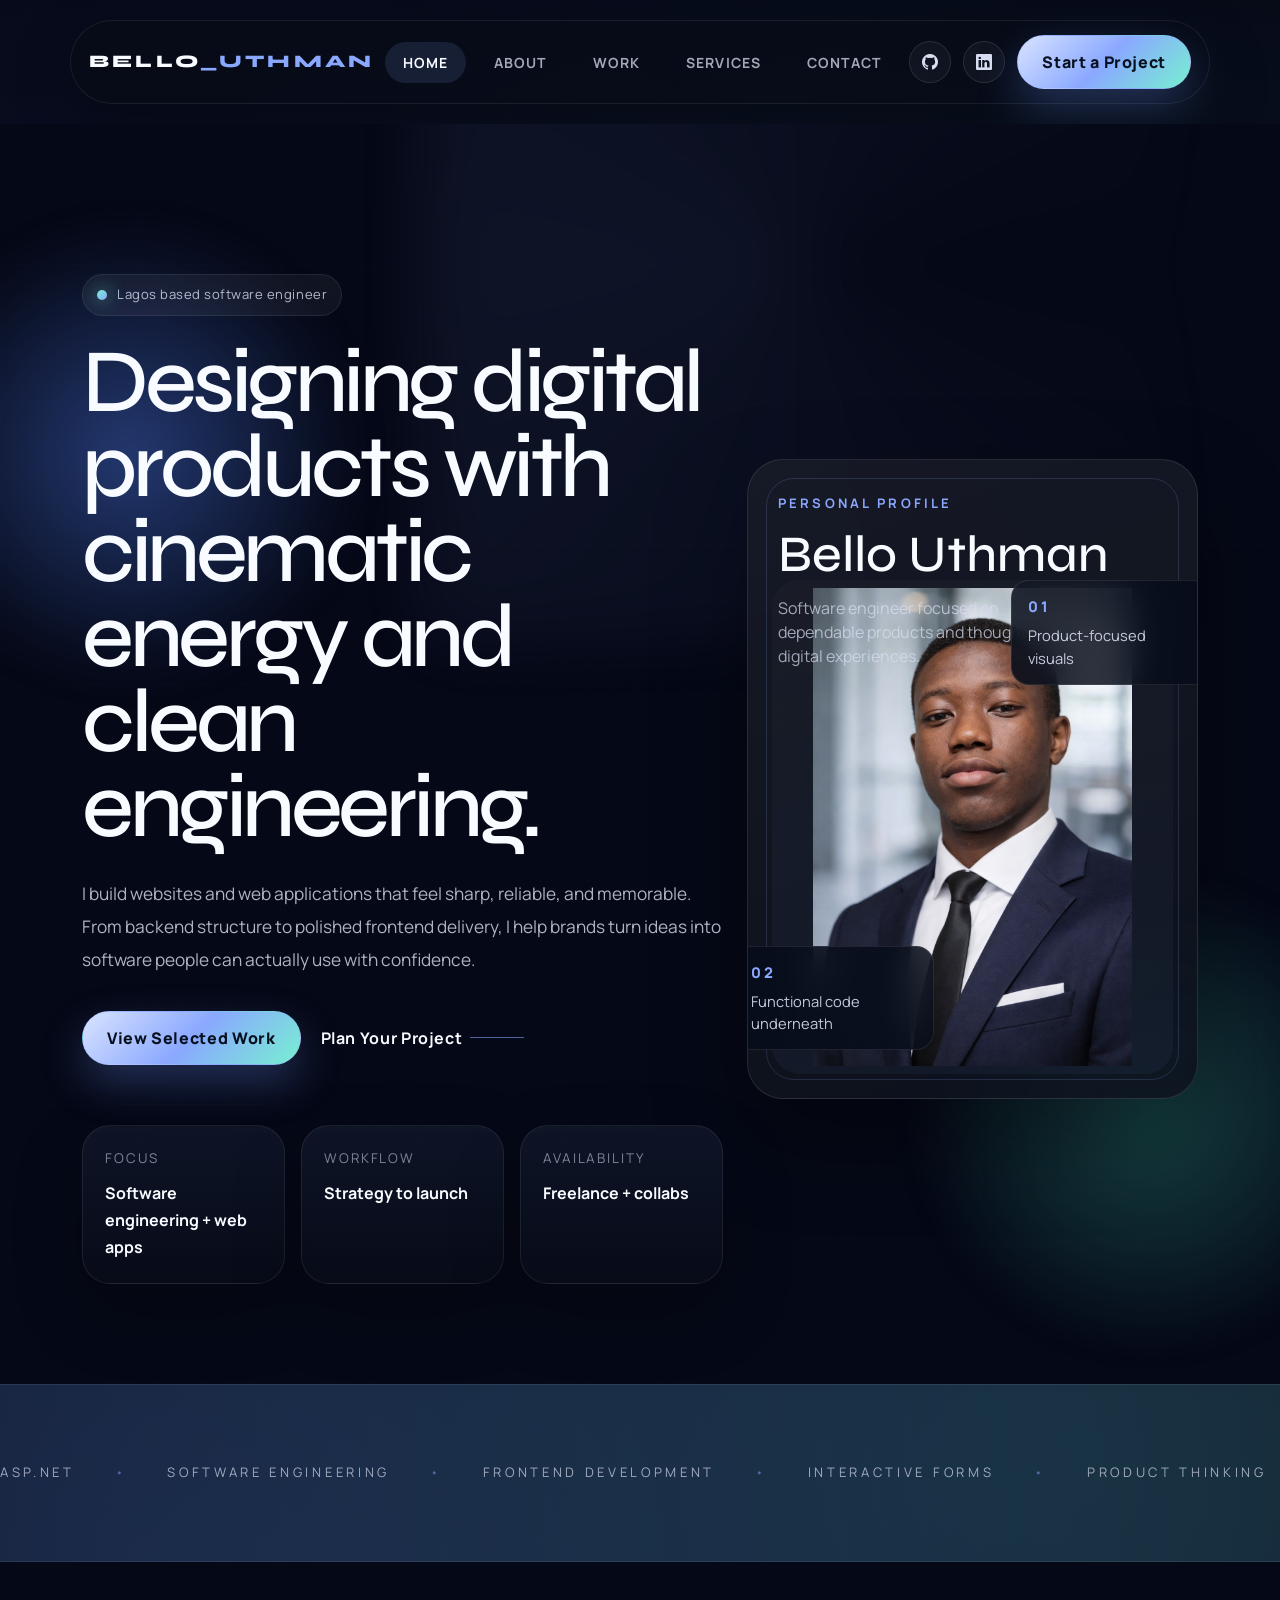
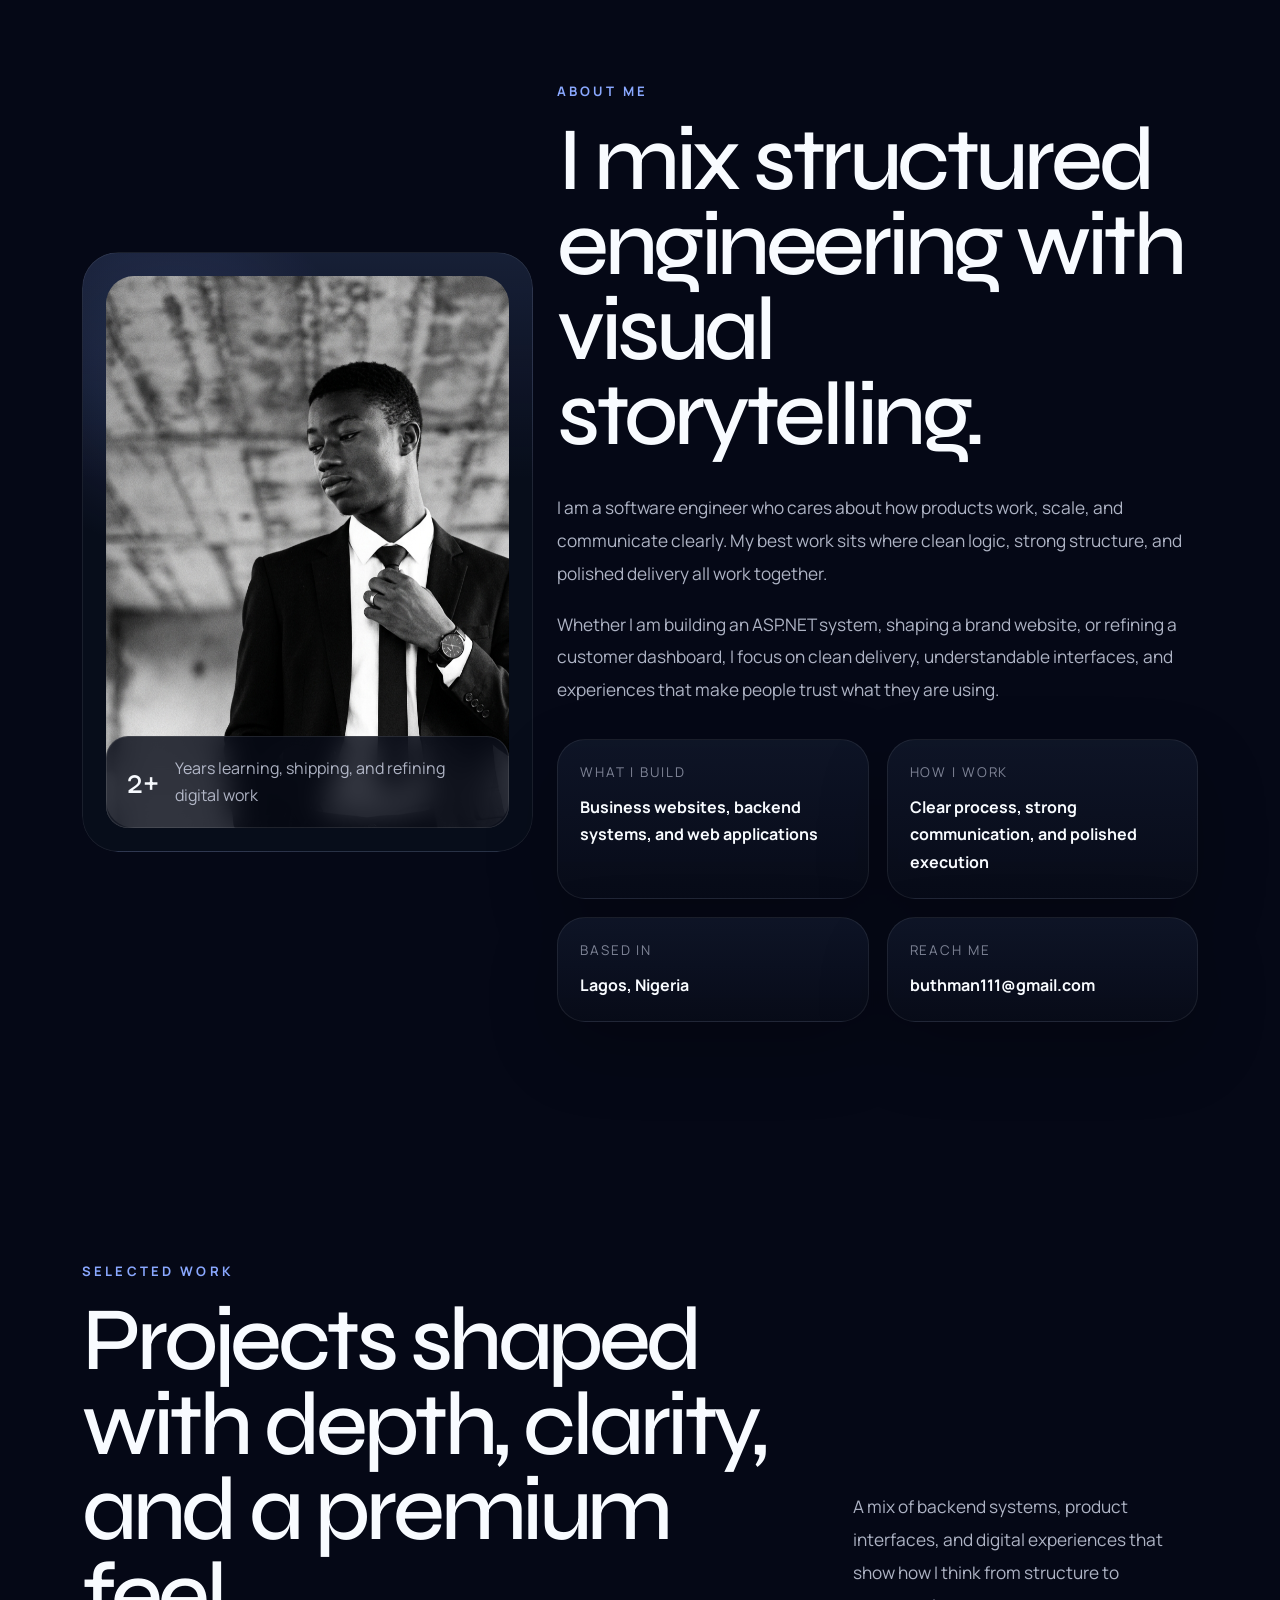
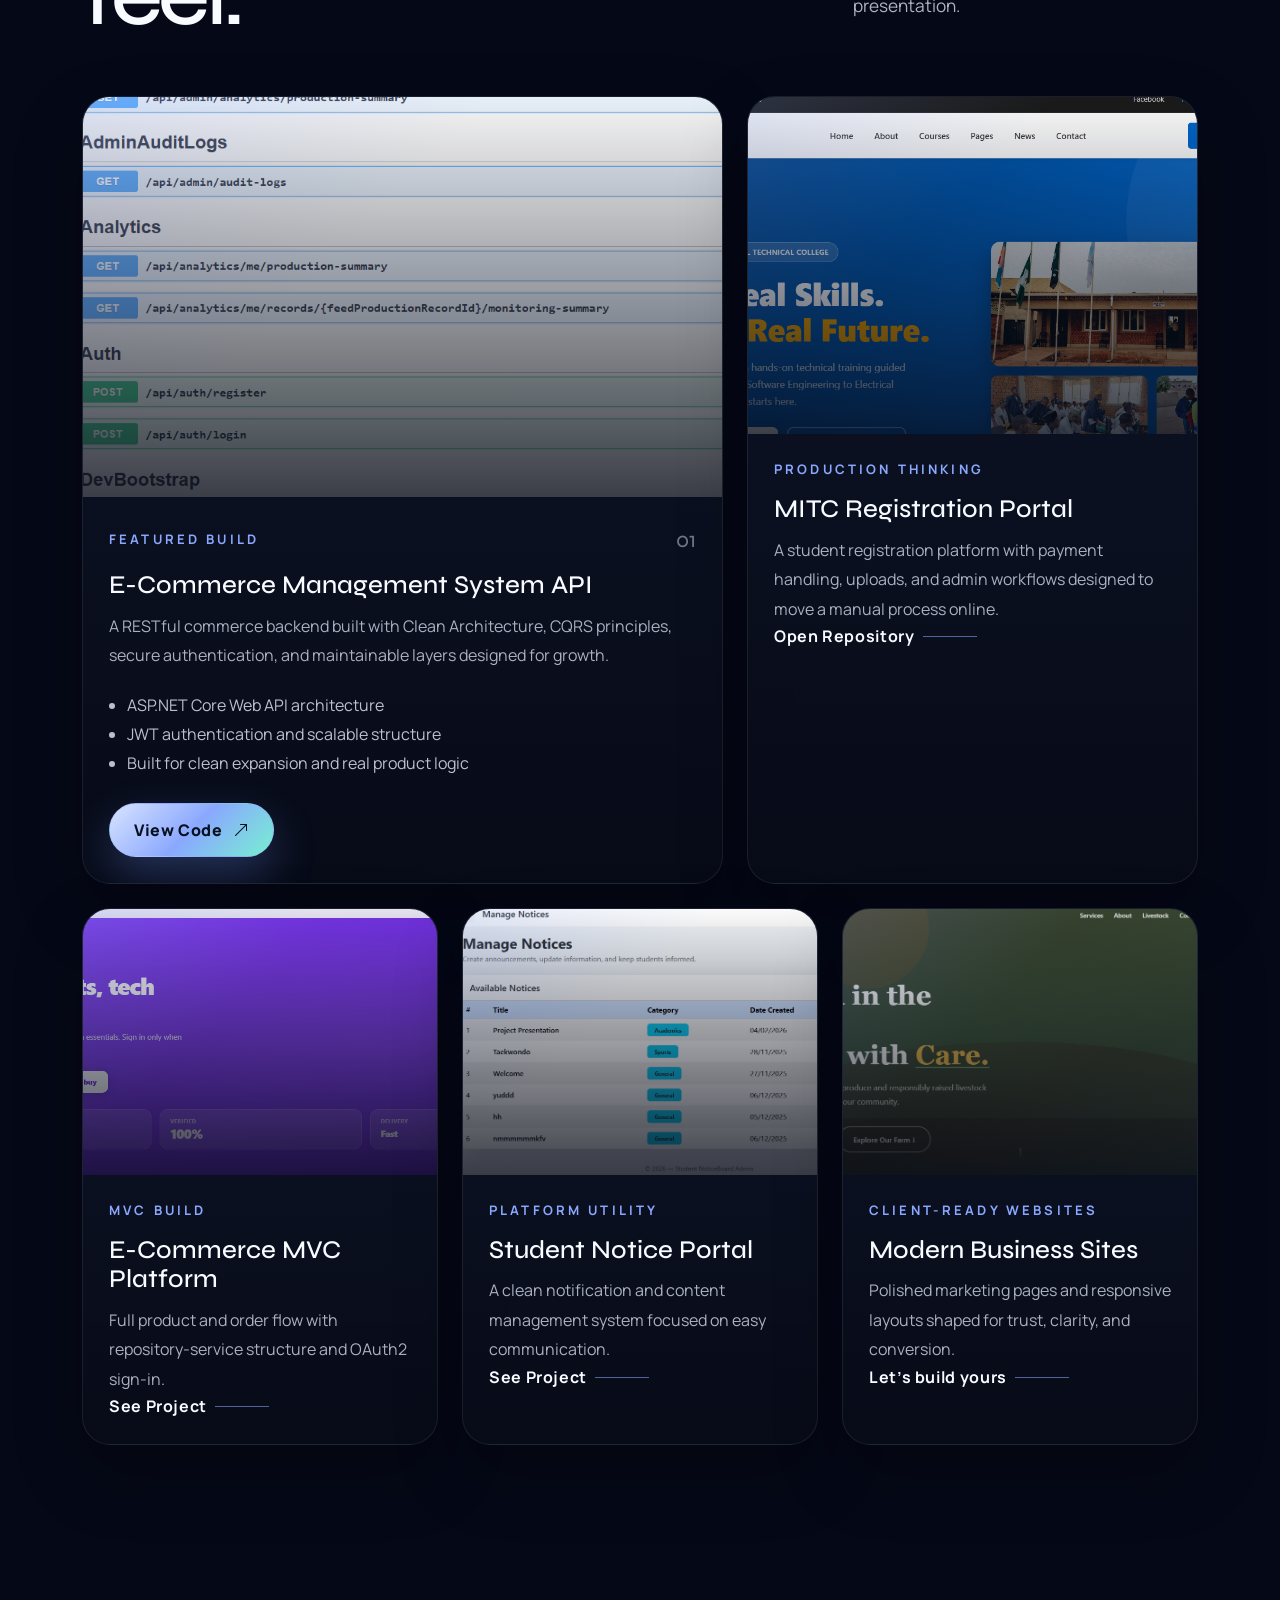
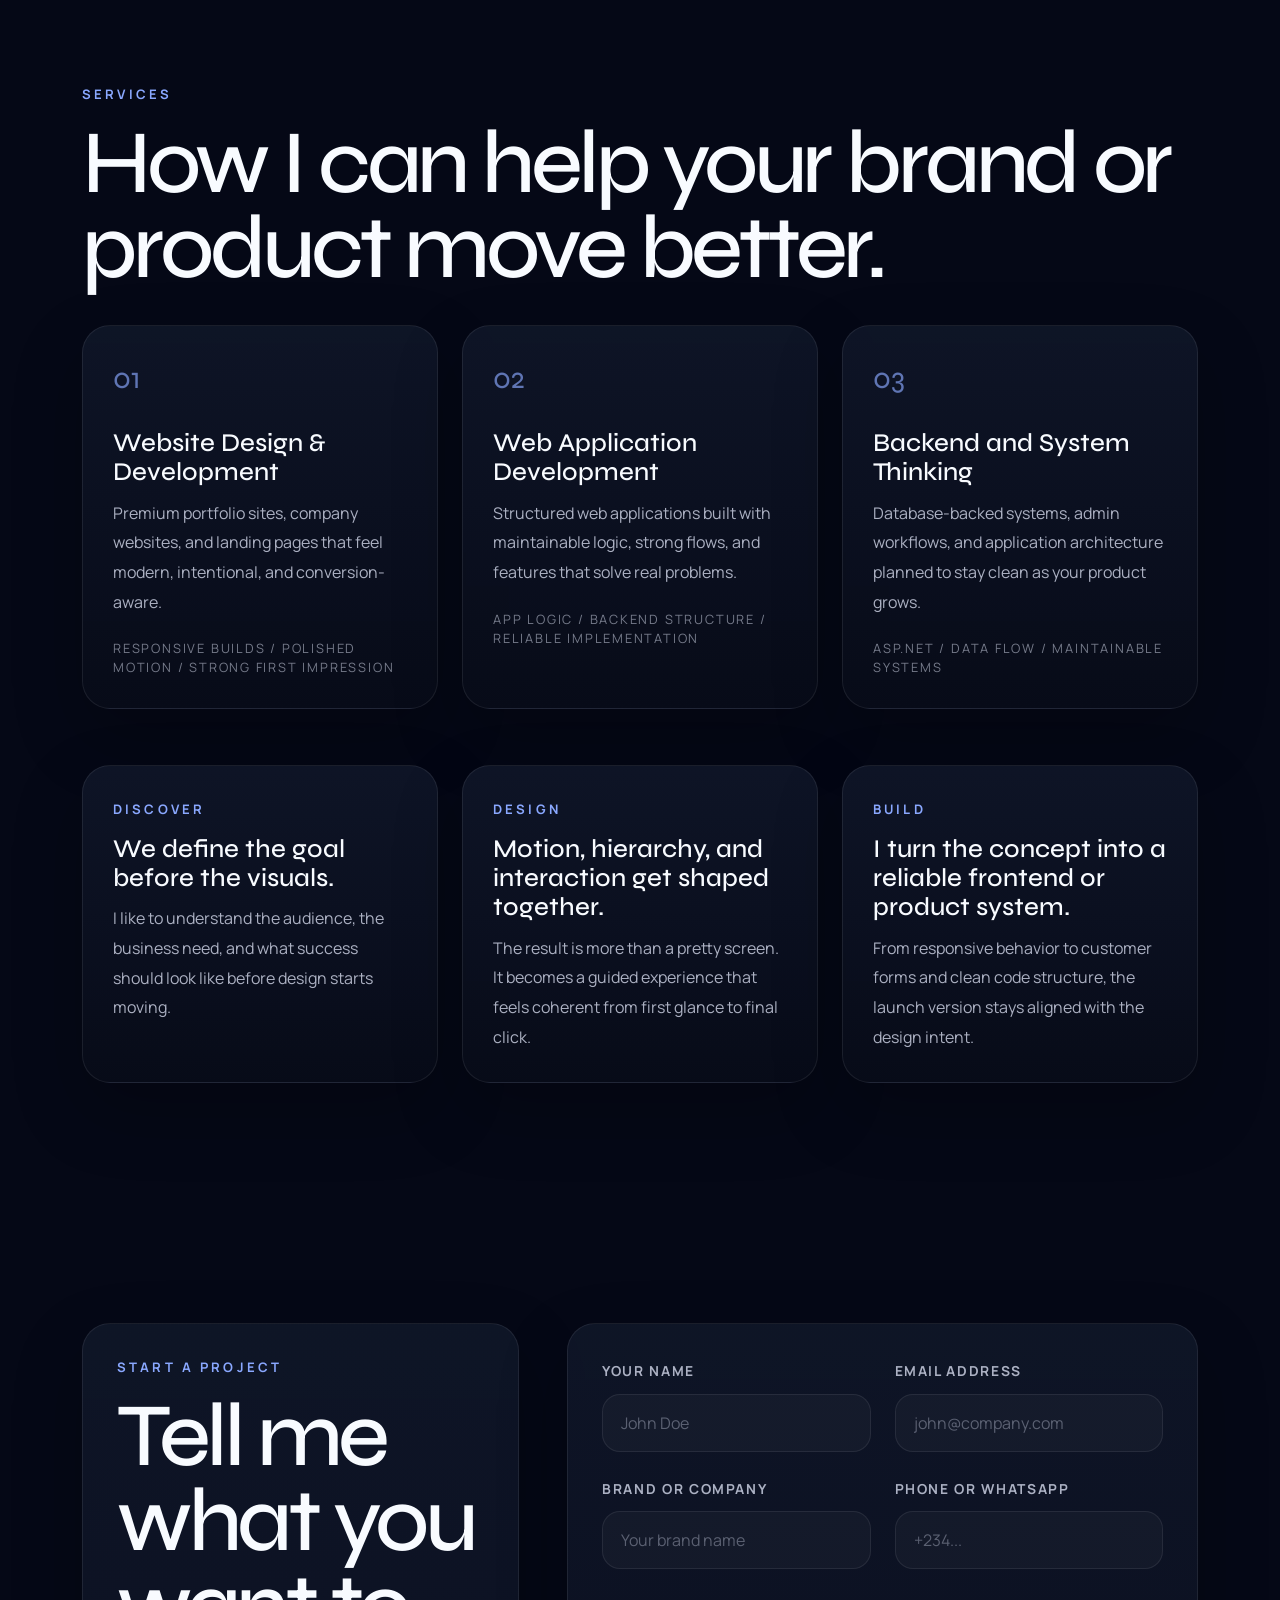
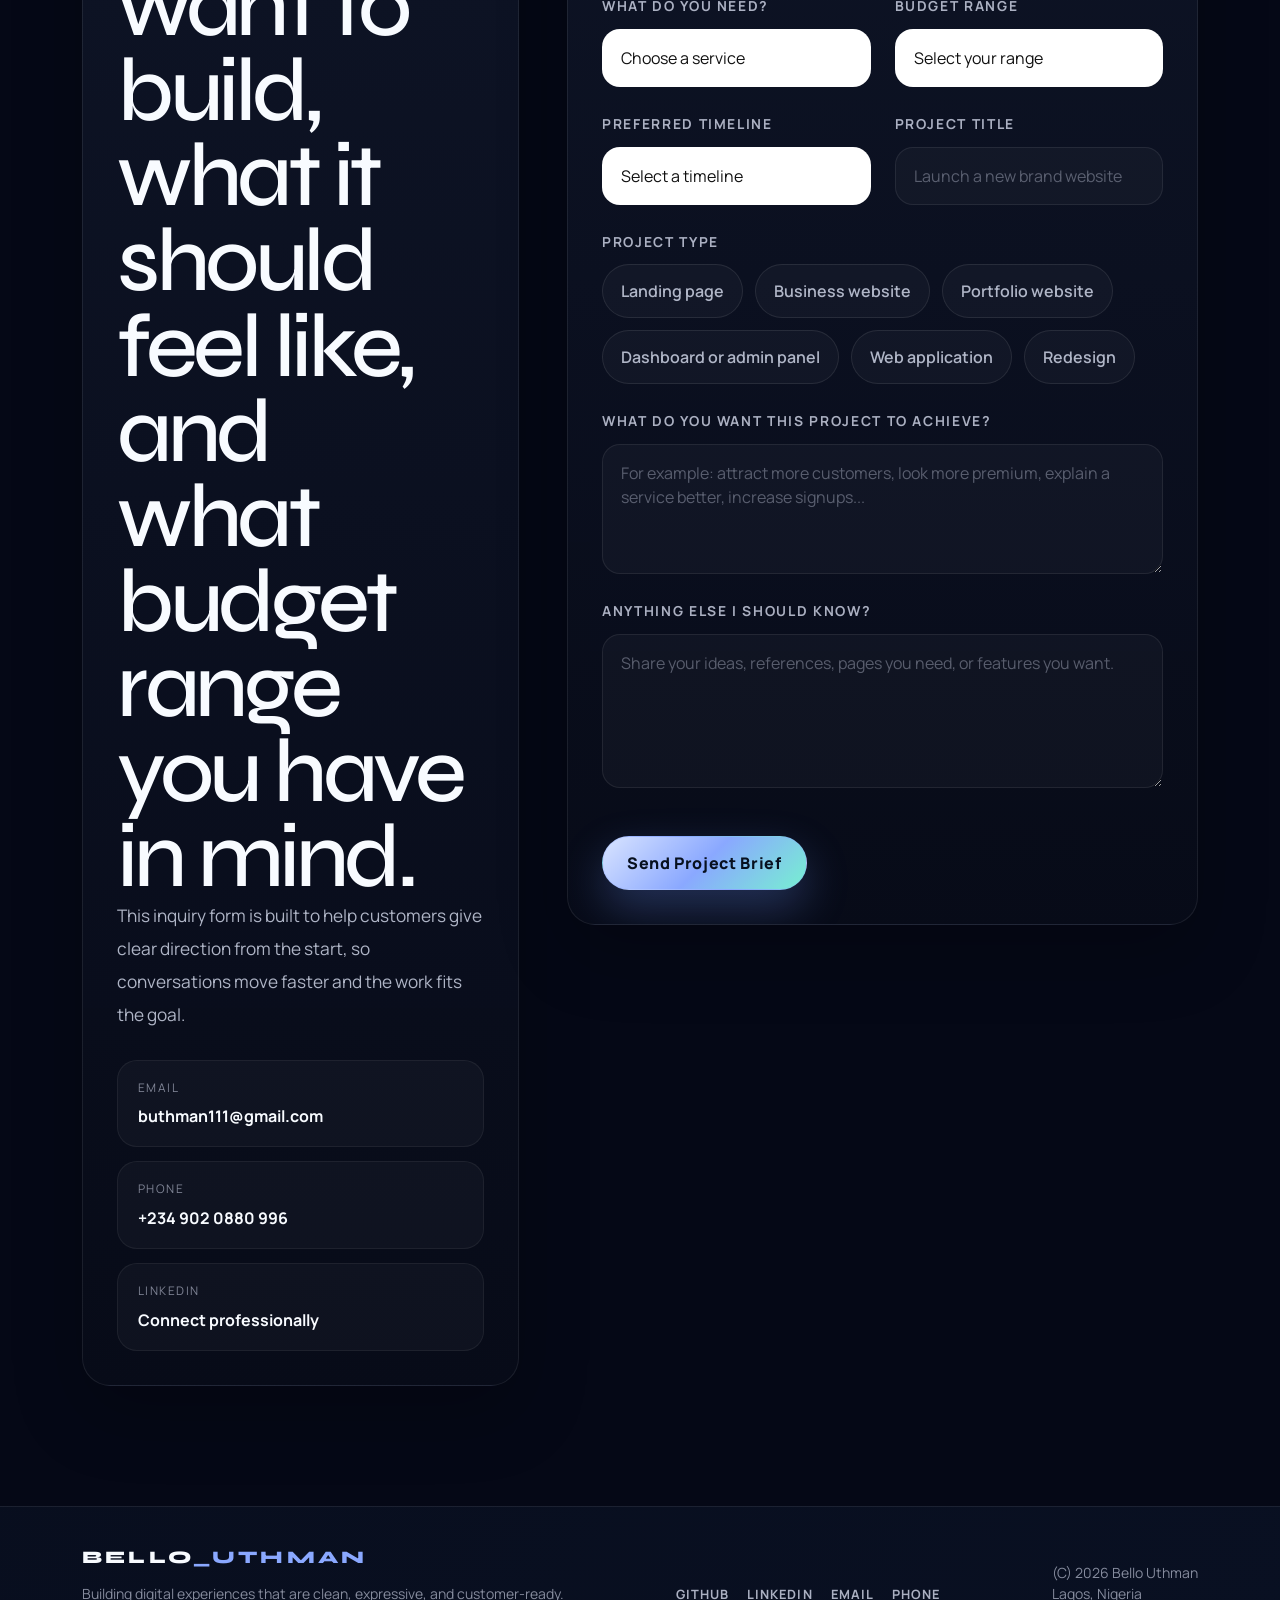
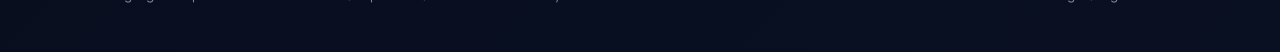
<file: index.html>
<!DOCTYPE html>
<html lang="en">

<head>
  <meta charset="utf-8">
  <meta content="width=device-width, initial-scale=1.0" name="viewport">
  <title>Bello Uthman | Software Developer</title>
  <meta name="description" content="Bello Uthman's portfolio showcasing software engineering, ASP.NET development, and interactive web projects.">
  <meta name="keywords" content="Bello Uthman, software engineer, ASP.NET developer, web developer, portfolio">

  <link href="assets/img/favicon.png" rel="icon">

  <link href="https://fonts.googleapis.com" rel="preconnect">
  <link href="https://fonts.gstatic.com" rel="preconnect" crossorigin>
  <link href="https://fonts.googleapis.com/css2?family=Manrope:wght@400;500;600;700;800&family=Syne:wght@500;700;800&display=swap" rel="stylesheet">

  <link href="assets/vendor/bootstrap/css/bootstrap.min.css" rel="stylesheet">
  <link href="assets/vendor/bootstrap-icons/bootstrap-icons.css" rel="stylesheet">
  <link href="assets/vendor/aos/aos.css" rel="stylesheet">
  <link href="assets/vendor/glightbox/css/glightbox.min.css" rel="stylesheet">
  <link href="assets/vendor/swiper/swiper-bundle.min.css" rel="stylesheet">
  <link href="assets/css/main.css" rel="stylesheet">
</head>

<body class="index-page motion-home">

  <header id="header" class="header site-header">
    <div class="container-fluid container-xl d-flex align-items-center justify-content-between header-shell">
      <a href="#hero" class="brand-mark">BELLO<span>_UTHMAN</span></a>

      <nav id="navmenu" class="navmenu">
        <ul>
          <li><a href="#hero" class="active">Home</a></li>
          <li><a href="#about">About</a></li>
          <li><a href="#portfolio">Work</a></li>
          <li><a href="#services">Services</a></li>
          <li><a href="#contact">Contact</a></li>
        </ul>
      </nav>

      <div class="header-actions d-none d-xl-flex align-items-center">
        <a href="https://github.com/anonimousbot" target="_blank" rel="noreferrer" class="header-social" aria-label="GitHub">
          <i class="bi bi-github"></i>
        </a>
        <a href="https://www.linkedin.com/in/bello-uthman-781828368/" target="_blank" rel="noreferrer" class="header-social" aria-label="LinkedIn">
          <i class="bi bi-linkedin"></i>
        </a>
        <a href="#contact" class="magnetic-btn nav-cta">Start a Project</a>
      </div>

      <i class="header-toggle d-xl-none bi bi-list"></i>
    </div>
  </header>

  <main class="main">

    <section id="hero" class="hero section motion-hero">
      <div class="hero-noise"></div>
      <div class="hero-grid"></div>
      <div class="hero-orb orb-one" data-parallax="0.12"></div>
      <div class="hero-orb orb-two" data-parallax="-0.08"></div>
      <div class="hero-beam" data-parallax="0.18"></div>

      <div class="container position-relative">
        <div class="row align-items-center gy-5">
          <div class="col-lg-7" data-aos="fade-right" data-aos-delay="100">
            <div class="hero-copy">
              <div class="eyebrow-chip">
                <span class="eyebrow-dot"></span>
                Lagos based software engineer
              </div>
              <h1>Designing digital products with cinematic energy and clean engineering.</h1>
              <p class="hero-description">
                I build websites and web applications that feel sharp, reliable, and memorable. From backend structure
                to polished frontend delivery, I help brands turn ideas into software people can actually use with confidence.
              </p>

              <div class="hero-actions">
                <a href="#portfolio" class="magnetic-btn primary-action">View Selected Work</a>
                <a href="#contact" class="secondary-action">Plan Your Project</a>
              </div>

              <div class="hero-meta row g-3">
                <div class="col-sm-4">
                  <div class="meta-card reveal-fade">
                    <span>Focus</span>
                    <strong>Software engineering + web apps</strong>
                  </div>
                </div>
                <div class="col-sm-4">
                  <div class="meta-card reveal-fade">
                    <span>Workflow</span>
                    <strong>Strategy to launch</strong>
                  </div>
                </div>
                <div class="col-sm-4">
                  <div class="meta-card reveal-fade">
                    <span>Availability</span>
                    <strong>Freelance + collabs</strong>
                  </div>
                </div>
              </div>
            </div>
          </div>

          <div class="col-lg-5" data-aos="fade-left" data-aos-delay="200">
            <div class="hero-stage" data-tilt>
              <div class="hero-stage-frame"></div>
              <div class="hero-stage-copy">
                <span class="stage-label">Personal profile</span>
                <h2>Bello Uthman</h2>
                <p>Software engineer focused on dependable products and thoughtful digital experiences.</p>
              </div>
              <img src="assets/img/person/file_00000000bd8872439685cb664a01ad45.png" alt="Portrait of Bello Uthman" class="hero-portrait">
              <div class="floating-note note-top">
                <span>01</span>
                Product-focused visuals
              </div>
              <div class="floating-note note-bottom">
                <span>02</span>
                Functional code underneath
              </div>
            </div>
          </div>
        </div>
      </div>

    </section>

    <section class="motion-ticker">
      <div class="ticker-track">
        <span>ASP.NET</span>
        <span>Software Engineering</span>
        <span>Frontend Development</span>
        <span>Interactive Forms</span>
        <span>Product Thinking</span>
        <span>Brand Websites</span>
        <span>Web Apps</span>
        <span>SQL Server</span>
        <span>Customer Experience</span>
      </div>
    </section>

    <section id="about" class="section story-section">
      <div class="container">
        <div class="row align-items-center gy-5">
          <div class="col-lg-5" data-aos="zoom-in" data-aos-delay="100">
            <div class="story-portrait-wrap" data-tilt>
              <div class="story-portrait-shape"></div>
              <img src="assets/img/person/IMG_20260504_110347_328.png" alt="Bello Uthman standing in a suit" class="story-portrait">
              <div class="story-badge">
                <span class="badge-number">2+</span>
                <span class="badge-text">Years learning, shipping, and refining digital work</span>
              </div>
            </div>
          </div>

          <div class="col-lg-7" data-aos="fade-left" data-aos-delay="200">
            <div class="section-intro">
              <p class="section-kicker">About me</p>
              <h2>I mix structured engineering with visual storytelling.</h2>
            </div>

            <div class="story-copy">
              <p>
                I am a software engineer who cares about how products work, scale, and communicate clearly.
                My best work sits where clean logic, strong structure, and polished delivery all work together.
              </p>
              <p>
                Whether I am building an ASP.NET system, shaping a brand website, or refining a customer dashboard, I focus on
                clean delivery, understandable interfaces, and experiences that make people trust what they are using.
              </p>
            </div>

            <div class="insight-grid">
              <div class="insight-card reveal-fade">
                <span class="insight-label">What I build</span>
                <strong>Business websites, backend systems, and web applications</strong>
              </div>
              <div class="insight-card reveal-fade">
                <span class="insight-label">How I work</span>
                <strong>Clear process, strong communication, and polished execution</strong>
              </div>
              <div class="insight-card reveal-fade">
                <span class="insight-label">Based in</span>
                <strong>Lagos, Nigeria</strong>
              </div>
              <div class="insight-card reveal-fade">
                <span class="insight-label">Reach me</span>
                <strong>buthman111@gmail.com</strong>
              </div>
            </div>
          </div>
        </div>
      </div>
    </section>

    <section id="portfolio" class="section works-section">
      <div class="container">
        <div class="section-heading d-flex flex-column flex-lg-row align-items-lg-end justify-content-between gap-4">
          <div>
            <p class="section-kicker">Selected work</p>
            <h2>Projects shaped with depth, clarity, and a premium feel.</h2>
          </div>
          <p class="section-support">
            A mix of backend systems, product interfaces, and digital experiences that show how I think from structure to presentation.
          </p>
        </div>

        <div class="row g-4 project-grid">
          <div class="col-lg-7">
            <article class="project-panel project-featured reveal-fade" data-tilt>
              <div class="project-media">
                <img src="assets/img/portfolio/EMSAPI.png" alt="E-Commerce API project visual" class="img-fluid">
                <div class="project-overlay"></div>
              </div>
              <div class="project-content">
                <div class="project-topline">
                  <span class="project-tag">Featured build</span>
                  <span class="project-index">01</span>
                </div>
                <h3>E-Commerce Management System API</h3>
                <p>
                  A RESTful commerce backend built with Clean Architecture, CQRS principles, secure authentication, and
                  maintainable layers designed for growth.
                </p>
                <ul class="project-points">
                  <li>ASP.NET Core Web API architecture</li>
                  <li>JWT authentication and scalable structure</li>
                  <li>Built for clean expansion and real product logic</li>
                </ul>
                <div class="project-actions">
                  <a href="https://github.com/anonimousbot/Ecommerce_Management_System" target="_blank" rel="noreferrer" class="project-link-button">
                    View Code
                    <i class="bi bi-arrow-up-right"></i>
                  </a>
                </div>
              </div>
            </article>
          </div>

          <div class="col-lg-5">
            <article class="project-panel project-stack reveal-fade" data-tilt>
              <div class="project-media compact">
                <img src="assets/img/portfolio/MiTc portal.png" alt="MITC registration portal visual" class="img-fluid">
                <div class="project-overlay"></div>
              </div>
              <div class="project-content compact">
                <span class="project-tag">Production thinking</span>
                <h3>MITC Registration Portal</h3>
                <p>
                  A student registration platform with payment handling, uploads, and admin workflows designed to move a manual process online.
                </p>
                <a href="https://github.com/anonimousbot/Mitc_Registration_Portal" target="_blank" rel="noreferrer" class="inline-link">Open Repository</a>
              </div>
            </article>
          </div>

          <div class="col-lg-4 col-md-6">
            <article class="project-panel project-compact reveal-fade" data-tilt>
              <div class="project-media compact">
                <img src="assets/img/portfolio/EMS_Part1.png" alt="E-commerce MVC visual" class="img-fluid">
                <div class="project-overlay"></div>
              </div>
              <div class="project-content compact">
                <span class="project-tag">MVC build</span>
                <h3>E-Commerce MVC Platform</h3>
                <p>Full product and order flow with repository-service structure and OAuth2 sign-in.</p>
                <a href="https://github.com/anonimousbot/MyECommerce_ManagementSystem_Using_ASP.NET" target="_blank" rel="noreferrer" class="inline-link">See Project</a>
              </div>
            </article>
          </div>

          <div class="col-lg-4 col-md-6">
            <article class="project-panel project-compact reveal-fade" data-tilt>
              <div class="project-media compact">
                <img src="assets/img/portfolio/NoticePortal.png" alt="Student notice portal visual" class="img-fluid">
                <div class="project-overlay"></div>
              </div>
              <div class="project-content compact">
                <span class="project-tag">Platform utility</span>
                <h3>Student Notice Portal</h3>
                <p>A clean notification and content management system focused on easy communication.</p>
                <a href="https://github.com/anonimousbot/StudentNoticePortal" target="_blank" rel="noreferrer" class="inline-link">See Project</a>
              </div>
            </article>
          </div>

          <div class="col-lg-4 col-md-12">
            <article class="project-panel project-compact reveal-fade" data-tilt>
              <div class="project-media compact">
                <img src="assets/img/portfolio/Mubok_Farm.png" alt="Business website project visual" class="img-fluid">
                <div class="project-overlay"></div>
              </div>
              <div class="project-content compact">
                <span class="project-tag">Client-ready websites</span>
                <h3>Modern Business Sites</h3>
                <p>Polished marketing pages and responsive layouts shaped for trust, clarity, and conversion.</p>
                <a href="#contact" class="inline-link">Let’s build yours</a>
              </div>
            </article>
          </div>
        </div>
      </div>
    </section>

    <section id="services" class="section services-section">
      <div class="container">
        <div class="section-heading">
          <p class="section-kicker">Services</p>
          <h2>How I can help your brand or product move better.</h2>
        </div>

        <div class="row g-4">
          <div class="col-lg-4 col-md-6" data-aos="fade-up" data-aos-delay="100">
            <article class="service-panel reveal-fade">
              <div class="service-index">01</div>
              <h3>Website Design & Development</h3>
              <p>Premium portfolio sites, company websites, and landing pages that feel modern, intentional, and conversion-aware.</p>
              <span class="service-detail">Responsive builds / polished motion / strong first impression</span>
            </article>
          </div>

          <div class="col-lg-4 col-md-6" data-aos="fade-up" data-aos-delay="200">
            <article class="service-panel reveal-fade">
              <div class="service-index">02</div>
              <h3>Web Application Development</h3>
              <p>Structured web applications built with maintainable logic, strong flows, and features that solve real problems.</p>
              <span class="service-detail">App logic / backend structure / reliable implementation</span>
            </article>
          </div>

          <div class="col-lg-4 col-md-6" data-aos="fade-up" data-aos-delay="300">
            <article class="service-panel reveal-fade">
              <div class="service-index">03</div>
              <h3>Backend and System Thinking</h3>
              <p>Database-backed systems, admin workflows, and application architecture planned to stay clean as your product grows.</p>
              <span class="service-detail">ASP.NET / data flow / maintainable systems</span>
            </article>
          </div>
        </div>

        <div class="process-strip row g-4 align-items-stretch">
          <div class="col-lg-4">
            <div class="process-card reveal-fade">
              <span class="process-step">Discover</span>
              <h3>We define the goal before the visuals.</h3>
              <p>I like to understand the audience, the business need, and what success should look like before design starts moving.</p>
            </div>
          </div>
          <div class="col-lg-4">
            <div class="process-card reveal-fade">
              <span class="process-step">Design</span>
              <h3>Motion, hierarchy, and interaction get shaped together.</h3>
              <p>The result is more than a pretty screen. It becomes a guided experience that feels coherent from first glance to final click.</p>
            </div>
          </div>
          <div class="col-lg-4">
            <div class="process-card reveal-fade">
              <span class="process-step">Build</span>
              <h3>I turn the concept into a reliable frontend or product system.</h3>
              <p>From responsive behavior to customer forms and clean code structure, the launch version stays aligned with the design intent.</p>
            </div>
          </div>
        </div>
      </div>
    </section>

    <section id="contact" class="section contact-section">
      <div class="container">
        <div class="row g-4 g-lg-5">
          <div class="col-lg-5" data-aos="fade-right" data-aos-delay="100">
            <div class="contact-panel reveal-fade">
              <p class="section-kicker">Start a project</p>
              <h2>Tell me what you want to build, what it should feel like, and what budget range you have in mind.</h2>
              <p class="contact-intro">
                This inquiry form is built to help customers give clear direction from the start, so conversations move faster and the work fits the goal.
              </p>

              <div class="contact-methods">
                <a href="mailto:buthman111@gmail.com" class="contact-method">
                  <span>Email</span>
                  <strong>buthman111@gmail.com</strong>
                </a>
                <a href="tel:+2349020880996" class="contact-method">
                  <span>Phone</span>
                  <strong>+234 902 0880 996</strong>
                </a>
                <a href="https://www.linkedin.com/in/bello-uthman-781828368/" target="_blank" rel="noreferrer" class="contact-method">
                  <span>LinkedIn</span>
                  <strong>Connect professionally</strong>
                </a>
              </div>
            </div>
          </div>

          <div class="col-lg-7" data-aos="fade-left" data-aos-delay="200">
            <div class="brief-form-wrap reveal-fade">
              <form id="contactForm" class="brief-form" action="https://formsubmit.co/buthman111@gmail.com" method="POST">
                <input type="hidden" name="_captcha" value="false">
                <input type="hidden" name="_template" value="table">
                <input type="hidden" name="_subject" id="formSubject" value="Portfolio Inquiry">
                <input type="hidden" name="_next" id="formNext" value="">
                <input type="text" name="_honey" style="display:none">
                <input type="hidden" name="project_scope" id="projectScopeSummary" value="Not specified">
                <div class="row g-4">
                  <div class="col-md-6">
                    <label class="form-label" for="name">Your name</label>
                    <input class="form-control" id="name" name="name" type="text" placeholder="John Doe" required>
                  </div>

                  <div class="col-md-6">
                    <label class="form-label" for="email">Email address</label>
                    <input class="form-control" id="email" name="email" type="email" placeholder="john@company.com" required>
                  </div>

                  <div class="col-md-6">
                    <label class="form-label" for="company">Brand or company</label>
                    <input class="form-control" id="company" name="company" type="text" placeholder="Your brand name">
                  </div>

                  <div class="col-md-6">
                    <label class="form-label" for="phone">Phone or WhatsApp</label>
                    <input class="form-control" id="phone" name="phone" type="text" placeholder="+234...">
                  </div>

                  <div class="col-md-6">
                    <label class="form-label" for="service_interest">What do you need?</label>
                    <select class="form-select" id="service_interest" name="service_interest" required>
                      <option value="">Choose a service</option>
                      <option value="Website design and development">Website design and development</option>
                      <option value="Web application development">Web application development</option>
                      <option value="Dashboard or admin panel">Dashboard or admin panel</option>
                      <option value="Portfolio website">Portfolio website</option>
                      <option value="Full product build">Full product build</option>
                    </select>
                  </div>

                  <div class="col-md-6">
                    <label class="form-label" for="budget">Budget range</label>
                    <select class="form-select" id="budget" name="budget" required>
                      <option value="">Select your range</option>
                      <option value="Below NGN 150,000">Below NGN 150,000</option>
                      <option value="NGN 150,000 - NGN 300,000">NGN 150,000 - NGN 300,000</option>
                      <option value="NGN 300,000 - NGN 700,000">NGN 300,000 - NGN 700,000</option>
                      <option value="NGN 700,000 - NGN 1,500,000">NGN 700,000 - NGN 1,500,000</option>
                      <option value="Above NGN 1,500,000">Above NGN 1,500,000</option>
                    </select>
                  </div>

                  <div class="col-md-6">
                    <label class="form-label" for="timeline">Preferred timeline</label>
                    <select class="form-select" id="timeline" name="timeline" required>
                      <option value="">Select a timeline</option>
                      <option value="ASAP">ASAP</option>
                      <option value="2 to 4 weeks">2 to 4 weeks</option>
                      <option value="1 to 2 months">1 to 2 months</option>
                      <option value="Flexible">Flexible</option>
                    </select>
                  </div>

                  <div class="col-md-6">
                    <label class="form-label" for="subject">Project title</label>
                    <input class="form-control" id="subject" name="subject" type="text" placeholder="Launch a new brand website" required>
                  </div>

                  <div class="col-12">
                    <label class="form-label">Project type</label>
                    <div class="scope-options">
                      <label class="scope-pill">
                        <input type="checkbox" name="project_scope[]" value="Landing page">
                        <span>Landing page</span>
                      </label>
                      <label class="scope-pill">
                        <input type="checkbox" name="project_scope[]" value="Business website">
                        <span>Business website</span>
                      </label>
                      <label class="scope-pill">
                        <input type="checkbox" name="project_scope[]" value="Portfolio website">
                        <span>Portfolio website</span>
                      </label>
                      <label class="scope-pill">
                        <input type="checkbox" name="project_scope[]" value="Dashboard or admin panel">
                        <span>Dashboard or admin panel</span>
                      </label>
                      <label class="scope-pill">
                        <input type="checkbox" name="project_scope[]" value="Web application">
                        <span>Web application</span>
                      </label>
                      <label class="scope-pill">
                        <input type="checkbox" name="project_scope[]" value="Redesign">
                        <span>Redesign</span>
                      </label>
                    </div>
                  </div>

                  <div class="col-12">
                    <label class="form-label" for="project_goals">What do you want this project to achieve?</label>
                    <textarea class="form-control" id="project_goals" name="project_goals" rows="4" placeholder="For example: attract more customers, look more premium, explain a service better, increase signups..." required></textarea>
                  </div>

                  <div class="col-12">
                    <label class="form-label" for="message">Anything else I should know?</label>
                    <textarea class="form-control" id="message" name="message" rows="5" placeholder="Share your ideas, references, pages you need, or features you want."></textarea>
                  </div>

                  <div class="col-12">
                    <div id="formStatus" class="form-status" aria-live="polite"></div>
                  </div>

                  <div class="col-12 d-flex flex-column flex-sm-row align-items-sm-center gap-3">
                    <button type="submit" class="magnetic-btn primary-action submit-action">Send Project Brief</button>
                  </div>
                </div>
              </form>
            </div>
          </div>
        </div>
      </div>
    </section>

  </main>

  <footer id="footer" class="footer position-relative">
    <div class="container">
      <div class="footer-shell">
        <div>
          <a href="#hero" class="brand-mark footer-brand">BELLO<span>_UTHMAN</span></a>
          <p class="footer-copy">Building digital experiences that are clean, expressive, and customer-ready.</p>
        </div>

        <div class="footer-links">
          <a href="https://github.com/anonimousbot" target="_blank" rel="noreferrer">GitHub</a>
          <a href="https://www.linkedin.com/in/bello-uthman-781828368/" target="_blank" rel="noreferrer">LinkedIn</a>
          <a href="mailto:buthman111@gmail.com">Email</a>
          <a href="tel:+2349020880996">Phone</a>
        </div>

        <div class="footer-meta">
          <p>(C) 2026 Bello Uthman</p>
          <span>Lagos, Nigeria</span>
        </div>
      </div>
    </div>
  </footer>

  <a href="#" id="scroll-top" class="scroll-top d-flex align-items-center justify-content-center">
    <i class="bi bi-arrow-up-short"></i>
  </a>

  <div id="preloader"></div>

  <script src="assets/vendor/bootstrap/js/bootstrap.bundle.min.js"></script>
  <script src="assets/vendor/aos/aos.js"></script>
  <script src="assets/vendor/typed.js/typed.umd.js"></script>
  <script src="assets/vendor/purecounter/purecounter_vanilla.js"></script>
  <script src="assets/vendor/waypoints/noframework.waypoints.js"></script>
  <script src="assets/vendor/isotope-layout/isotope.pkgd.min.js"></script>
  <script src="assets/vendor/imagesloaded/imagesloaded.pkgd.min.js"></script>
  <script src="assets/vendor/glightbox/js/glightbox.min.js"></script>
  <script src="assets/vendor/swiper/swiper-bundle.min.js"></script>
  <script src="assets/js/main.js"></script>

</body>

</html>
</file>
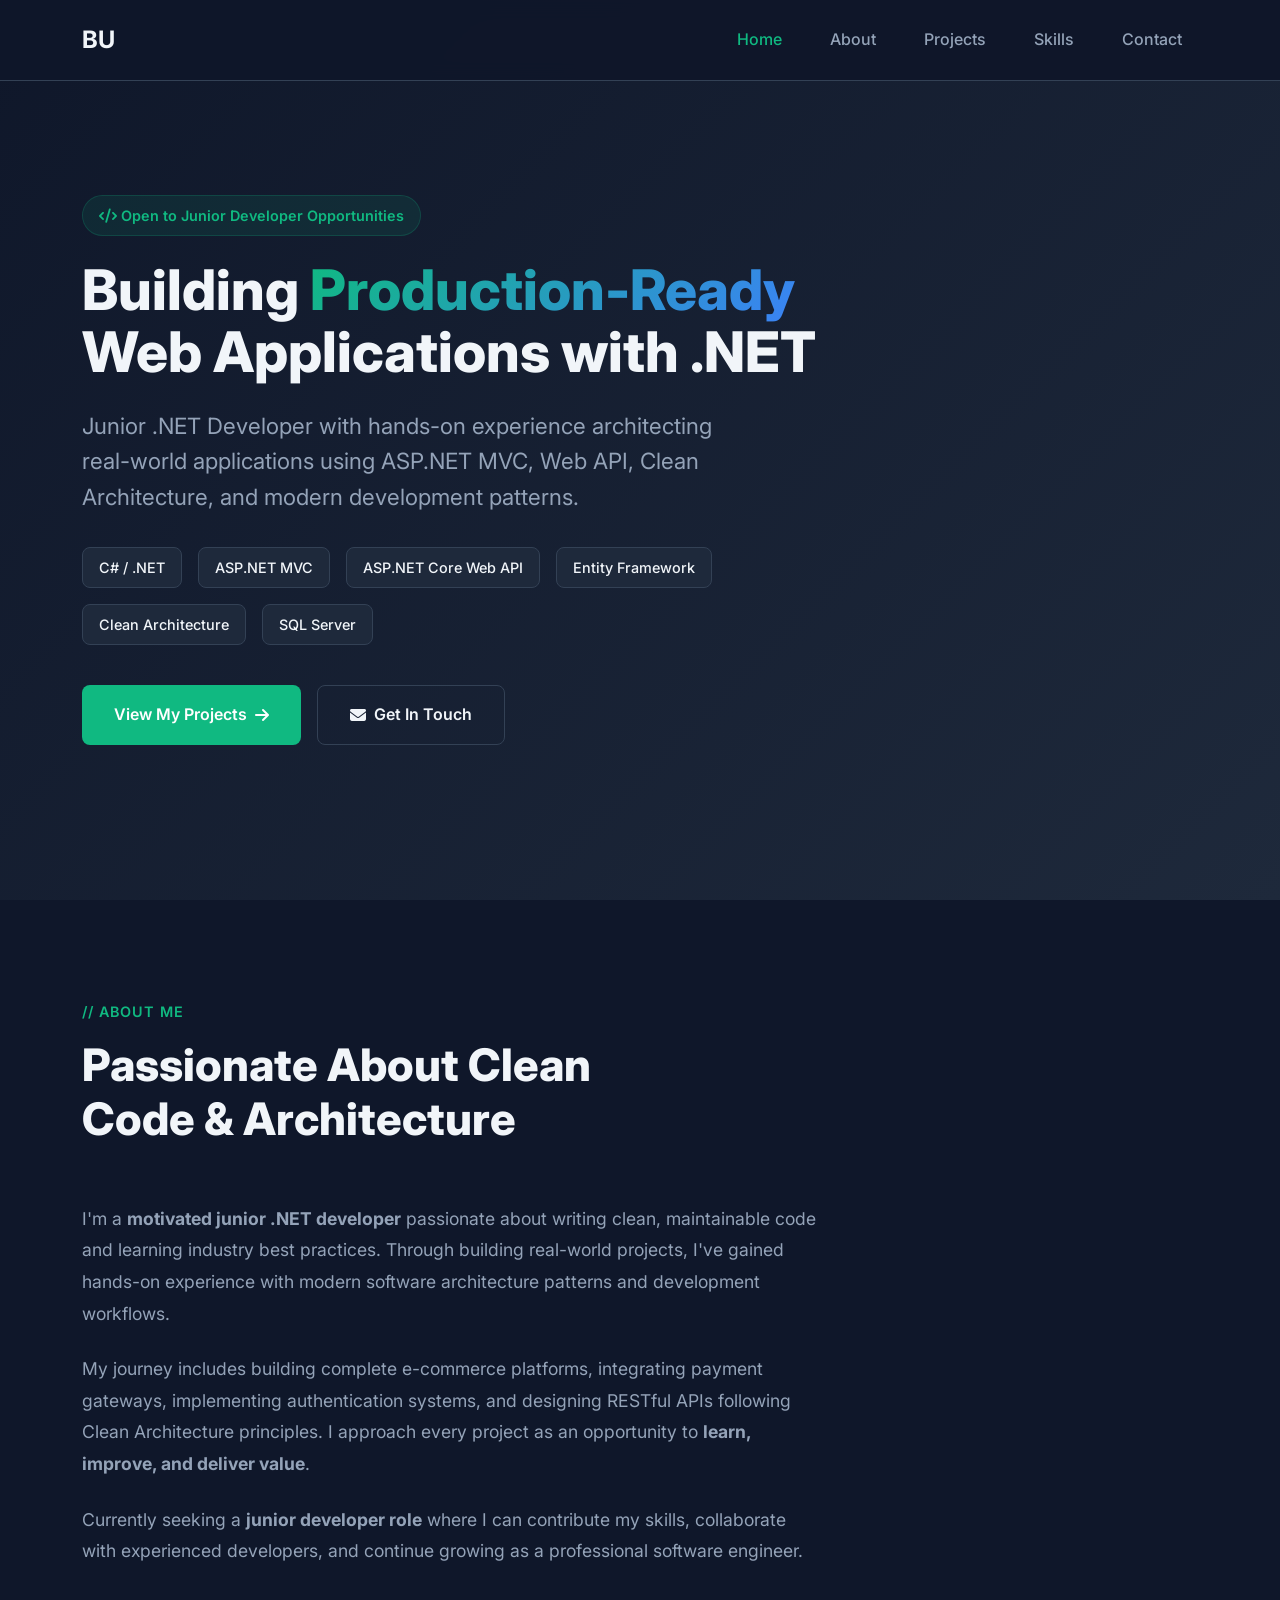
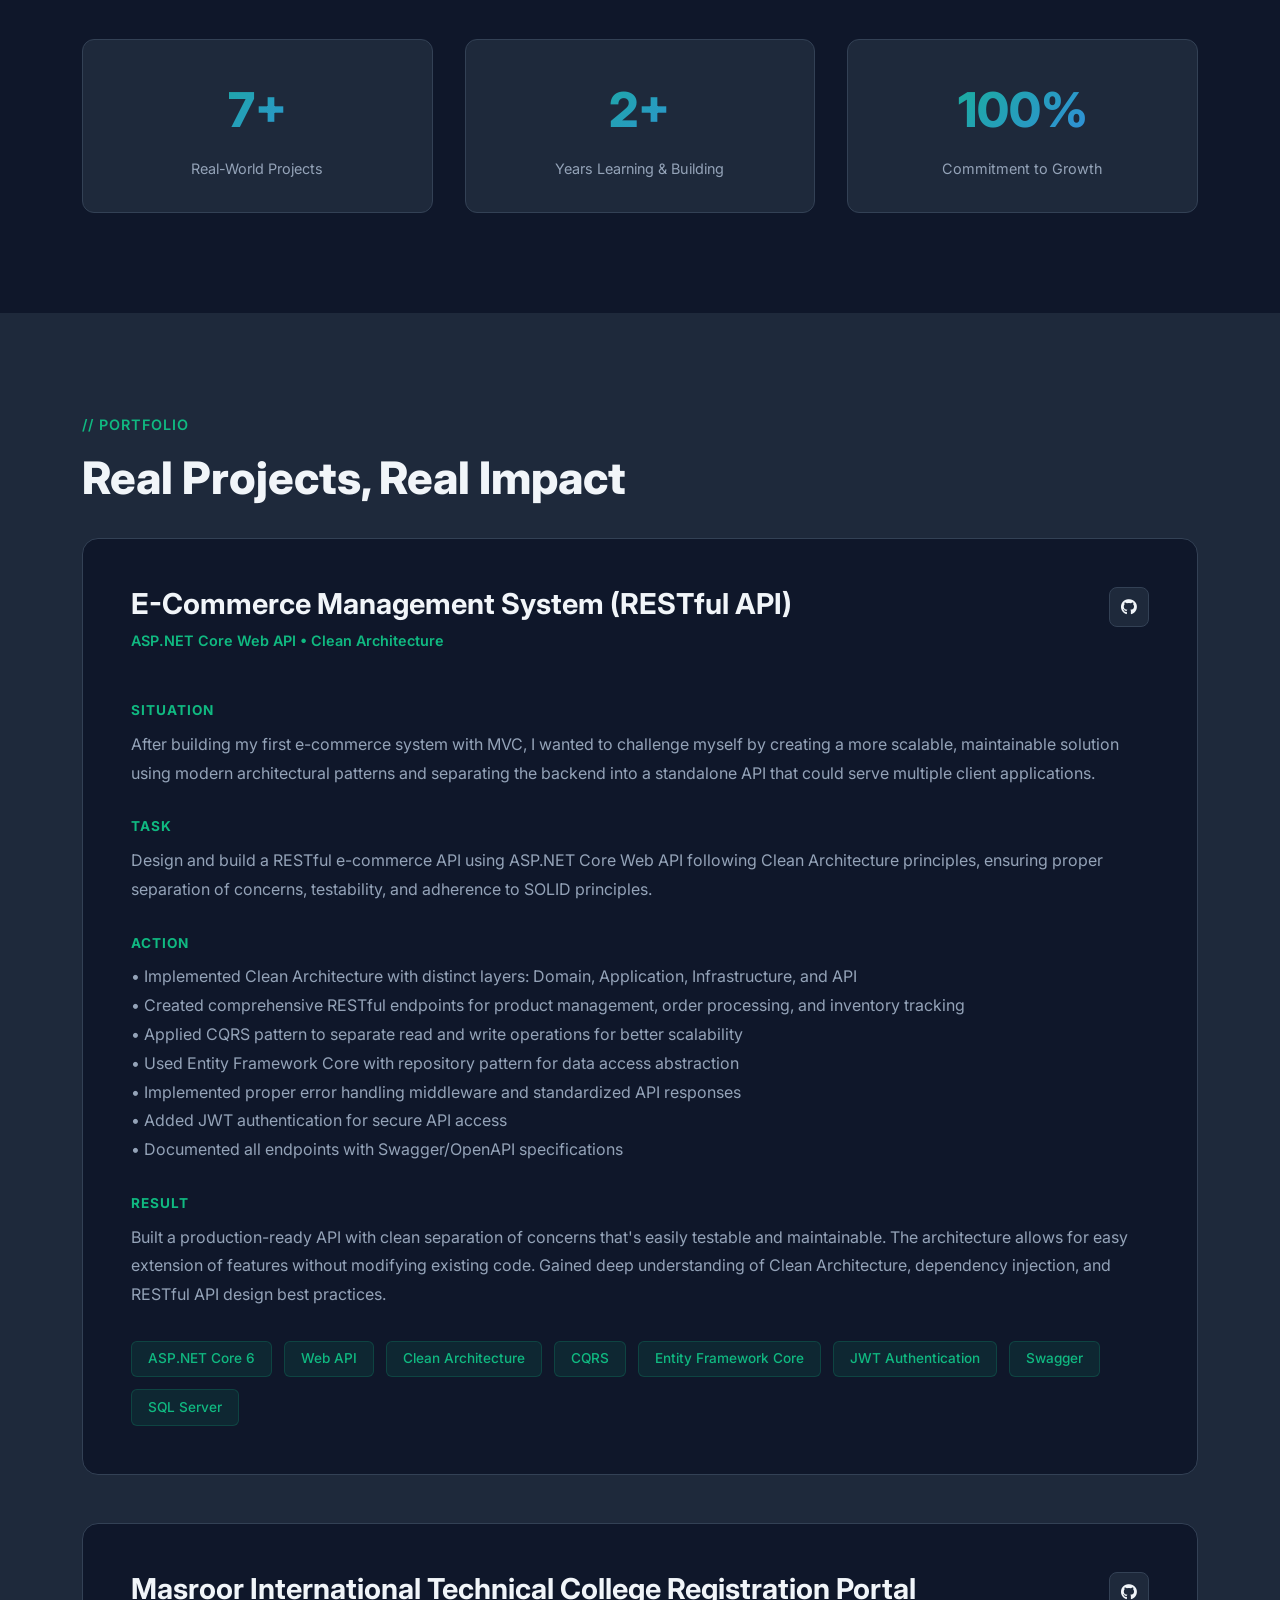
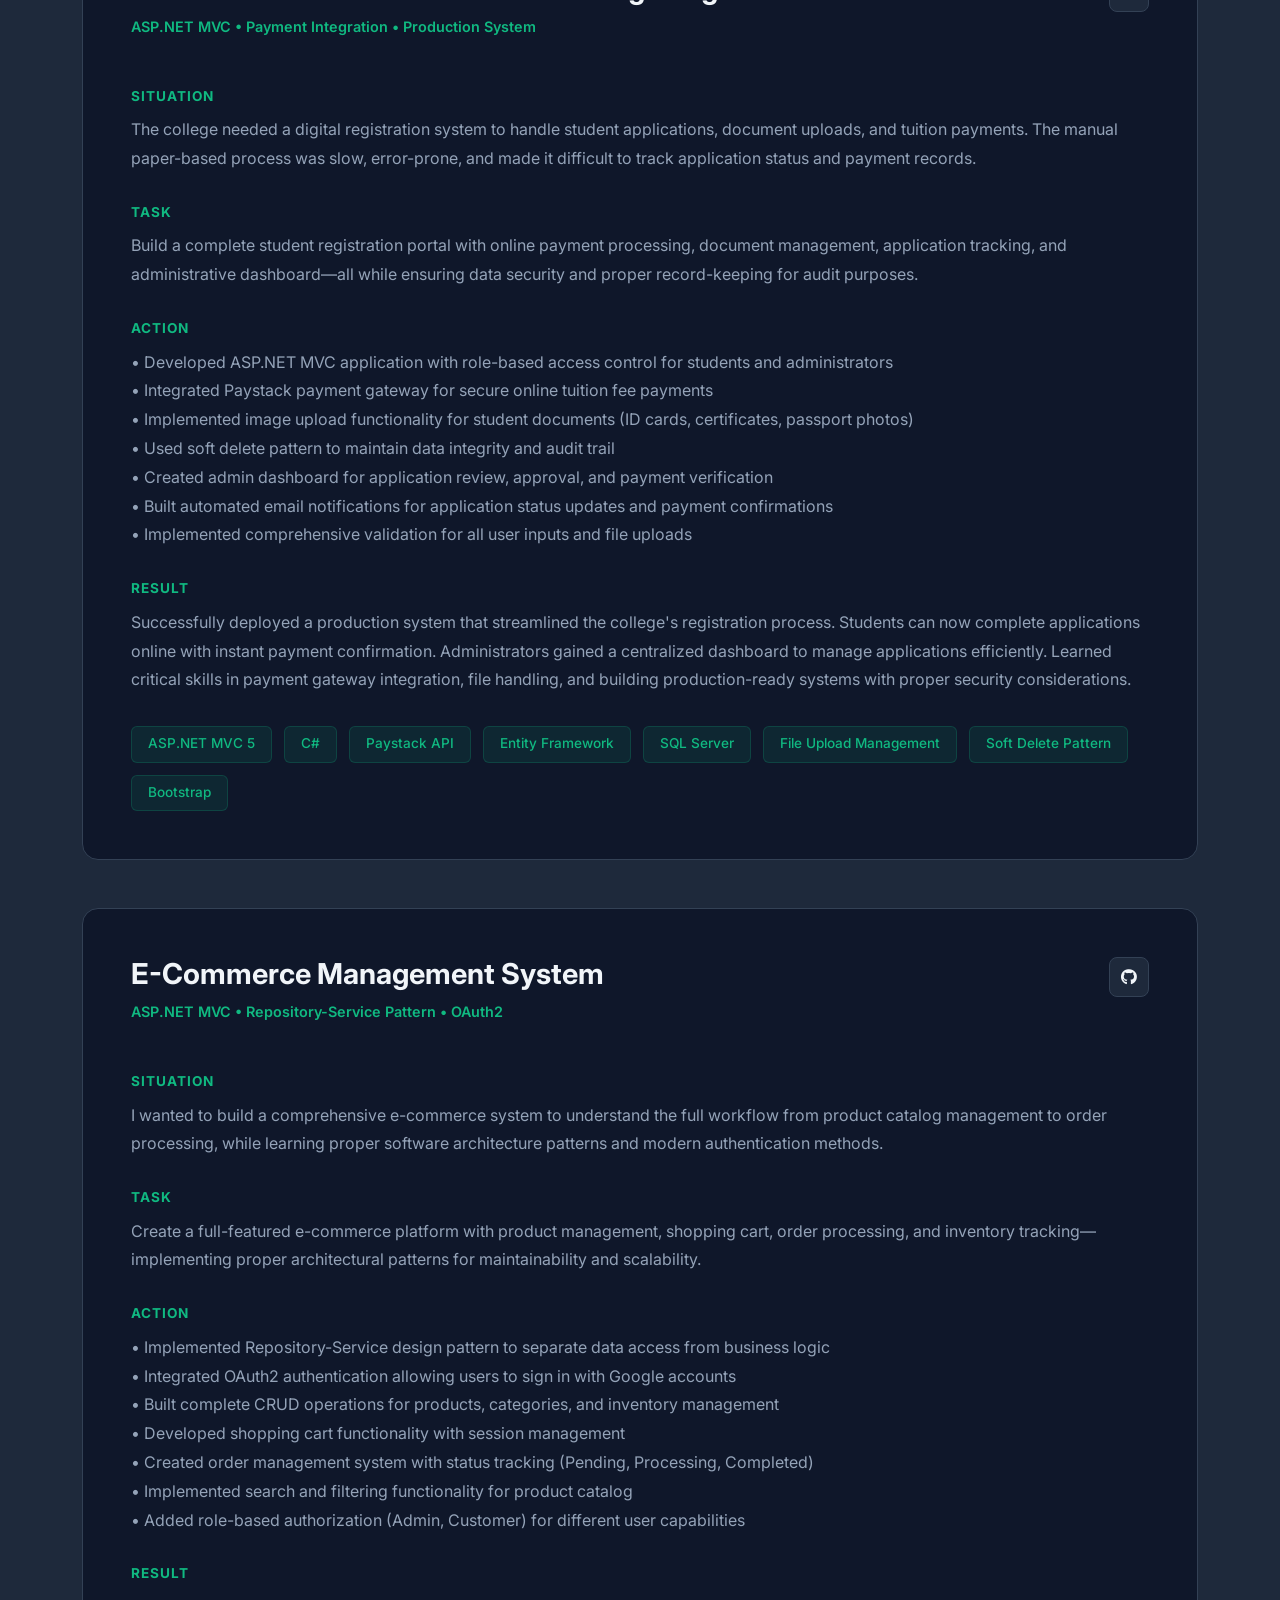
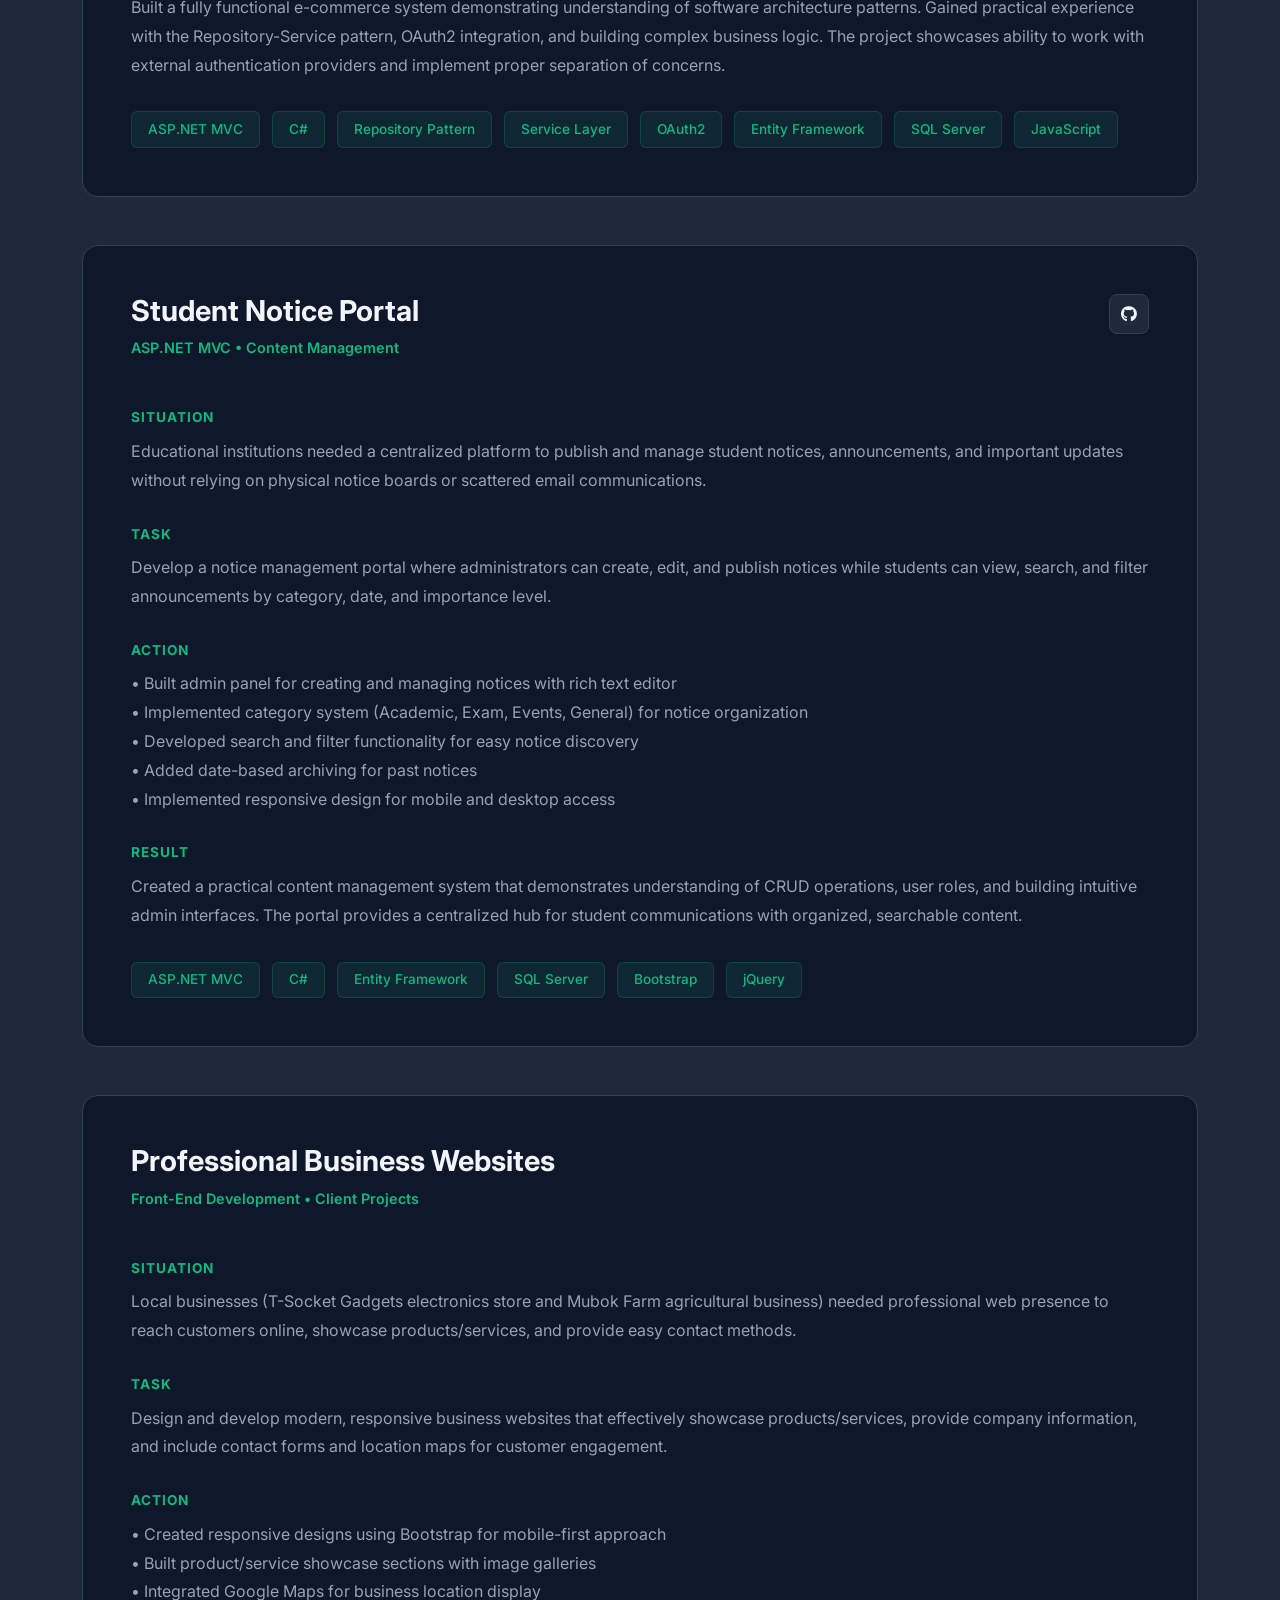
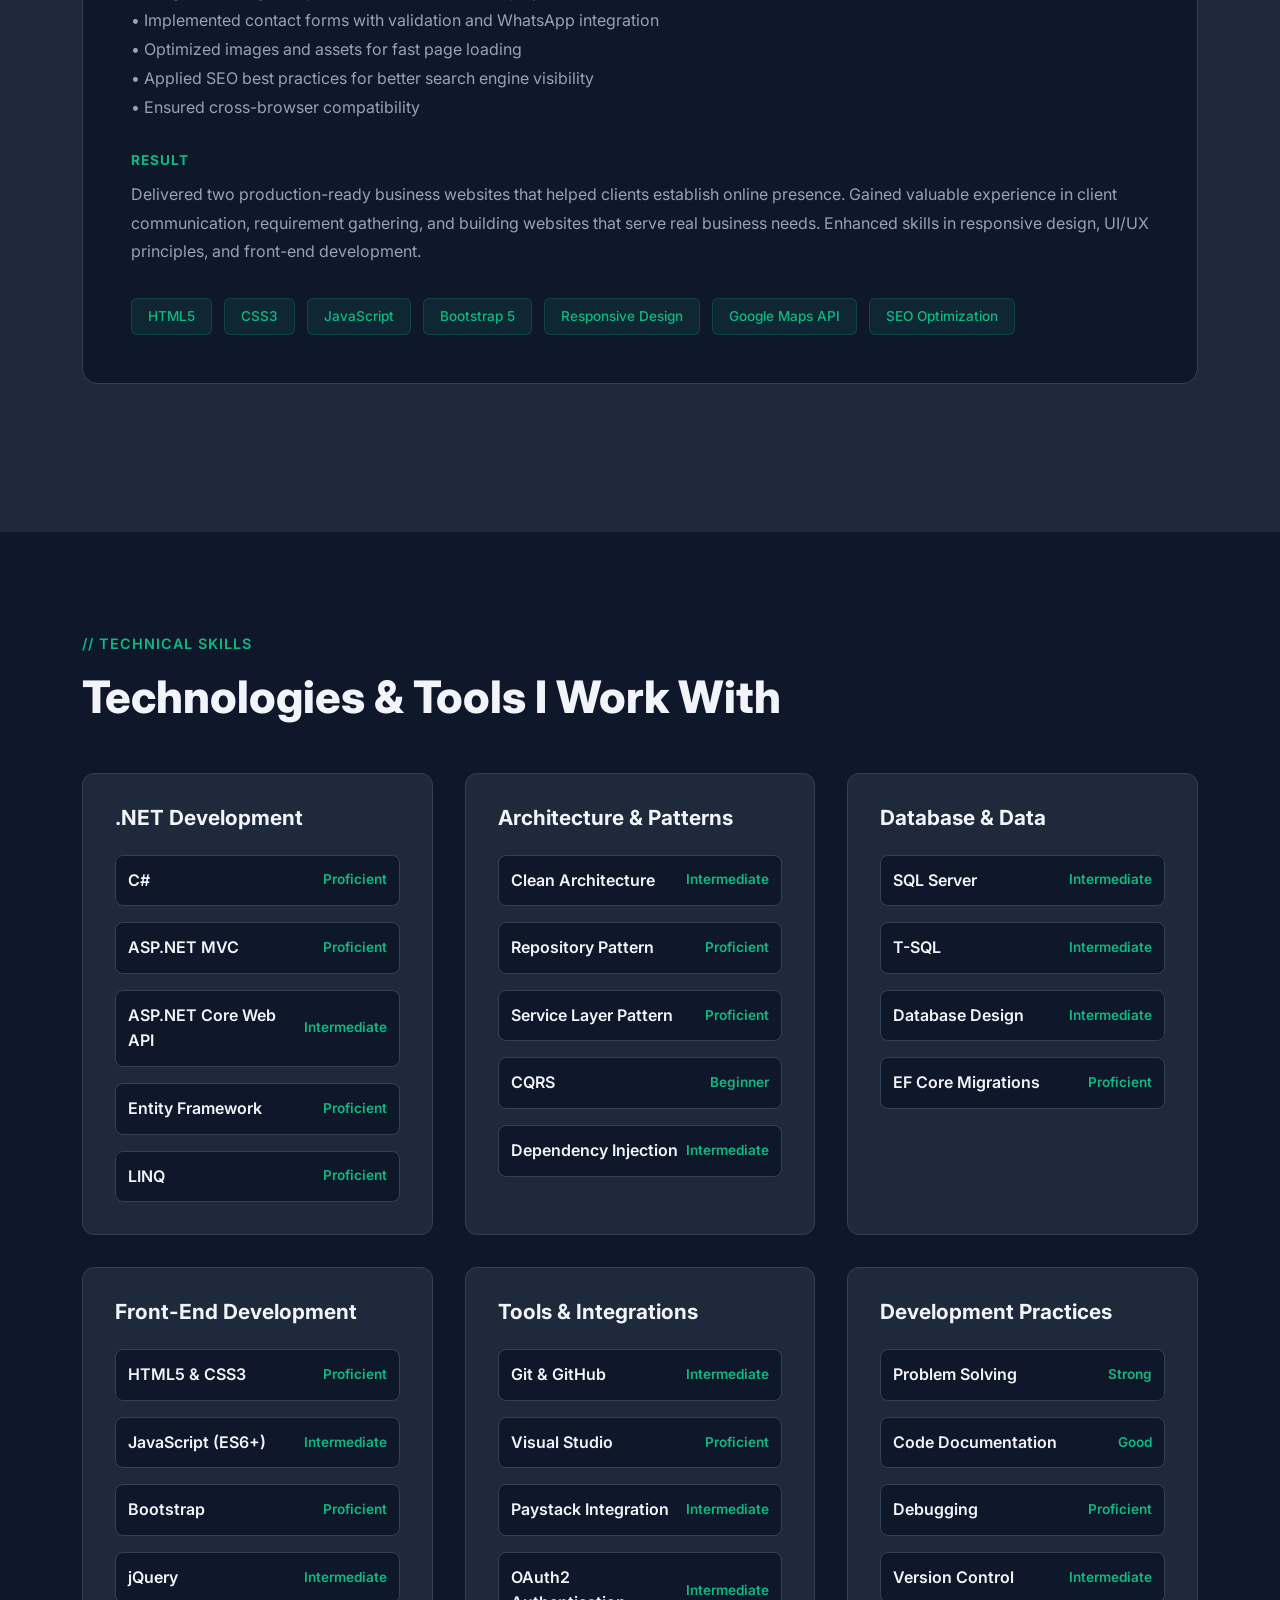
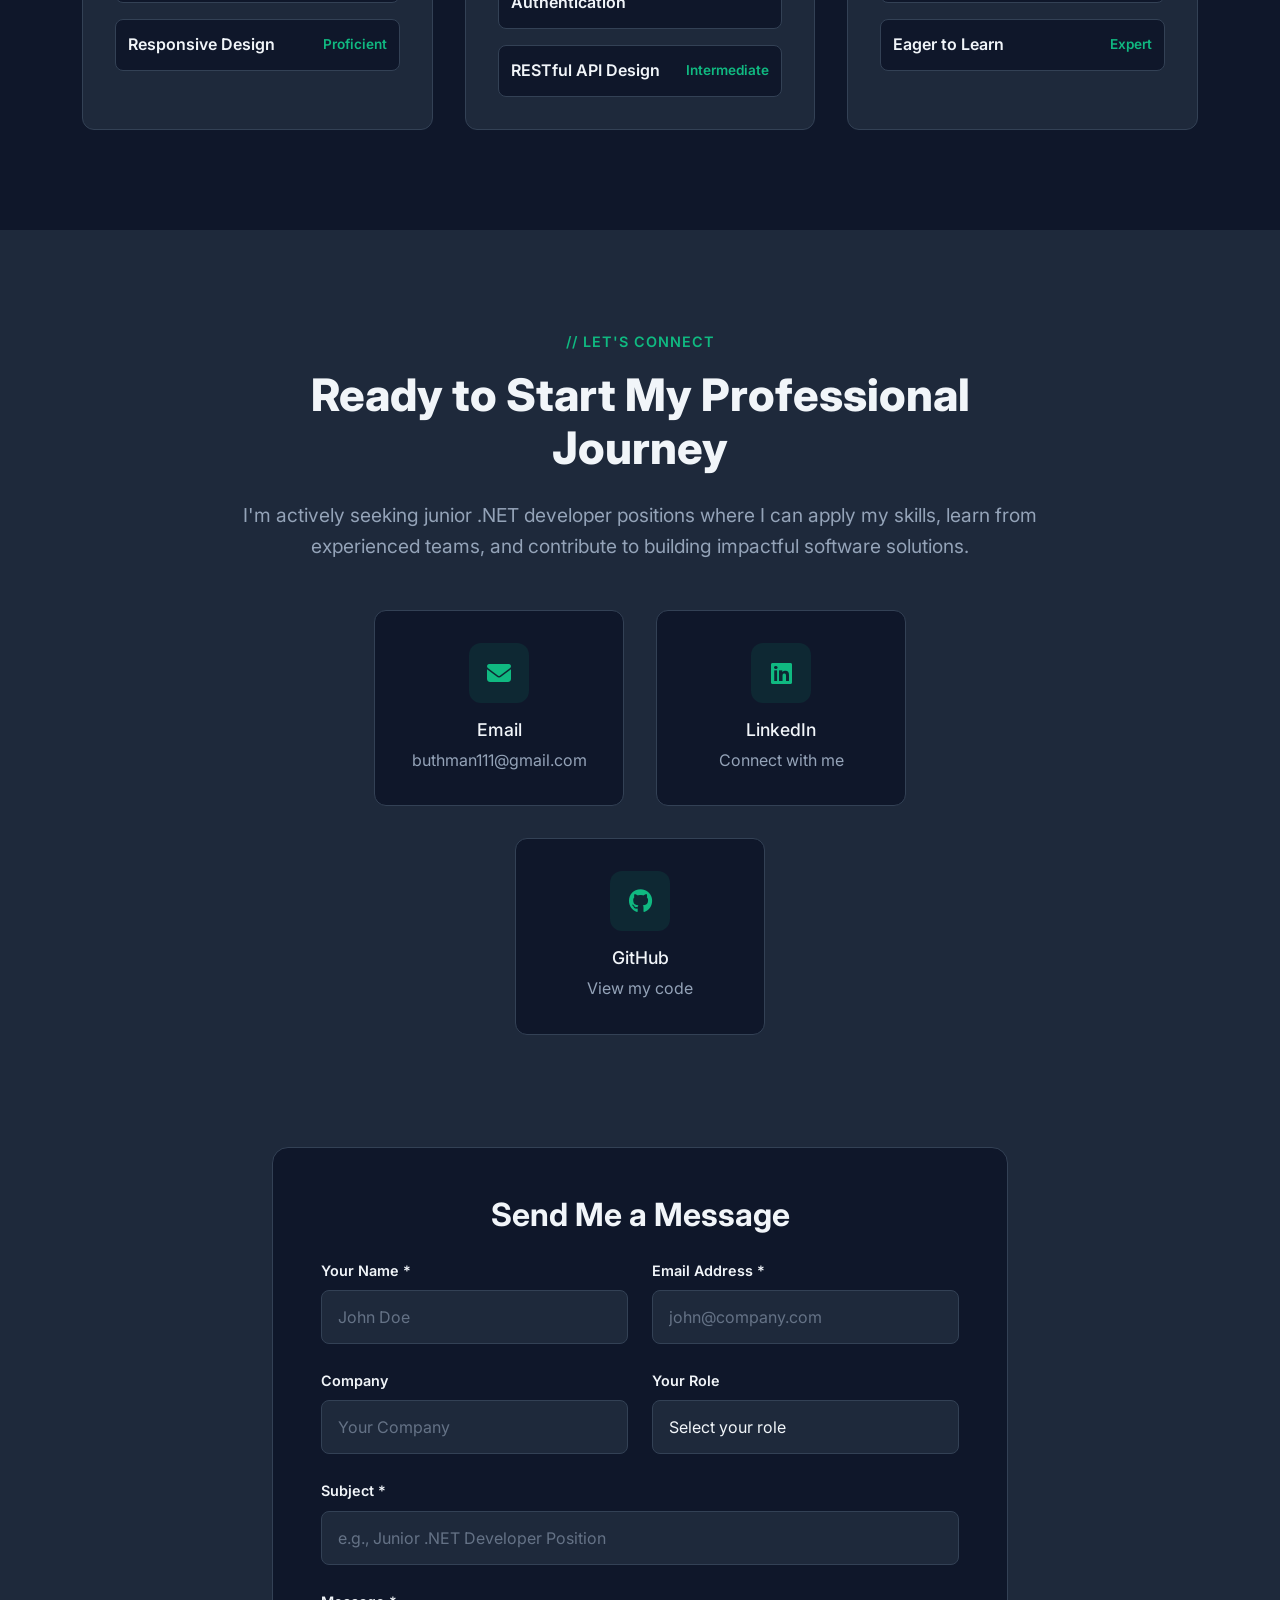
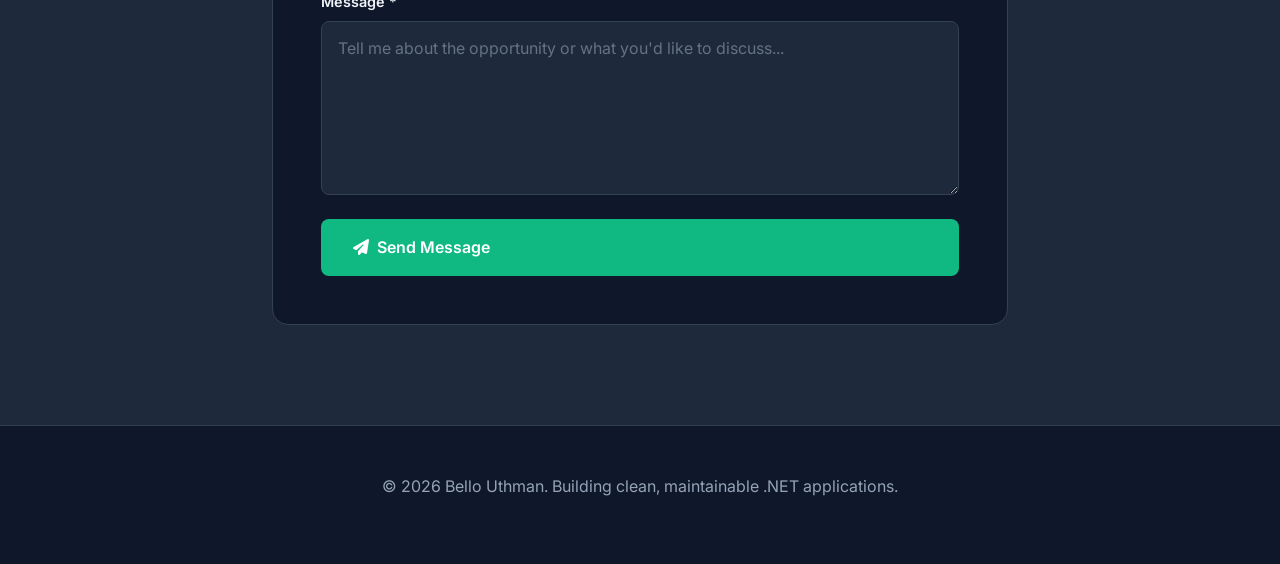
<file: index-CHIANG-MIN.html>
<!DOCTYPE html>
<html lang="en">
<head>
    <meta charset="UTF-8">
    <meta name="viewport" content="width=device-width, initial-scale=1.0">
    <title>Bello Uthman - Junior .NET Developer | ASP.NET MVC Specialist</title>
    <meta name="description" content="Junior .NET Developer with hands-on experience building production-ready web applications using ASP.NET MVC, Web API, and modern development patterns.">
    
    <!-- Bootstrap CSS -->
    <link href="https://cdn.jsdelivr.net/npm/bootstrap@5.3.0/dist/css/bootstrap.min.css" rel="stylesheet">
    
    <!-- Font Awesome -->
    <link rel="stylesheet" href="https://cdnjs.cloudflare.com/ajax/libs/font-awesome/6.5.0/css/all.min.css">
    
    <!-- Google Fonts -->
    <link rel="preconnect" href="https://fonts.googleapis.com">
    <link rel="preconnect" href="https://fonts.gstatic.com" crossorigin>
    <link href="https://fonts.googleapis.com/css2?family=Inter:wght@300;400;500;600;700;800&family=JetBrains+Mono:wght@400;500;600&display=swap" rel="stylesheet">
    
    <style>
        :root {
            --primary: #10b981;
            --primary-dark: #059669;
            --secondary: #3b82f6;
            --dark: #0f172a;
            --dark-accent: #1e293b;
            --text-light: #f1f5f9;
            --text-muted: #94a3b8;
            --border: #334155;
        }
        
        * {
            margin: 0;
            padding: 0;
            box-sizing: border-box;
        }
        
        body {
            font-family: 'Inter', sans-serif;
            background: var(--dark);
            color: var(--text-light);
            line-height: 1.6;
            overflow-x: hidden;
        }
        
        code, pre {
            font-family: 'JetBrains Mono', monospace;
        }
        
        /* Navigation */
        .navbar {
            background: rgba(15, 23, 42, 0.95);
            backdrop-filter: blur(10px);
            border-bottom: 1px solid var(--border);
            padding: 1rem 0;
            position: fixed;
            width: 100%;
            top: 0;
            z-index: 1000;
        }
        
        .navbar-brand {
            font-weight: 700;
            font-size: 1.5rem;
            color: var(--text-light) !important;
        }
        
        .nav-link {
            color: var(--text-muted) !important;
            font-weight: 500;
            margin: 0 1rem;
            transition: color 0.3s;
        }
        
        .nav-link:hover,
        .nav-link.active {
            color: var(--primary) !important;
        }
        
        /* Hero Section */
        .hero {
            min-height: 100vh;
            display: flex;
            align-items: center;
            padding: 120px 0 80px;
            position: relative;
            background: linear-gradient(135deg, var(--dark) 0%, var(--dark-accent) 100%);
        }
        
        .hero-label {
            display: inline-block;
            padding: 0.5rem 1rem;
            background: rgba(16, 185, 129, 0.1);
            color: var(--primary);
            border: 1px solid rgba(16, 185, 129, 0.2);
            border-radius: 50px;
            font-size: 0.9rem;
            font-weight: 600;
            margin-bottom: 1.5rem;
        }
        
        .hero h1 {
            font-size: 3.5rem;
            font-weight: 800;
            line-height: 1.1;
            margin-bottom: 1.5rem;
        }
        
        .hero h1 .highlight {
            background: linear-gradient(135deg, var(--primary), var(--secondary));
            -webkit-background-clip: text;
            -webkit-text-fill-color: transparent;
            background-clip: text;
        }
        
        .hero-subtitle {
            font-size: 1.4rem;
            color: var(--text-muted);
            margin-bottom: 2rem;
            max-width: 650px;
        }
        
        .tech-stack {
            display: flex;
            flex-wrap: wrap;
            gap: 1rem;
            margin: 2rem 0;
        }
        
        .tech-badge {
            padding: 0.5rem 1rem;
            background: var(--dark-accent);
            border: 1px solid var(--border);
            border-radius: 8px;
            font-size: 0.9rem;
            font-weight: 500;
            transition: all 0.3s;
        }
        
        .tech-badge:hover {
            border-color: var(--primary);
            transform: translateY(-2px);
        }
        
        .cta-group {
            display: flex;
            gap: 1rem;
            margin-top: 2.5rem;
        }
        
        .btn-primary-custom {
            background: var(--primary);
            color: white;
            padding: 1rem 2rem;
            border-radius: 8px;
            font-weight: 600;
            text-decoration: none;
            display: inline-flex;
            align-items: center;
            gap: 0.5rem;
            transition: all 0.3s;
            border: none;
        }
        
        .btn-primary-custom:hover {
            background: var(--primary-dark);
            transform: translateY(-2px);
            box-shadow: 0 10px 30px rgba(16, 185, 129, 0.3);
            color: white;
        }
        
        .btn-secondary-custom {
            background: transparent;
            color: var(--text-light);
            padding: 1rem 2rem;
            border-radius: 8px;
            font-weight: 600;
            text-decoration: none;
            display: inline-flex;
            align-items: center;
            gap: 0.5rem;
            border: 1px solid var(--border);
            transition: all 0.3s;
        }
        
        .btn-secondary-custom:hover {
            border-color: var(--primary);
            color: var(--primary);
            transform: translateY(-2px);
        }
        
        /* About Section */
        .about {
            padding: 100px 0;
            background: var(--dark);
        }
        
        .section-label {
            color: var(--primary);
            font-weight: 600;
            font-size: 0.9rem;
            text-transform: uppercase;
            letter-spacing: 1px;
            margin-bottom: 1rem;
        }
        
        .section-title {
            font-size: 2.8rem;
            font-weight: 800;
            margin-bottom: 2rem;
        }
        
        .about-content {
            font-size: 1.1rem;
            line-height: 1.8;
            color: var(--text-muted);
        }
        
        .about-content p {
            margin-bottom: 1.5rem;
        }
        
        .metrics {
            display: grid;
            grid-template-columns: repeat(auto-fit, minmax(200px, 1fr));
            gap: 2rem;
            margin-top: 3rem;
        }
        
        .metric-card {
            background: var(--dark-accent);
            padding: 2rem;
            border-radius: 12px;
            border: 1px solid var(--border);
            text-align: center;
        }
        
        .metric-number {
            font-size: 3rem;
            font-weight: 800;
            background: linear-gradient(135deg, var(--primary), var(--secondary));
            -webkit-background-clip: text;
            -webkit-text-fill-color: transparent;
            background-clip: text;
        }
        
        .metric-label {
            color: var(--text-muted);
            font-size: 0.9rem;
            margin-top: 0.5rem;
        }
        
        /* Projects Section */
        .projects {
            padding: 100px 0;
            background: var(--dark-accent);
        }
        
        .project-card {
            background: var(--dark);
            border: 1px solid var(--border);
            border-radius: 16px;
            padding: 3rem;
            margin-bottom: 3rem;
            transition: all 0.3s;
        }
        
        .project-card:hover {
            border-color: var(--primary);
            transform: translateY(-5px);
            box-shadow: 0 20px 40px rgba(0, 0, 0, 0.3);
        }
        
        .project-header {
            display: flex;
            justify-content: space-between;
            align-items: start;
            margin-bottom: 2rem;
        }
        
        .project-title {
            font-size: 1.8rem;
            font-weight: 700;
            margin-bottom: 0.5rem;
        }
        
        .project-type {
            color: var(--primary);
            font-size: 0.9rem;
            font-weight: 600;
        }
        
        .project-links {
            display: flex;
            gap: 1rem;
        }
        
        .project-link {
            width: 40px;
            height: 40px;
            display: flex;
            align-items: center;
            justify-content: center;
            background: var(--dark-accent);
            border: 1px solid var(--border);
            border-radius: 8px;
            color: var(--text-light);
            transition: all 0.3s;
            text-decoration: none;
        }
        
        .project-link:hover {
            border-color: var(--primary);
            color: var(--primary);
        }
        
        .star-section {
            margin-bottom: 1.8rem;
        }
        
        .star-label {
            font-weight: 700;
            color: var(--primary);
            margin-bottom: 0.5rem;
            font-size: 0.85rem;
            text-transform: uppercase;
            letter-spacing: 1px;
        }
        
        .star-content {
            color: var(--text-muted);
            line-height: 1.8;
        }
        
        .star-content ul {
            margin: 0.5rem 0;
            padding-left: 1.5rem;
        }
        
        .star-content li {
            margin-bottom: 0.5rem;
        }
        
        .tech-tags {
            display: flex;
            flex-wrap: wrap;
            gap: 0.75rem;
            margin-top: 2rem;
        }
        
        .tech-tag {
            padding: 0.4rem 1rem;
            background: rgba(16, 185, 129, 0.1);
            color: var(--primary);
            border-radius: 6px;
            font-size: 0.85rem;
            font-weight: 500;
            border: 1px solid rgba(16, 185, 129, 0.2);
        }
        
        /* Skills Section */
        .skills {
            padding: 100px 0;
            background: var(--dark);
        }
        
        .skills-grid {
            display: grid;
            grid-template-columns: repeat(auto-fit, minmax(300px, 1fr));
            gap: 2rem;
            margin-top: 3rem;
        }
        
        .skill-category {
            background: var(--dark-accent);
            padding: 2rem;
            border-radius: 12px;
            border: 1px solid var(--border);
        }
        
        .skill-category h3 {
            font-size: 1.3rem;
            font-weight: 700;
            margin-bottom: 1.5rem;
            color: var(--text-light);
        }
        
        .skill-list {
            display: flex;
            flex-direction: column;
            gap: 1rem;
        }
        
        .skill-item {
            display: flex;
            justify-content: space-between;
            align-items: center;
            padding: 0.75rem;
            background: var(--dark);
            border-radius: 8px;
            border: 1px solid var(--border);
        }
        
        .skill-name {
            font-weight: 600;
            color: var(--text-light);
        }
        
        .skill-level {
            color: var(--primary);
            font-size: 0.85rem;
            font-weight: 600;
        }
        
        /* Contact Section */
        .contact {
            padding: 100px 0;
            background: var(--dark-accent);
        }
        
        .contact-cta {
            text-align: center;
            max-width: 800px;
            margin: 0 auto;
        }
        
        .contact-cta h2 {
            font-size: 2.8rem;
            font-weight: 800;
            margin-bottom: 1.5rem;
        }
        
        .contact-cta p {
            font-size: 1.2rem;
            color: var(--text-muted);
            margin-bottom: 3rem;
        }
        
        .contact-methods {
            display: flex;
            justify-content: center;
            gap: 2rem;
            flex-wrap: wrap;
        }
        
        .contact-card {
            background: var(--dark);
            padding: 2rem;
            border-radius: 12px;
            border: 1px solid var(--border);
            text-align: center;
            min-width: 250px;
            transition: all 0.3s;
        }
        
        .contact-card:hover {
            border-color: var(--primary);
            transform: translateY(-5px);
        }
        
        .contact-icon {
            width: 60px;
            height: 60px;
            background: rgba(16, 185, 129, 0.1);
            border-radius: 12px;
            display: flex;
            align-items: center;
            justify-content: center;
            margin: 0 auto 1rem;
            font-size: 1.5rem;
            color: var(--primary);
        }
        
        .contact-card h4 {
            font-size: 1.1rem;
            margin-bottom: 0.5rem;
        }
        
        .contact-card a {
            color: var(--text-muted);
            text-decoration: none;
            transition: color 0.3s;
        }
        
        .contact-card a:hover {
            color: var(--primary);
        }
        
        /* Contact Form */
        .contact-form-wrapper {
            background: var(--dark);
            padding: 3rem;
            border-radius: 16px;
            border: 1px solid var(--border);
            margin-top: 4rem;
        }
        
        .contact-form-wrapper h3 {
            font-size: 2rem;
            font-weight: 700;
            margin-bottom: 2rem;
        }
        
        .form-label {
            color: var(--text-light);
            font-weight: 600;
            margin-bottom: 0.5rem;
            font-size: 0.9rem;
        }
        
        .form-control {
            background: var(--dark-accent);
            border: 1px solid var(--border);
            color: var(--text-light);
            padding: 0.875rem 1rem;
            border-radius: 8px;
            font-size: 1rem;
            transition: all 0.3s;
        }
        
        .form-control:focus {
            background: var(--dark-accent);
            border-color: var(--primary);
            color: var(--text-light);
            outline: none;
            box-shadow: 0 0 0 3px rgba(16, 185, 129, 0.1);
        }
        
        .form-control::placeholder {
            color: var(--text-muted);
            opacity: 0.6;
        }
        
        select.form-control {
            cursor: pointer;
        }
        
        textarea.form-control {
            resize: vertical;
            min-height: 150px;
        }
        
        .form-status {
            padding: 1rem;
            border-radius: 8px;
            margin-bottom: 1rem;
            display: none;
            font-weight: 500;
        }
        
        .form-status.success {
            background: rgba(16, 185, 129, 0.1);
            border: 1px solid var(--primary);
            color: var(--primary);
            display: block;
        }
        
        .form-status.error {
            background: rgba(239, 68, 68, 0.1);
            border: 1px solid #ef4444;
            color: #ef4444;
            display: block;
        }
        
        .form-status.loading {
            background: rgba(59, 130, 246, 0.1);
            border: 1px solid var(--secondary);
            color: var(--secondary);
            display: block;
        }
        
        /* Footer */
        footer {
            padding: 3rem 0;
            background: var(--dark);
            border-top: 1px solid var(--border);
            text-align: center;
            color: var(--text-muted);
        }
        
        /* Responsive */
        @media (max-width: 768px) {
            .hero h1 {
                font-size: 2.5rem;
            }
            
            .hero-subtitle {
                font-size: 1.2rem;
            }
            
            .section-title {
                font-size: 2rem;
            }
            
            .cta-group {
                flex-direction: column;
            }
            
            .project-header {
                flex-direction: column;
            }
        }
    </style>
</head>
<body>
    <!-- Navigation -->
    <nav class="navbar">
        <div class="container">
            <div class="d-flex justify-content-between align-items-center w-100">
                <a class="navbar-brand" href="#">BU</a>
                <div class="d-flex gap-3">
                    <a class="nav-link active" href="#hero">Home</a>
                    <a class="nav-link" href="#about">About</a>
                    <a class="nav-link" href="#projects">Projects</a>
                    <a class="nav-link" href="#skills">Skills</a>
                    <a class="nav-link" href="#contact">Contact</a>
                </div>
            </div>
        </div>
    </nav>

    <!-- Hero Section -->
    <section id="hero" class="hero">
        <div class="container">
            <div class="row align-items-center">
                <div class="col-lg-8">
                    <div class="hero-label">
                        <i class="fas fa-code"></i> Open to Junior Developer Opportunities
                    </div>
                    
                    <h1>
                        Building <span class="highlight">Production-Ready</span><br>
                        Web Applications with .NET
                    </h1>
                    
                    <p class="hero-subtitle">
                        Junior .NET Developer with hands-on experience architecting real-world applications 
                        using ASP.NET MVC, Web API, Clean Architecture, and modern development patterns.
                    </p>
                    
                    <div class="tech-stack">
                        <div class="tech-badge">C# / .NET</div>
                        <div class="tech-badge">ASP.NET MVC</div>
                        <div class="tech-badge">ASP.NET Core Web API</div>
                        <div class="tech-badge">Entity Framework</div>
                        <div class="tech-badge">Clean Architecture</div>
                        <div class="tech-badge">SQL Server</div>
                    </div>
                    
                    <div class="cta-group">
                        <a href="#projects" class="btn-primary-custom">
                            View My Projects <i class="fas fa-arrow-right"></i>
                        </a>
                        <a href="#contact" class="btn-secondary-custom">
                            <i class="fas fa-envelope"></i> Get In Touch
                        </a>
                    </div>
                </div>
            </div>
        </div>
    </section>

    <!-- About Section -->
    <section id="about" class="about">
        <div class="container">
            <div class="row">
                <div class="col-lg-6">
                    <div class="section-label">// ABOUT ME</div>
                    <h2 class="section-title">Passionate About Clean Code & Architecture</h2>
                </div>
            </div>
            
            <div class="row mt-4">
                <div class="col-lg-8">
                    <div class="about-content">
                        <p>
                            I'm a <strong>motivated junior .NET developer</strong> passionate about writing clean, 
                            maintainable code and learning industry best practices. Through building real-world projects, 
                            I've gained hands-on experience with modern software architecture patterns and development workflows.
                        </p>
                        
                        <p>
                            My journey includes building complete e-commerce platforms, integrating payment gateways, 
                            implementing authentication systems, and designing RESTful APIs following Clean Architecture principles. 
                            I approach every project as an opportunity to <strong>learn, improve, and deliver value</strong>.
                        </p>
                        
                        <p>
                            Currently seeking a <strong>junior developer role</strong> where I can contribute my skills, 
                            collaborate with experienced developers, and continue growing as a professional software engineer.
                        </p>
                    </div>
                </div>
            </div>
            
            <div class="metrics">
                <div class="metric-card">
                    <div class="metric-number">7+</div>
                    <div class="metric-label">Real-World Projects</div>
                </div>
                <div class="metric-card">
                    <div class="metric-number">2+</div>
                    <div class="metric-label">Years Learning & Building</div>
                </div>
                <div class="metric-card">
                    <div class="metric-number">100%</div>
                    <div class="metric-label">Commitment to Growth</div>
                </div>
            </div>
        </div>
    </section>

    <!-- Projects Section - STAR METHOD -->
    <section id="projects" class="projects">
        <div class="container">
            <div class="section-label">// PORTFOLIO</div>
            <h2 class="section-title">Real Projects, Real Impact</h2>
            
            <!-- Project 1 - E-Commerce API with Clean Architecture -->
            <div class="project-card">
                <div class="project-header">
                    <div>
                        <h3 class="project-title">E-Commerce Management System (RESTful API)</h3>
                        <p class="project-type">ASP.NET Core Web API • Clean Architecture</p>
                    </div>
                    <div class="project-links">
                        <a href="https://github.com/anonimousbot/Ecommerce_Management_System" class="project-link" title="View Code">
                            <i class="fab fa-github"></i>
                        </a>
                    </div>
                </div>
                
                <div class="star-section">
                    <div class="star-label">Situation</div>
                    <p class="star-content">
                        After building my first e-commerce system with MVC, I wanted to challenge myself by creating 
                        a more scalable, maintainable solution using modern architectural patterns and separating the 
                        backend into a standalone API that could serve multiple client applications.
                    </p>
                </div>
                
                <div class="star-section">
                    <div class="star-label">Task</div>
                    <p class="star-content">
                        Design and build a RESTful e-commerce API using ASP.NET Core Web API following Clean Architecture 
                        principles, ensuring proper separation of concerns, testability, and adherence to SOLID principles.
                    </p>
                </div>
                
                <div class="star-section">
                    <div class="star-label">Action</div>
                    <p class="star-content">
                        • Implemented Clean Architecture with distinct layers: Domain, Application, Infrastructure, and API<br>
                        • Created comprehensive RESTful endpoints for product management, order processing, and inventory tracking<br>
                        • Applied CQRS pattern to separate read and write operations for better scalability<br>
                        • Used Entity Framework Core with repository pattern for data access abstraction<br>
                        • Implemented proper error handling middleware and standardized API responses<br>
                        • Added JWT authentication for secure API access<br>
                        • Documented all endpoints with Swagger/OpenAPI specifications
                    </p>
                </div>
                
                <div class="star-section">
                    <div class="star-label">Result</div>
                    <p class="star-content">
                        Built a production-ready API with clean separation of concerns that's easily testable and maintainable. 
                        The architecture allows for easy extension of features without modifying existing code. Gained deep 
                        understanding of Clean Architecture, dependency injection, and RESTful API design best practices.
                    </p>
                </div>
                
                <div class="tech-tags">
                    <span class="tech-tag">ASP.NET Core 6</span>
                    <span class="tech-tag">Web API</span>
                    <span class="tech-tag">Clean Architecture</span>
                    <span class="tech-tag">CQRS</span>
                    <span class="tech-tag">Entity Framework Core</span>
                    <span class="tech-tag">JWT Authentication</span>
                    <span class="tech-tag">Swagger</span>
                    <span class="tech-tag">SQL Server</span>
                </div>
            </div>

            <!-- Project 2 - MITC Registration System -->
            <div class="project-card">
                <div class="project-header">
                    <div>
                        <h3 class="project-title">Masroor International Technical College Registration Portal</h3>
                        <p class="project-type">ASP.NET MVC • Payment Integration • Production System</p>
                    </div>
                    <div class="project-links">
                        <a href="https://github.com/anonimousbot/Mitc_Registration_Portal" class="project-link" title="View Code">
                            <i class="fab fa-github"></i>
                        </a>
                    </div>
                </div>
                
                <div class="star-section">
                    <div class="star-label">Situation</div>
                    <p class="star-content">
                        The college needed a digital registration system to handle student applications, document uploads, 
                        and tuition payments. The manual paper-based process was slow, error-prone, and made it difficult 
                        to track application status and payment records.
                    </p>
                </div>
                
                <div class="star-section">
                    <div class="star-label">Task</div>
                    <p class="star-content">
                        Build a complete student registration portal with online payment processing, document management, 
                        application tracking, and administrative dashboard—all while ensuring data security and proper 
                        record-keeping for audit purposes.
                    </p>
                </div>
                
                <div class="star-section">
                    <div class="star-label">Action</div>
                    <p class="star-content">
                        • Developed ASP.NET MVC application with role-based access control for students and administrators<br>
                        • Integrated Paystack payment gateway for secure online tuition fee payments<br>
                        • Implemented image upload functionality for student documents (ID cards, certificates, passport photos)<br>
                        • Used soft delete pattern to maintain data integrity and audit trail<br>
                        • Created admin dashboard for application review, approval, and payment verification<br>
                        • Built automated email notifications for application status updates and payment confirmations<br>
                        • Implemented comprehensive validation for all user inputs and file uploads
                    </p>
                </div>
                
                <div class="star-section">
                    <div class="star-label">Result</div>
                    <p class="star-content">
                        Successfully deployed a production system that streamlined the college's registration process. 
                        Students can now complete applications online with instant payment confirmation. Administrators 
                        gained a centralized dashboard to manage applications efficiently. Learned critical skills in 
                        payment gateway integration, file handling, and building production-ready systems with proper 
                        security considerations.
                    </p>
                </div>
                
                <div class="tech-tags">
                    <span class="tech-tag">ASP.NET MVC 5</span>
                    <span class="tech-tag">C#</span>
                    <span class="tech-tag">Paystack API</span>
                    <span class="tech-tag">Entity Framework</span>
                    <span class="tech-tag">SQL Server</span>
                    <span class="tech-tag">File Upload Management</span>
                    <span class="tech-tag">Soft Delete Pattern</span>
                    <span class="tech-tag">Bootstrap</span>
                </div>
            </div>

            <!-- Project 3 - E-Commerce MVC with OAuth2 -->
            <div class="project-card">
                <div class="project-header">
                    <div>
                        <h3 class="project-title">E-Commerce Management System</h3>
                        <p class="project-type">ASP.NET MVC • Repository-Service Pattern • OAuth2</p>
                    </div>
                    <div class="project-links">
                        <a href="https://github.com/anonimousbot/MyECommerce_ManagementSystem_Using_ASP.NET" class="project-link" title="View Code">
                            <i class="fab fa-github"></i>
                        </a>
                    </div>
                </div>
                
                <div class="star-section">
                    <div class="star-label">Situation</div>
                    <p class="star-content">
                        I wanted to build a comprehensive e-commerce system to understand the full workflow from product 
                        catalog management to order processing, while learning proper software architecture patterns and 
                        modern authentication methods.       
                    </p>
                </div>
                
                <div class="star-section">
                    <div class="star-label">Task</div>
                    <p class="star-content">
                        Create a full-featured e-commerce platform with product management, shopping cart, order processing, 
                        and inventory tracking—implementing proper architectural patterns for maintainability and scalability.
                    </p>
                </div>
                
                <div class="star-section">
                    <div class="star-label">Action</div>
                    <p class="star-content">
                        • Implemented Repository-Service design pattern to separate data access from business logic<br>
                        • Integrated OAuth2 authentication allowing users to sign in with Google accounts<br>
                        • Built complete CRUD operations for products, categories, and inventory management<br>
                        • Developed shopping cart functionality with session management<br>
                        • Created order management system with status tracking (Pending, Processing, Completed)<br>
                        • Implemented search and filtering functionality for product catalog<br>
                        • Added role-based authorization (Admin, Customer) for different user capabilities
                    </p>
                </div>
                
                <div class="star-section">
                    <div class="star-label">Result</div>
                    <p class="star-content">
                        Built a fully functional e-commerce system demonstrating understanding of software architecture patterns. 
                        Gained practical experience with the Repository-Service pattern, OAuth2 integration, and building 
                        complex business logic. The project showcases ability to work with external authentication providers 
                        and implement proper separation of concerns.
                    </p>
                </div>
                
                <div class="tech-tags">
                    <span class="tech-tag">ASP.NET MVC</span>
                    <span class="tech-tag">C#</span>
                    <span class="tech-tag">Repository Pattern</span>
                    <span class="tech-tag">Service Layer</span>
                    <span class="tech-tag">OAuth2</span>
                    <span class="tech-tag">Entity Framework</span>
                    <span class="tech-tag">SQL Server</span>
                    <span class="tech-tag">JavaScript</span>
                </div>
            </div>

            <!-- Project 4 - Student Notice Portal -->
            <div class="project-card">
                <div class="project-header">
                    <div>
                        <h3 class="project-title">Student Notice Portal</h3>
                        <p class="project-type">ASP.NET MVC • Content Management</p>
                    </div>
                    <div class="project-links">
                        <a href="https://github.com/anonimousbot/StudentNoticePortal" class="project-link" title="View Code">
                            <i class="fab fa-github"></i>
                        </a>
                    </div>
                </div>
                
                <div class="star-section">
                    <div class="star-label">Situation</div>
                    <p class="star-content">
                        Educational institutions needed a centralized platform to publish and manage student notices, 
                        announcements, and important updates without relying on physical notice boards or scattered 
                        email communications.
                    </p>
                </div>
                
                <div class="star-section">
                    <div class="star-label">Task</div>
                    <p class="star-content">
                        Develop a notice management portal where administrators can create, edit, and publish notices 
                        while students can view, search, and filter announcements by category, date, and importance level.
                    </p>
                </div>
                
                <div class="star-section">
                    <div class="star-label">Action</div>
                    <p class="star-content">
                        • Built admin panel for creating and managing notices with rich text editor<br>
                        • Implemented category system (Academic, Exam, Events, General) for notice organization<br>
                        • Developed search and filter functionality for easy notice discovery<br>
                        • Added date-based archiving for past notices<br>
                        • Implemented responsive design for mobile and desktop access
                    </p>
                </div>
                
                <div class="star-section">
                    <div class="star-label">Result</div>
                    <p class="star-content">
                        Created a practical content management system that demonstrates understanding of CRUD operations, 
                        user roles, and building intuitive admin interfaces. The portal provides a centralized hub for 
                        student communications with organized, searchable content.
                    </p>
                </div>
                
                <div class="tech-tags">
                    <span class="tech-tag">ASP.NET MVC</span>
                    <span class="tech-tag">C#</span>
                    <span class="tech-tag">Entity Framework</span>
                    <span class="tech-tag">SQL Server</span>
                    <span class="tech-tag">Bootstrap</span>
                    <span class="tech-tag">jQuery</span>
                </div>
            </div>

            <!-- Project 5 - Business Websites -->
            <div class="project-card">
                <div class="project-header">
                    <div>
                        <h3 class="project-title">Professional Business Websites</h3>
                        <p class="project-type">Front-End Development • Client Projects</p>
                    </div>
                </div>
                
                <div class="star-section">
                    <div class="star-label">Situation</div>
                    <p class="star-content">
                        Local businesses (T-Socket Gadgets electronics store and Mubok Farm agricultural business) needed 
                        professional web presence to reach customers online, showcase products/services, and provide easy 
                        contact methods.
                    </p>
                </div>
                
                <div class="star-section">
                    <div class="star-label">Task</div>
                    <p class="star-content">
                        Design and develop modern, responsive business websites that effectively showcase products/services, 
                        provide company information, and include contact forms and location maps for customer engagement.
                    </p>
                </div>
                
                <div class="star-section">
                    <div class="star-label">Action</div>
                    <p class="star-content">
                        • Created responsive designs using Bootstrap for mobile-first approach<br>
                        • Built product/service showcase sections with image galleries<br>
                        • Integrated Google Maps for business location display<br>
                        • Implemented contact forms with validation and WhatsApp integration<br>
                        • Optimized images and assets for fast page loading<br>
                        • Applied SEO best practices for better search engine visibility<br>
                        • Ensured cross-browser compatibility
                    </p>
                </div>
                
                <div class="star-section">
                    <div class="star-label">Result</div>
                    <p class="star-content">
                        Delivered two production-ready business websites that helped clients establish online presence. 
                        Gained valuable experience in client communication, requirement gathering, and building websites 
                        that serve real business needs. Enhanced skills in responsive design, UI/UX principles, and 
                        front-end development.
                    </p>
                </div>
                
                <div class="tech-tags">
                    <span class="tech-tag">HTML5</span>
                    <span class="tech-tag">CSS3</span>
                    <span class="tech-tag">JavaScript</span>
                    <span class="tech-tag">Bootstrap 5</span>
                    <span class="tech-tag">Responsive Design</span>
                    <span class="tech-tag">Google Maps API</span>
                    <span class="tech-tag">SEO Optimization</span>
                </div>
            </div>
        </div>
    </section>

    <!-- Skills Section -->
    <section id="skills" class="skills">
        <div class="container">
            <div class="section-label">// TECHNICAL SKILLS</div>
            <h2 class="section-title">Technologies & Tools I Work With</h2>
            
            <div class="skills-grid">
                <div class="skill-category">
                    <h3>.NET Development</h3>
                    <div class="skill-list">
                        <div class="skill-item">
                            <span class="skill-name">C#</span>
                            <span class="skill-level">Proficient</span>
                        </div>
                        <div class="skill-item">
                            <span class="skill-name">ASP.NET MVC</span>
                            <span class="skill-level">Proficient</span>
                        </div>
                        <div class="skill-item">
                            <span class="skill-name">ASP.NET Core Web API</span>
                            <span class="skill-level">Intermediate</span>
                        </div>
                        <div class="skill-item">
                            <span class="skill-name">Entity Framework</span>
                            <span class="skill-level">Proficient</span>
                        </div>
                        <div class="skill-item">
                            <span class="skill-name">LINQ</span>
                            <span class="skill-level">Proficient</span>
                        </div>
                    </div>
                </div>
                
                <div class="skill-category">
                    <h3>Architecture & Patterns</h3>
                    <div class="skill-list">
                        <div class="skill-item">
                            <span class="skill-name">Clean Architecture</span>
                            <span class="skill-level">Intermediate</span>
                        </div>
                        <div class="skill-item">
                            <span class="skill-name">Repository Pattern</span>
                            <span class="skill-level">Proficient</span>
                        </div>
                        <div class="skill-item">
                            <span class="skill-name">Service Layer Pattern</span>
                            <span class="skill-level">Proficient</span>
                        </div>
                        <div class="skill-item">
                            <span class="skill-name">CQRS</span>
                            <span class="skill-level">Beginner</span>
                        </div>
                        <div class="skill-item">
                            <span class="skill-name">Dependency Injection</span>
                            <span class="skill-level">Intermediate</span>
                        </div>
                    </div>
                </div>
                
                <div class="skill-category">
                    <h3>Database & Data</h3>
                    <div class="skill-list">
                        <div class="skill-item">
                            <span class="skill-name">SQL Server</span>
                            <span class="skill-level">Intermediate</span>
                        </div>
                        <div class="skill-item">
                            <span class="skill-name">T-SQL</span>
                            <span class="skill-level">Intermediate</span>
                        </div>
                        <div class="skill-item">
                            <span class="skill-name">Database Design</span>
                            <span class="skill-level">Intermediate</span>
                        </div>
                        <div class="skill-item">
                            <span class="skill-name">EF Core Migrations</span>
                            <span class="skill-level">Proficient</span>
                        </div>
                    </div>
                </div>
                
                <div class="skill-category">
                    <h3>Front-End Development</h3>
                    <div class="skill-list">
                        <div class="skill-item">
                            <span class="skill-name">HTML5 & CSS3</span>
                            <span class="skill-level">Proficient</span>
                        </div>
                        <div class="skill-item">
                            <span class="skill-name">JavaScript (ES6+)</span>
                            <span class="skill-level">Intermediate</span>
                        </div>
                        <div class="skill-item">
                            <span class="skill-name">Bootstrap</span>
                            <span class="skill-level">Proficient</span>
                        </div>
                        <div class="skill-item">
                            <span class="skill-name">jQuery</span>
                            <span class="skill-level">Intermediate</span>
                        </div>
                        <div class="skill-item">
                            <span class="skill-name">Responsive Design</span>
                            <span class="skill-level">Proficient</span>
                        </div>
                    </div>
                </div>
                
                <div class="skill-category">
                    <h3>Tools & Integrations</h3>
                    <div class="skill-list">
                        <div class="skill-item">
                            <span class="skill-name">Git & GitHub</span>
                            <span class="skill-level">Intermediate</span>
                        </div>
                        <div class="skill-item">
                            <span class="skill-name">Visual Studio</span>
                            <span class="skill-level">Proficient</span>
                        </div>
                        <div class="skill-item">
                            <span class="skill-name">Paystack Integration</span>
                            <span class="skill-level">Intermediate</span>
                        </div>
                        <div class="skill-item">
                            <span class="skill-name">OAuth2 Authentication</span>
                            <span class="skill-level">Intermediate</span>
                        </div>
                        <div class="skill-item">
                            <span class="skill-name">RESTful API Design</span>
                            <span class="skill-level">Intermediate</span>
                        </div>
                    </div>
                </div>
                
                <div class="skill-category">
                    <h3>Development Practices</h3>
                    <div class="skill-list">
                        <div class="skill-item">
                            <span class="skill-name">Problem Solving</span>
                            <span class="skill-level">Strong</span>
                        </div>
                        <div class="skill-item">
                            <span class="skill-name">Code Documentation</span>
                            <span class="skill-level">Good</span>
                        </div>
                        <div class="skill-item">
                            <span class="skill-name">Debugging</span>
                            <span class="skill-level">Proficient</span>
                        </div>
                        <div class="skill-item">
                            <span class="skill-name">Version Control</span>
                            <span class="skill-level">Intermediate</span>
                        </div>
                        <div class="skill-item">
                            <span class="skill-name">Eager to Learn</span>
                            <span class="skill-level">Expert</span>
                        </div>
                    </div>
                </div>
            </div>
        </div>
    </section>

    <!-- Contact Section -->
    <section id="contact" class="contact">
        <div class="container">
            <div class="contact-cta">
                <div class="section-label">// LET'S CONNECT</div>
                <h2>Ready to Start My Professional Journey</h2>
                <p>
                    I'm actively seeking junior .NET developer positions where I can apply my skills, 
                    learn from experienced teams, and contribute to building impactful software solutions.
                </p>
                
                <div class="contact-methods">
                    <div class="contact-card">
                        <div class="contact-icon">
                            <i class="fas fa-envelope"></i>
                        </div>
                        <h4>Email</h4>
                        <a href="mailto:buthman111@gmail.com">buthman111@gmail.com</a>
                    </div>
                    
                    <div class="contact-card">
                        <div class="contact-icon">
                            <i class="fab fa-linkedin"></i>
                        </div>
                        <h4>LinkedIn</h4>
                        <a href="https://www.linkedin.com/in/bello-uthman-781828368/" target="_blank">Connect with me</a>
                    </div>
                    
                    <div class="contact-card">
                        <div class="contact-icon">
                            <i class="fab fa-github"></i>
                        </div>
                        <h4>GitHub</h4>
                        <a href="https://github.com/anonimousbot" target="_blank">View my code</a>
                    </div>
                </div>
            </div>
            
            <!-- Contact Form -->
            <div class="row mt-5">
                <div class="col-lg-8 mx-auto">
                    <div class="contact-form-wrapper">
                        <h3 class="text-center mb-4">Send Me a Message</h3>
                        <form id="contactForm" class="contact-form">
                            <div class="row g-4">
                                <div class="col-md-6">
                                    <div class="form-group">
                                        <label for="name" class="form-label">Your Name *</label>
                                        <input type="text" class="form-control" id="name" name="name" required 
                                               placeholder="John Doe">
                                    </div>
                                </div>
                                
                                <div class="col-md-6">
                                    <div class="form-group">
                                        <label for="email" class="form-label">Email Address *</label>
                                        <input type="email" class="form-control" id="email" name="email" required 
                                               placeholder="john@company.com">
                                    </div>
                                </div>
                                
                                <div class="col-md-6">
                                    <div class="form-group">
                                        <label for="company" class="form-label">Company</label>
                                        <input type="text" class="form-control" id="company" name="company" 
                                               placeholder="Your Company">
                                    </div>
                                </div>
                                
                                <div class="col-md-6">
                                    <div class="form-group">
                                        <label for="role" class="form-label">Your Role</label>
                                        <select class="form-control" id="role" name="role">
                                            <option value="">Select your role</option>
                                            <option value="recruiter">Recruiter / HR</option>
                                            <option value="hiring-manager">Hiring Manager</option>
                                            <option value="tech-lead">Tech Lead / CTO</option>
                                            <option value="developer">Fellow Developer</option>
                                            <option value="other">Other</option>
                                        </select>
                                    </div>
                                </div>
                                
                                <div class="col-12">
                                    <div class="form-group">
                                        <label for="subject" class="form-label">Subject *</label>
                                        <input type="text" class="form-control" id="subject" name="subject" required 
                                               placeholder="e.g., Junior .NET Developer Position">
                                    </div>
                                </div>
                                
                                <div class="col-12">
                                    <div class="form-group">
                                        <label for="message" class="form-label">Message *</label>
                                        <textarea class="form-control" id="message" name="message" rows="6" required 
                                                  placeholder="Tell me about the opportunity or what you'd like to discuss..."></textarea>
                                    </div>
                                </div>
                                
                                <div class="col-12">
                                    <div class="form-status" id="formStatus"></div>
                                    <button type="submit" class="btn-primary-custom w-100">
                                        <i class="fas fa-paper-plane"></i> Send Message
                                    </button>
                                </div>
                            </div>
                        </form>
                    </div>
                </div>
            </div>
        </div>
    </section>

    <!-- Footer -->
    <footer>
        <div class="container">
            <p>&copy; 2026 Bello Uthman. Building clean, maintainable .NET applications.</p>
        </div>
    </footer>

    <!-- Bootstrap JS -->
    <script src="https://cdn.jsdelivr.net/npm/bootstrap@5.3.0/dist/js/bootstrap.bundle.min.js"></script>
    
    <script>
        // Smooth scroll
        document.querySelectorAll('a[href^="#"]').forEach(anchor => {
            anchor.addEventListener('click', function (e) {
                e.preventDefault();
                const target = document.querySelector(this.getAttribute('href'));
                if (target) {
                    target.scrollIntoView({ behavior: 'smooth', block: 'start' });
                }
            });
        });
        
        // Active nav link on scroll
        window.addEventListener('scroll', () => {
            const sections = document.querySelectorAll('section');
            const navLinks = document.querySelectorAll('.nav-link');
            
            let current = '';
            sections.forEach(section => {
                const sectionTop = section.offsetTop;
                const sectionHeight = section.clientHeight;
                if (window.pageYOffset >= sectionTop - 200) {
                    current = section.getAttribute('id');
                }
            });
            
            navLinks.forEach(link => {
                link.classList.remove('active');
                if (link.getAttribute('href').includes(current)) {
                    link.classList.add('active');
                }
            });
        });
        
        // Contact Form Submission
        document.getElementById('contactForm').addEventListener('submit', async function(e) {
            e.preventDefault();
            
            const formStatus = document.getElementById('formStatus');
            const submitBtn = this.querySelector('button[type="submit"]');
            const originalBtnText = submitBtn.innerHTML;
            
            submitBtn.disabled = true;
            submitBtn.innerHTML = '<i class="fas fa-spinner fa-spin"></i> Sending...';
            formStatus.className = 'form-status loading';
            formStatus.textContent = 'Sending your message...';
            
            const formData = new FormData(this);
            const data = Object.fromEntries(formData);
            
            try {
                const response = await fetch('https://formsubmit.co/buthman111@gmail.com', {
                    method: 'POST',
                    headers: {
                        'Content-Type': 'application/json',
                        'Accept': 'application/json'
                    },
                    body: JSON.stringify({
                        name: data.name,
                        email: data.email,
                        company: data.company || 'Not provided',
                        role: data.role || 'Not specified',
                        subject: data.subject,
                        message: data.message,
                        _subject: `Portfolio Contact: ${data.subject}`,
                        _template: 'table',
                        _captcha: 'false'
                    })
                });
                
                if (response.ok) {
                    formStatus.className = 'form-status success';
                    formStatus.innerHTML = '<i class="fas fa-check-circle"></i> Message sent successfully! I\'ll get back to you within 24 hours.';
                    this.reset();
                    
                    setTimeout(() => {
                        submitBtn.disabled = false;
                        submitBtn.innerHTML = originalBtnText;
                    }, 3000);
                } else {
                    throw new Error('Failed to send message');
                }
            } catch (error) {
                formStatus.className = 'form-status error';
                formStatus.innerHTML = '<i class="fas fa-exclamation-circle"></i> Oops! Something went wrong. Please email me directly at buthman111@gmail.com';
                
                submitBtn.disabled = false;
                submitBtn.innerHTML = originalBtnText;
            }
        });
    </script>
</body>
</html>
</file>
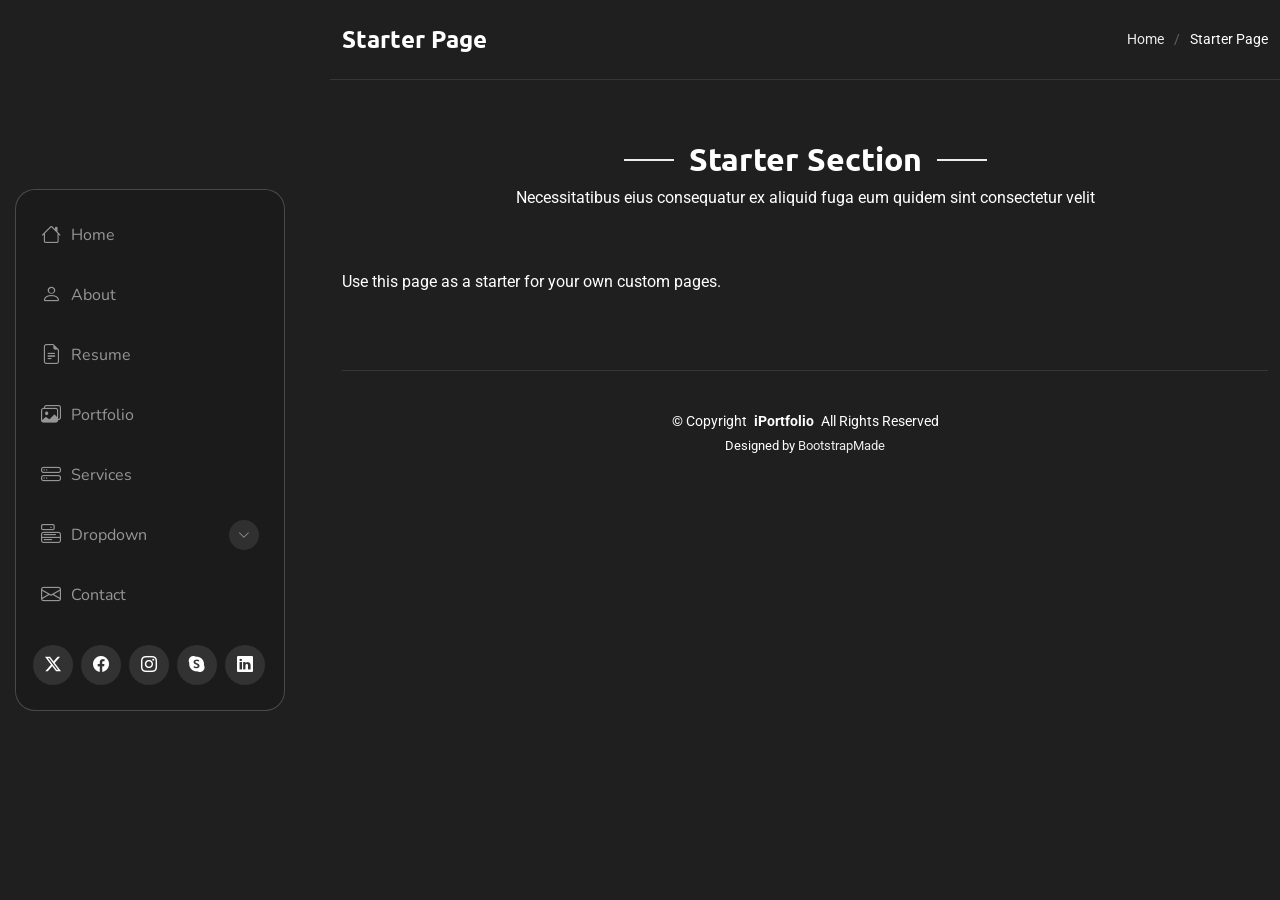
<file: starter-page.html>
<!DOCTYPE html>
<html lang="en">

<head>
  <meta charset="utf-8">
  <meta content="width=device-width, initial-scale=1.0" name="viewport">
  <title>Starter Page - SnapFolio Bootstrap Template</title>
  <meta name="description" content="">
  <meta name="keywords" content="">

  <!-- Favicons -->
  <link href="assets/img/favicon.png" rel="icon">
  <link href="assets/img/apple-touch-icon.png" rel="apple-touch-icon">

  <!-- Fonts -->
  <link href="https://fonts.googleapis.com" rel="preconnect">
  <link href="https://fonts.gstatic.com" rel="preconnect" crossorigin>
  <link href="https://fonts.googleapis.com/css2?family=Roboto:ital,wght@0,100;0,300;0,400;0,500;0,700;0,900;1,100;1,300;1,400;1,500;1,700;1,900&family=Ubuntu:ital,wght@0,300;0,400;0,500;0,700;1,300;1,400;1,500;1,700&family=Nunito:ital,wght@0,200;0,300;0,400;0,500;0,600;0,700;0,800;0,900;1,200;1,300;1,400;1,500;1,600;1,700;1,800;1,900&display=swap" rel="stylesheet">

  <!-- Vendor CSS Files -->
  <link href="assets/vendor/bootstrap/css/bootstrap.min.css" rel="stylesheet">
  <link href="assets/vendor/bootstrap-icons/bootstrap-icons.css" rel="stylesheet">
  <link href="assets/vendor/aos/aos.css" rel="stylesheet">
  <link href="assets/vendor/glightbox/css/glightbox.min.css" rel="stylesheet">
  <link href="assets/vendor/swiper/swiper-bundle.min.css" rel="stylesheet">

  <!-- Main CSS File -->
  <link href="assets/css/main.css" rel="stylesheet">

  <!-- =======================================================
  * Template Name: SnapFolio
  * Template URL: https://bootstrapmade.com/snapfolio-bootstrap-portfolio-template/
  * Updated: Jul 21 2025 with Bootstrap v5.3.7
  * Author: BootstrapMade.com
  * License: https://bootstrapmade.com/license/
  ======================================================== -->
</head>

<body class="starter-page-page">

  <header id="header" class="header dark-background d-flex flex-column justify-content-center">
    <i class="header-toggle d-xl-none bi bi-list"></i>

    <div class="header-container d-flex flex-column align-items-start">
      <nav id="navmenu" class="navmenu">
        <ul>
          <li><a href="#hero"><i class="bi bi-house navicon"></i>Home</a></li>
          <li><a href="#about"><i class="bi bi-person navicon"></i> About</a></li>
          <li><a href="#resume"><i class="bi bi-file-earmark-text navicon"></i> Resume</a></li>
          <li><a href="#portfolio"><i class="bi bi-images navicon"></i> Portfolio</a></li>
          <li><a href="#services"><i class="bi bi-hdd-stack navicon"></i> Services</a></li>
          <li class="dropdown"><a href="#"><i class="bi bi-menu-button navicon"></i> <span>Dropdown</span> <i class="bi bi-chevron-down toggle-dropdown"></i></a>
            <ul>
              <li><a href="#">Dropdown 1</a></li>
              <li class="dropdown"><a href="#"><span>Deep Dropdown</span> <i class="bi bi-chevron-down toggle-dropdown"></i></a>
                <ul>
                  <li><a href="#">Deep Dropdown 1</a></li>
                  <li><a href="#">Deep Dropdown 2</a></li>
                  <li><a href="#">Deep Dropdown 3</a></li>
                  <li><a href="#">Deep Dropdown 4</a></li>
                  <li><a href="#">Deep Dropdown 5</a></li>
                </ul>
              </li>
              <li><a href="#">Dropdown 2</a></li>
              <li><a href="#">Dropdown 3</a></li>
              <li><a href="#">Dropdown 4</a></li>
            </ul>
          </li>
          <li><a href="#contact"><i class="bi bi-envelope navicon"></i> Contact</a></li>
        </ul>
      </nav>

      <div class="social-links text-center">
        <a href="#" class="twitter"><i class="bi bi-twitter-x"></i></a>
        <a href="#" class="facebook"><i class="bi bi-facebook"></i></a>
        <a href="#" class="instagram"><i class="bi bi-instagram"></i></a>
        <a href="#" class="google-plus"><i class="bi bi-skype"></i></a>
        <a href="#" class="linkedin"><i class="bi bi-linkedin"></i></a>
      </div>

    </div>

  </header>

  <main class="main">

    <!-- Page Title -->
    <div class="page-title dark-background">
      <div class="container d-lg-flex justify-content-between align-items-center">
        <h1 class="mb-2 mb-lg-0">Starter Page</h1>
        <nav class="breadcrumbs">
          <ol>
            <li><a href="index.html">Home</a></li>
            <li class="current">Starter Page</li>
          </ol>
        </nav>
      </div>
    </div><!-- End Page Title -->

    <!-- Starter Section Section -->
    <section id="starter-section" class="starter-section section">

      <!-- Section Title -->
      <div class="container section-title" data-aos="fade-up">
        <h2>Starter Section</h2>
        <p>Necessitatibus eius consequatur ex aliquid fuga eum quidem sint consectetur velit</p>
      </div><!-- End Section Title -->

      <div class="container" data-aos="fade-up">
        <p>Use this page as a starter for your own custom pages.</p>
      </div>

    </section><!-- /Starter Section Section -->

  </main>

  <footer id="footer" class="footer position-relative">

    <div class="container">
      <div class="copyright text-center ">
        <p>© <span>Copyright</span> <strong class="px-1 sitename">iPortfolio</strong> <span>All Rights Reserved</span></p>
      </div>
      <div class="credits">
        <!-- All the links in the footer should remain intact. -->
        <!-- You can delete the links only if you've purchased the pro version. -->
        <!-- Licensing information: https://bootstrapmade.com/license/ -->
        <!-- Purchase the pro version with working PHP/AJAX contact form: [buy-url] -->
        Designed by <a href="https://bootstrapmade.com/">BootstrapMade</a>
      </div>
    </div>

  </footer>

  <!-- Scroll Top -->
  <a href="#" id="scroll-top" class="scroll-top d-flex align-items-center justify-content-center"><i class="bi bi-arrow-up-short"></i></a>

  <!-- Preloader -->
  <div id="preloader"></div>

  <!-- Vendor JS Files -->
  <script src="assets/vendor/bootstrap/js/bootstrap.bundle.min.js"></script>
  <script src="assets/vendor/php-email-form/validate.js"></script>
  <script src="assets/vendor/aos/aos.js"></script>
  <script src="assets/vendor/typed.js/typed.umd.js"></script>
  <script src="assets/vendor/purecounter/purecounter_vanilla.js"></script>
  <script src="assets/vendor/waypoints/noframework.waypoints.js"></script>
  <script src="assets/vendor/isotope-layout/isotope.pkgd.min.js"></script>
  <script src="assets/vendor/imagesloaded/imagesloaded.pkgd.min.js"></script>
  <script src="assets/vendor/glightbox/js/glightbox.min.js"></script>
  <script src="assets/vendor/swiper/swiper-bundle.min.js"></script>

  <!-- Main JS File -->
  <script src="assets/js/main.js"></script>

</body>

</html>
</file>
<file: assets/css/main.css>
/**
* Template Name: SnapFolio
* Template URL: https://bootstrapmade.com/snapfolio-bootstrap-portfolio-template/
* Updated: Jul 21 2025 with Bootstrap v5.3.7
* Author: BootstrapMade.com
* License: https://bootstrapmade.com/license/
*/

/*--------------------------------------------------------------
# Font & Color Variables
# Help: https://bootstrapmade.com/color-system/
--------------------------------------------------------------*/
/* Fonts */
:root {
  --default-font: "Roboto",  system-ui, -apple-system, "Segoe UI", Roboto, "Helvetica Neue", Arial, "Noto Sans", "Liberation Sans", sans-serif, "Apple Color Emoji", "Segoe UI Emoji", "Segoe UI Symbol", "Noto Color Emoji";
  --heading-font: "Ubuntu",  sans-serif;
  --nav-font: "Nunito",  sans-serif;
}

/* Global Colors - The following color variables are used throughout the website. Updating them here will change the color scheme of the entire website */
:root { 
  --background-color: #1f1f1f; /* Background color for the entire website, including individual sections */
  --default-color: #ffffff; /* Default color used for the majority of the text content across the entire website */
  --heading-color: #ffffff; /* Color for headings, subheadings and title throughout the website */
  --accent-color: #ececec; /* Accent color that represents your brand on the website. It's used for buttons, links, and other elements that need to stand out */
  --surface-color: #232323; /* The surface color is used as a background of boxed elements within sections, such as cards, icon boxes, or other elements that require a visual separation from the global background. */
  --contrast-color: #310606; /* Contrast color for text, ensuring readability against backgrounds of accent, heading, or default colors. */
}

/* Nav Menu Colors - The following color variables are used specifically for the navigation menu. They are separate from the global colors to allow for more customization options */
:root {
  --nav-color: rgba(236, 236, 236, 0.59);  /* The default color of the main navmenu links */
  --nav-hover-color: #ffffff; /* Applied to main navmenu links when they are hovered over or active */
  --nav-mobile-background-color: #393939; /* Used as the background color for mobile navigation menu */
  --nav-dropdown-background-color: #393939; /* Used as the background color for dropdown items that appear when hovering over primary navigation items */
  --nav-dropdown-color: #ffffff; /* Used for navigation links of the dropdown items in the navigation menu. */
  --nav-dropdown-hover-color: #ececec; /* Similar to --nav-hover-color, this color is applied to dropdown navigation links when they are hovered over. */
}

/* Color Presets - These classes override global colors when applied to any section or element, providing reuse of the sam color scheme. */

.light-background {
  --background-color: #2c2c2c;
  --surface-color: #323232;
}

.dark-background {
  --background-color: #040b14;
  --default-color: #ffffff;
  --heading-color: #ffffff;
  --surface-color: #151f2b;
  --contrast-color: #ffffff;
}

/* Smooth scroll */
:root {
  scroll-behavior: smooth;
}

/*--------------------------------------------------------------
# General Styling & Shared Classes
--------------------------------------------------------------*/
body {
  color: var(--default-color);
  background-color: var(--background-color);
  font-family: var(--default-font);
}

a {
  color: var(--accent-color);
  text-decoration: none;
  transition: 0.3s;
}

a:hover {
  color: color-mix(in srgb, var(--accent-color), transparent 25%);
  text-decoration: none;
}

h1,
h2,
h3,
h4,
h5,
h6 {
  color: var(--heading-color);
  font-family: var(--heading-font);
}

/* PHP Email Form Messages
------------------------------*/
.php-email-form .error-message {
  display: none;
  background: #df1529;
  color: #ffffff;
  text-align: left;
  padding: 15px;
  margin-bottom: 24px;
  font-weight: 600;
}

.php-email-form .sent-message {
  display: none;
  color: #ffffff;
  background: #059652;
  text-align: center;
  padding: 15px;
  margin-bottom: 24px;
  font-weight: 600;
}

.php-email-form .loading {
  display: none;
  background: var(--surface-color);
  text-align: center;
  padding: 15px;
  margin-bottom: 24px;
}

.php-email-form .loading:before {
  content: "";
  display: inline-block;
  border-radius: 50%;
  width: 24px;
  height: 24px;
  margin: 0 10px -6px 0;
  border: 3px solid var(--accent-color);
  border-top-color: var(--surface-color);
  animation: php-email-form-loading 1s linear infinite;
}

@keyframes php-email-form-loading {
  0% {
    transform: rotate(0deg);
  }

  100% {
    transform: rotate(360deg);
  }
}

/*--------------------------------------------------------------
# Global Header
--------------------------------------------------------------*/
.header {
  --background-color: #1b1b1b;
  --contrast-color: #444444;
  color: var(--default-color);
  position: fixed;
  top: 0;
  left: 0;
  bottom: 0;
  padding: 0 15px;
  width: 300px;
  transition: all ease-in-out 0.3s;
  overflow-y: auto;
  z-index: 997;
}

.header .header-container {
  border-radius: 20px;
  padding: 15px;
  background-color: var(--background-color);
  border: 1px solid color-mix(in srgb, var(--default-color), transparent 80%);
}

.header .social-links {
  margin: 0 0 10px 0;
}

.header .social-links a {
  font-size: 16px;
  display: inline-flex;
  align-items: center;
  justify-content: center;
  background: color-mix(in srgb, var(--default-color), transparent 90%);
  color: var(--default-color);
  margin: 0 2px;
  border-radius: 50%;
  text-align: center;
  width: 40px;
  height: 40px;
  transition: 0.3s;
}

.header .social-links a:hover {
  color: var(--contrast-color);
  background: var(--accent-color);
}

@media (min-width: 1200px) {

  .header~main,
  .header~#footer {
    margin-left: 330px;
  }
}

@media (max-width: 1199px) {
  .header {
    left: -100%;
  }
}

.header.header-show {
  left: 0;
}

.header .header-toggle {
  color: var(--contrast-color);
  background-color: var(--accent-color);
  font-size: 22px;
  display: flex;
  align-items: center;
  justify-content: center;
  width: 40px;
  height: 40px;
  border-radius: 50%;
  cursor: pointer;
  position: fixed;
  top: 15px;
  right: 15px;
  z-index: 9999;
  transition: background-color 0.3s;
}

.header .header-toggle:hover {
  color: var(--contrast-color);
  background-color: color-mix(in srgb, var(--accent-color) 90%, white 15%);
}

/*--------------------------------------------------------------
# Navigation Menu
--------------------------------------------------------------*/
.mobile-nav-toggle {
  display: none;
}

.navmenu {
  padding: 0;
  z-index: 9997;
  width: 100%;
}

.navmenu ul {
  list-style: none;
  padding: 0 0 20px 0;
  margin: 0;
}

.navmenu a,
.navmenu a:focus {
  color: var(--nav-color);
  padding: 15px 10px;
  font-family: var(--nav-font);
  font-size: 16px;
  font-weight: 400;
  display: flex;
  align-items: center;
  white-space: nowrap;
  transition: 0.3s;
  width: 100%;
}

.navmenu a .navicon,
.navmenu a:focus .navicon {
  font-size: 20px;
  margin-right: 10px;
}

.navmenu a .toggle-dropdown,
.navmenu a:focus .toggle-dropdown {
  font-size: 12px;
  line-height: 0;
  margin-left: auto;
  width: 30px;
  height: 30px;
  display: flex;
  align-items: center;
  justify-content: center;
  border-radius: 50%;
  transition: 0.3s;
  flex-shrink: 0;
  background-color: color-mix(in srgb, var(--accent-color), transparent 90%);
}

.navmenu a .toggle-dropdown:hover,
.navmenu a:focus .toggle-dropdown:hover {
  background-color: var(--accent-color);
  color: var(--contrast-color);
}

.navmenu a:hover,
.navmenu .active,
.navmenu .active:focus {
  color: var(--nav-hover-color);
}

.navmenu a:hover .navicon,
.navmenu .active .navicon,
.navmenu .active:focus .navicon {
  color: var(--accent-color);
}

.navmenu .active .toggle-dropdown,
.navmenu .active:focus .toggle-dropdown {
  background-color: var(--accent-color);
  color: var(--contrast-color);
  transform: rotate(180deg);
}

.navmenu .dropdown {
  display: block;
}

.navmenu .dropdown a,
.navmenu .dropdown a:focus {
  color: --nav-dropdown-color;
}

.navmenu .dropdown a:hover,
.navmenu .dropdown .active,
.navmenu .dropdown .active:focus {
  color: var(--nav-dropdown-hover-color);
}

.navmenu .dropdown ul {
  position: static;
  display: none;
  z-index: 99;
  padding: 5px 10px;
  margin: 5px 10px;
  background-color: var(--nav-dropdown-background-color);
  border: 1px solid color-mix(in srgb, var(--default-color), transparent 90%);
  box-shadow: none;
  transition: all 0.5s ease-in-out;
}

.navmenu .dropdown ul ul {
  background-color: rgba(33, 37, 41, 0.1);
}

.navmenu .dropdown>.dropdown-active {
  display: block;
  background-color: rgba(33, 37, 41, 0.03);
}

/*--------------------------------------------------------------
# Global Footer
--------------------------------------------------------------*/
.footer {
  color: var(--default-color);
  background-color: var(--background-color);
  font-size: 14px;
  padding: 0 0 40px 0;
  position: relative;
}

.footer .copyright {
  padding-top: 40px;
  border-top: 1px solid color-mix(in srgb, var(--default-color), transparent 90%);
}

.footer .copyright p {
  margin-bottom: 0;
}

.footer .credits {
  margin-top: 4px;
  font-size: 13px;
  text-align: center;
}

/*--------------------------------------------------------------
# Preloader
--------------------------------------------------------------*/
#preloader {
  position: fixed;
  inset: 0;
  z-index: 999999;
  overflow: hidden;
  background: var(--background-color);
  transition: all 0.6s ease-out;
}

#preloader:before {
  content: "";
  position: fixed;
  top: calc(50% - 30px);
  left: calc(50% - 30px);
  border: 6px solid #ffffff;
  border-color: var(--accent-color) transparent var(--accent-color) transparent;
  border-radius: 50%;
  width: 60px;
  height: 60px;
  animation: animate-preloader 1.5s linear infinite;
}

@keyframes animate-preloader {
  0% {
    transform: rotate(0deg);
  }

  100% {
    transform: rotate(360deg);
  }
}

/*--------------------------------------------------------------
# Scroll Top Button
--------------------------------------------------------------*/
.scroll-top {
  position: fixed;
  visibility: hidden;
  opacity: 0;
  right: 15px;
  bottom: -15px;
  z-index: 99999;
  background-color: var(--accent-color);
  width: 44px;
  height: 44px;
  border-radius: 50px;
  transition: all 0.4s;
}

.scroll-top i {
  font-size: 24px;
  color: var(--contrast-color);
  line-height: 0;
}

.scroll-top:hover {
  background-color: color-mix(in srgb, var(--accent-color), transparent 20%);
  color: var(--contrast-color);
}

.scroll-top.active {
  visibility: visible;
  opacity: 1;
  bottom: 15px;
}

/*--------------------------------------------------------------
# Disable aos animation delay on mobile devices
--------------------------------------------------------------*/
@media screen and (max-width: 768px) {
  [data-aos-delay] {
    transition-delay: 0 !important;
  }
}

/*--------------------------------------------------------------
# Global Page Titles & Breadcrumbs
--------------------------------------------------------------*/
.page-title {
  color: var(--default-color);
  padding: 25px 0 0 0;
  position: relative;
}

.page-title .container {
  border-bottom: 1px solid color-mix(in srgb, var(--default-color), transparent 90%);
  padding-bottom: 25px;
}

.page-title h1 {
  font-size: 24px;
  font-weight: 700;
}

.page-title .breadcrumbs ol {
  display: flex;
  flex-wrap: wrap;
  list-style: none;
  padding: 0;
  margin: 0;
  font-size: 14px;
  font-weight: 400;
}

.page-title .breadcrumbs ol li+li {
  padding-left: 10px;
}

.page-title .breadcrumbs ol li+li::before {
  content: "/";
  display: inline-block;
  padding-right: 10px;
  color: color-mix(in srgb, var(--default-color), transparent 70%);
}

/*--------------------------------------------------------------
# Global Sections
--------------------------------------------------------------*/
section,
.section {
  color: var(--default-color);
  background-color: var(--background-color);
  padding: 60px 0;
  overflow: clip;
}

/*--------------------------------------------------------------
# Global Section Titles
--------------------------------------------------------------*/
.section-title {
  text-align: center;
  padding-bottom: 60px;
  position: relative;
}

.section-title h2 {
  font-size: 32px;
  font-weight: 700;
  position: relative;
}

.section-title h2:before,
.section-title h2:after {
  content: "";
  width: 50px;
  height: 2px;
  background: var(--accent-color);
  display: inline-block;
}

.section-title h2:before {
  margin: 0 15px 10px 0;
}

.section-title h2:after {
  margin: 0 0 10px 15px;
}

.section-title p {
  margin-bottom: 0;
}

/*--------------------------------------------------------------
# Hero Section
--------------------------------------------------------------*/
.hero {
  min-height: 100vh;
  position: relative;
  overflow: hidden;
  display: flex;
  align-items: center;
}

.hero .background-elements {
  position: absolute;
  top: 0;
  left: 0;
  width: 100%;
  height: 100%;
  z-index: 1;
  overflow: hidden;
}

.hero .background-elements .bg-circle {
  position: absolute;
  border-radius: 50%;
  background: linear-gradient(45deg, color-mix(in srgb, var(--accent-color), transparent 90%), color-mix(in srgb, var(--accent-color), transparent 95%));
  animation: float 6s ease-in-out infinite;
}

.hero .background-elements .bg-circle.circle-1 {
  width: 300px;
  height: 300px;
  top: 10%;
  right: 10%;
  animation-delay: 0s;
}

.hero .background-elements .bg-circle.circle-2 {
  width: 200px;
  height: 200px;
  bottom: 20%;
  left: 5%;
  animation-delay: 2s;
}

.hero .hero-content {
  position: relative;
  width: 100%;
  z-index: 2;
}

.hero .container {
  position: relative;
  z-index: 3;
}

.hero .hero-text h1 {
  font-size: 72px;
  font-weight: 800;
  line-height: 1.1;
  margin-bottom: 15px;
  color: var(--heading-color);
}

.hero .hero-text h1 .accent-text {
  color: var(--accent-color);
  position: relative;
}

.hero .hero-text h1 .accent-text::after {
  content: "";
  position: absolute;
  bottom: -5px;
  left: 0;
  width: 100%;
  height: 3px;
  background: linear-gradient(90deg, var(--accent-color), color-mix(in srgb, var(--accent-color), transparent 50%));
}

.hero .hero-text h2 {
  font-size: 32px;
  font-weight: 600;
  color: var(--heading-color);
  margin-bottom: 10px;
}

.hero .hero-text .lead {
  font-size: 24px;
  margin-bottom: 20px;
  color: var(--default-color);
}

.hero .hero-text .lead span {
  color: var(--accent-color);
  font-weight: 600;
  border-bottom: 2px solid var(--accent-color);
  padding-bottom: 2px;
}

.hero .hero-text .description {
  font-size: 18px;
  line-height: 1.6;
  color: color-mix(in srgb, var(--default-color), transparent 20%);
  margin-bottom: 40px;
  max-width: 500px;
}

.hero .hero-actions {
  display: flex;
  gap: 20px;
  margin-bottom: 40px;
  flex-wrap: wrap;
}

.hero .hero-actions .btn {
  padding: 14px 30px;
  font-size: 16px;
  font-weight: 600;
  border-radius: 50px;
  text-decoration: none;
  transition: all 0.3s ease;
  border: 2px solid;
}

.hero .hero-actions .btn.btn-primary {
  background-color: var(--accent-color);
  color: var(--contrast-color);
  border-color: var(--accent-color);
}

.hero .hero-actions .btn.btn-primary:hover {
  background-color: color-mix(in srgb, var(--accent-color), black 10%);
  transform: translateY(-2px);
  box-shadow: 0 8px 25px color-mix(in srgb, var(--accent-color), transparent 70%);
}

.hero .hero-actions .btn.btn-outline {
  background-color: transparent;
  color: var(--accent-color);
  border-color: var(--accent-color);
}

.hero .hero-actions .btn.btn-outline:hover {
  background-color: var(--accent-color);
  color: var(--contrast-color);
  transform: translateY(-2px);
}

.hero .social-links {
  display: flex;
  gap: 20px;
}

.hero .social-links a {
  width: 50px;
  height: 50px;
  display: flex;
  align-items: center;
  justify-content: center;
  background-color: var(--surface-color);
  color: color-mix(in srgb, var(--default-color), transparent 40%);
  border-radius: 50%;
  font-size: 20px;
  transition: all 0.3s ease;
}

.hero .social-links a:hover {
  color: var(--contrast-color);
  background-color: var(--accent-color);
  transform: translateY(-3px);
  box-shadow: 0 8px 25px color-mix(in srgb, var(--accent-color), transparent 70%);
}

.hero .hero-visual {
  display: flex;
  justify-content: center;
  align-items: center;
  height: 100%;
}

.hero .hero-visual .profile-container {
  position: relative;
  width: 400px;
  height: 400px;
}

.hero .hero-visual .profile-container .profile-background {
  position: absolute;
  top: 15px;
  left: 15px;
  width: 100%;
  height: 100%;
  background: color-mix(in srgb, var(--accent-color), transparent 90%);
  border-radius: 30px;
  z-index: 1;
}

.hero .hero-visual .profile-container .profile-image {
  position: relative;
  width: 100%;
  height: 100%;
  object-fit: cover;
  border-radius: 30px;
  z-index: 2;
}

@keyframes float {

  0%,
  100% {
    transform: translateY(0px);
  }

  50% {
    transform: translateY(-20px);
  }
}

@keyframes floatIcon {

  0%,
  100% {
    transform: translateY(0px) rotate(0deg);
  }

  50% {
    transform: translateY(-10px) rotate(5deg);
  }
}

@media (max-width: 992px) {
  .hero .hero-text {
    text-align: center;
    margin-bottom: 50px;
  }

  .hero .hero-text h1 {
    font-size: 56px;
  }

  .hero .hero-text h2 {
    font-size: 28px;
  }

  .hero .hero-text .lead {
    font-size: 20px;
  }

  .hero .hero-visual .profile-container {
    width: 350px;
    height: 350px;
  }
}

@media (max-width: 768px) {
  .hero .hero-text h1 {
    font-size: 42px;
  }

  .hero .hero-text h2 {
    font-size: 24px;
  }

  .hero .hero-text .lead {
    font-size: 18px;
  }

  .hero .hero-text .description {
    font-size: 16px;
  }

  .hero .hero-actions {
    justify-content: center;
  }

  .hero .hero-actions .btn {
    padding: 12px 25px;
    font-size: 14px;
  }

  .hero .hero-visual .profile-container {
    width: 300px;
    height: 300px;
  }

  .hero .background-elements .bg-circle.circle-1 {
    width: 200px;
    height: 200px;
  }

  .hero .background-elements .bg-circle.circle-2 {
    width: 150px;
    height: 150px;
  }

  .hero .background-elements .bg-circle.circle-3 {
    width: 100px;
    height: 100px;
  }
}

/*--------------------------------------------------------------
# About Section
--------------------------------------------------------------*/
.about .profile-card {
  background: linear-gradient(135deg, var(--surface-color) 0%, color-mix(in srgb, var(--surface-color), var(--accent-color) 5%) 100%);
  border-radius: 2rem;
  padding: 2.5rem;
  text-align: center;
  box-shadow: 0 20px 40px rgba(0, 0, 0, 0.08);
  border: 1px solid color-mix(in srgb, var(--accent-color), transparent 90%);
  position: relative;
  overflow: hidden;
}

.about .profile-card::before {
  content: "";
  position: absolute;
  top: 0;
  left: 0;
  right: 0;
  height: 4px;
  background: linear-gradient(90deg, var(--accent-color), color-mix(in srgb, var(--accent-color), var(--heading-color) 30%));
}

@media (max-width: 991px) {
  .about .profile-card {
    margin-bottom: 3rem;
  }
}

.about .profile-header {
  position: relative;
  margin-bottom: 2rem;
}

.about .profile-header .profile-image {
  width: 160px;
  height: 160px;
  margin: 0 auto 1.5rem;
  border-radius: 50%;
  overflow: hidden;
  border: 4px solid var(--accent-color);
  box-shadow: 0 10px 30px rgba(0, 0, 0, 0.15);
}

.about .profile-header .profile-image img {
  width: 100%;
  height: 100%;
  object-fit: cover;
}

.about .profile-header .profile-badge {
  position: absolute;
  bottom: 20px;
  right: calc(50% - 65px);
  width: 32px;
  height: 32px;
  background-color: var(--accent-color);
  border-radius: 50%;
  display: flex;
  align-items: center;
  justify-content: center;
  border: 3px solid var(--surface-color);
}

.about .profile-header .profile-badge i {
  color: var(--contrast-color);
  font-size: 14px;
}

.about .profile-content h3 {
  font-size: 1.5rem;
  font-weight: 700;
  margin-bottom: 0.5rem;
  color: var(--heading-color);
}

.about .profile-content .profession {
  color: var(--accent-color);
  font-weight: 500;
  margin-bottom: 2rem;
}

.about .contact-links {
  display: flex;
  flex-direction: column;
  gap: 1rem;
}

.about .contact-links .contact-item {
  display: flex;
  align-items: center;
  gap: 0.75rem;
  padding: 0.75rem 1rem;
  background-color: color-mix(in srgb, var(--surface-color), var(--background-color) 50%);
  border-radius: 0.75rem;
  text-decoration: none;
  color: var(--default-color);
  transition: all 0.3s;
  border: 1px solid color-mix(in srgb, var(--default-color), transparent 90%);
}

.about .contact-links .contact-item:hover {
  background-color: var(--accent-color);
  color: var(--contrast-color);
  transform: translateY(-2px);
  box-shadow: 0 5px 20px color-mix(in srgb, var(--accent-color), transparent 70%);
}

.about .contact-links .contact-item i {
  font-size: 1rem;
  width: 18px;
}

.about .about-content {
  padding-left: 3rem;
}

@media (max-width: 991px) {
  .about .about-content {
    padding-left: 0;
  }
}

.about .about-content .section-header {
  margin-bottom: 2rem;
}

.about .about-content .section-header .badge-text {
  display: inline-block;
  background: linear-gradient(135deg, var(--accent-color), color-mix(in srgb, var(--accent-color), var(--heading-color) 20%));
  color: var(--contrast-color);
  padding: 0.5rem 1.5rem;
  border-radius: 2rem;
  font-size: 0.875rem;
  font-weight: 600;
  letter-spacing: 0.5px;
  margin-bottom: 1.5rem;
}

.about .about-content .section-header h2 {
  font-size: 2.25rem;
  font-weight: 700;
  line-height: 1.3;
  margin: 0;
}

@media (max-width: 768px) {
  .about .about-content .section-header h2 {
    font-size: 1.875rem;
  }
}

.about .about-content .description {
  margin-bottom: 2.5rem;
}

.about .about-content .description p {
  font-size: 1.1rem;
  line-height: 1.7;
  color: color-mix(in srgb, var(--default-color), transparent 20%);
  margin-bottom: 1.5rem;
}

.about .about-content .description p:last-child {
  margin-bottom: 0;
}

.about .stats-grid {
  display: grid;
  grid-template-columns: repeat(3, 1fr);
  gap: 2rem;
  margin-bottom: 2.5rem;
  padding: 2rem;
  background-color: var(--surface-color);
  border-radius: 1.5rem;
  box-shadow: 0 10px 30px rgba(0, 0, 0, 0.05);
}

@media (max-width: 768px) {
  .about .stats-grid {
    grid-template-columns: 1fr;
    gap: 1.5rem;
    text-align: center;
  }
}

.about .stats-grid .stat-item {
  text-align: center;
}

.about .stats-grid .stat-item .stat-number {
  font-size: 2rem;
  font-weight: 700;
  color: var(--accent-color);
  display: block;
  margin-bottom: 0.5rem;
}

.about .stats-grid .stat-item .stat-label {
  font-size: 0.875rem;
  color: color-mix(in srgb, var(--default-color), transparent 40%);
  font-weight: 500;
}

.about .details-grid {
  margin-bottom: 2.5rem;
}

.about .details-grid .detail-row {
  display: grid;
  grid-template-columns: 1fr 1fr;
  gap: 2rem;
  margin-bottom: 1.5rem;
}

@media (max-width: 768px) {
  .about .details-grid .detail-row {
    grid-template-columns: 1fr;
    gap: 1rem;
  }
}

.about .details-grid .detail-row:last-child {
  margin-bottom: 0;
}

.about .details-grid .detail-item .detail-label {
  display: block;
  font-size: 0.875rem;
  color: color-mix(in srgb, var(--default-color), transparent 50%);
  margin-bottom: 0.5rem;
  font-weight: 500;
}

.about .details-grid .detail-item .detail-value {
  display: block;
  font-weight: 600;
  color: var(--heading-color);
  font-size: 1rem;
}

.about .cta-section {
  display: flex;
  gap: 1rem;
  flex-wrap: wrap;
}

.about .cta-section .btn {
  padding: 0.875rem 2rem;
  border-radius: 0.75rem;
  font-weight: 600;
  text-decoration: none;
  transition: all 0.3s;
  display: inline-flex;
  align-items: center;
  gap: 0.5rem;
  border: 2px solid transparent;
}

.about .cta-section .btn.btn-primary {
  background-color: var(--accent-color);
  color: var(--contrast-color);
}

.about .cta-section .btn.btn-primary:hover {
  background-color: color-mix(in srgb, var(--accent-color), black 15%);
  transform: translateY(-2px);
  box-shadow: 0 10px 30px color-mix(in srgb, var(--accent-color), transparent 60%);
}

.about .cta-section .btn.btn-outline {
  background-color: transparent;
  color: var(--default-color);
  border-color: color-mix(in srgb, var(--default-color), transparent 70%);
}

.about .cta-section .btn.btn-outline:hover {
  border-color: var(--accent-color);
  transform: translateY(-2px);
}

/*--------------------------------------------------------------
# Stats Section
--------------------------------------------------------------*/
.stats .stats-wrapper {
  display: grid;
  grid-template-columns: repeat(4, 1fr);
  gap: 20px;
}

@media (max-width: 992px) {
  .stats .stats-wrapper {
    grid-template-columns: repeat(2, 1fr);
  }
}

@media (max-width: 576px) {
  .stats .stats-wrapper {
    grid-template-columns: 1fr;
  }
}

.stats .stats-item {
  background: linear-gradient(135deg, color-mix(in srgb, var(--surface-color), transparent 5%), var(--surface-color));
  border-radius: 15px;
  padding: 40px 20px;
  text-align: center;
  position: relative;
  transition: transform 0.3s ease, box-shadow 0.3s ease;
  box-shadow: 0 10px 30px rgba(0, 0, 0, 0.05);
  overflow: hidden;
}

.stats .stats-item:hover {
  transform: translateY(-10px);
  box-shadow: 0 15px 35px rgba(0, 0, 0, 0.1);
}

.stats .stats-item:hover .icon-wrapper {
  transform: scale(1.1);
}

.stats .stats-item:nth-child(1) .icon-wrapper {
  background-color: color-mix(in srgb, var(--accent-color), transparent 85%);
}

.stats .stats-item:nth-child(1) .icon-wrapper i {
  color: color-mix(in srgb, var(--accent-color), transparent 10%);
}

.stats .stats-item:nth-child(2) .icon-wrapper {
  background-color: color-mix(in srgb, #ff7e00, transparent 85%);
}

.stats .stats-item:nth-child(2) .icon-wrapper i {
  color: color-mix(in srgb, #ff7e00, transparent 10%);
}

.stats .stats-item:nth-child(3) .icon-wrapper {
  background-color: color-mix(in srgb, #00c875, transparent 85%);
}

.stats .stats-item:nth-child(3) .icon-wrapper i {
  color: color-mix(in srgb, #00c875, transparent 10%);
}

.stats .stats-item:nth-child(4) .icon-wrapper {
  background-color: color-mix(in srgb, #e83e8c, transparent 85%);
}

.stats .stats-item:nth-child(4) .icon-wrapper i {
  color: color-mix(in srgb, #e83e8c, transparent 10%);
}

.stats .stats-item .icon-wrapper {
  width: 80px;
  height: 80px;
  border-radius: 50%;
  display: flex;
  align-items: center;
  justify-content: center;
  margin: 0 auto 20px;
  transition: transform 0.3s ease;
}

.stats .stats-item .icon-wrapper i {
  font-size: 36px;
}

.stats .stats-item span {
  display: block;
  font-size: 48px;
  font-weight: 700;
  color: var(--heading-color);
  margin-bottom: 10px;
  line-height: 1;
  font-family: var(--heading-font);
}

.stats .stats-item p {
  color: var(--default-color);
  font-size: 18px;
  margin: 0;
  font-weight: 500;
  font-family: var(--heading-font);
  opacity: 0.8;
}

/*--------------------------------------------------------------
# Skills Section
--------------------------------------------------------------*/
.skills .skills-category {
  background-color: var(--surface-color);
  padding: 30px;
  border-radius: 8px;
  box-shadow: 0 0 20px rgba(0, 0, 0, 0.05);
  height: 100%;
  transition: transform 0.3s;
}

.skills .skills-category:hover {
  transform: translateY(-5px);
}

.skills .skills-category h3 {
  font-size: 24px;
  margin-bottom: 25px;
  position: relative;
  padding-bottom: 15px;
}

.skills .skills-category h3:after {
  content: "";
  position: absolute;
  bottom: 0;
  left: 0;
  width: 50px;
  height: 2px;
  background-color: var(--accent-color);
}

.skills .skill-item {
  margin-bottom: 25px;
}

.skills .skill-item:last-child {
  margin-bottom: 0;
}

.skills .skill-item h4 {
  font-size: 16px;
  margin-bottom: 8px;
}

.skills .skill-item .skill-percentage {
  font-size: 14px;
  color: color-mix(in srgb, var(--heading-color), transparent 30%);
}

.skills .skill-item .progress {
  height: 8px;
  background-color: color-mix(in srgb, var(--accent-color), transparent 90%);
  border-radius: 20px;
  overflow: hidden;
  position: relative;
}

.skills .skill-item .progress .progress-bar {
  background-color: var(--accent-color);
  transition: width 1.5s ease-in-out;
  width: 0;
  height: 100%;
  border-radius: 20px;
}

.skills .skill-item .skill-tooltip {
  font-size: 14px;
  color: color-mix(in srgb, var(--default-color), transparent 30%);
  margin-top: 8px;
  opacity: 0;
  transform: translateY(-5px);
  transition: all 0.3s;
}

.skills .skill-item:hover .skill-tooltip {
  opacity: 1;
  transform: translateY(0);
}

.skills .skill-box {
  background-color: var(--surface-color);
  padding: 25px 20px;
  border-radius: 8px;
  text-align: center;
  transition: all 0.3s;
  height: 100%;
  position: relative;
  overflow: hidden;
  box-shadow: 0 0 15px rgba(0, 0, 0, 0.05);
}

.skills .skill-box:hover {
  transform: translateY(-5px);
}

.skills .skill-box:hover i {
  color: var(--accent-color);
  transform: scale(1.1);
}

.skills .skill-box:hover .skill-tooltip {
  opacity: 1;
  transform: translateY(0);
}

.skills .skill-box i {
  font-size: 36px;
  color: color-mix(in srgb, var(--accent-color), transparent 20%);
  margin-bottom: 15px;
  display: inline-block;
  transition: all 0.3s;
}

.skills .skill-box h4 {
  font-size: 18px;
  margin-bottom: 10px;
}

.skills .skill-box .skill-tooltip {
  font-size: 14px;
  color: color-mix(in srgb, var(--default-color), transparent 30%);
  opacity: 0;
  transform: translateY(5px);
  transition: all 0.3s;
}

@media (max-width: 991.98px) {
  .skills .skills-category {
    margin-bottom: 30px;
  }

  .skills .skills-category:last-child {
    margin-bottom: 0;
  }
}

@media (max-width: 767.98px) {
  .skills .skill-box {
    margin-bottom: 20px;
  }

  .skills .skill-box:last-child {
    margin-bottom: 0;
  }
}

/*--------------------------------------------------------------
# Resume Section
--------------------------------------------------------------*/
.resume .resume-side {
  background-color: var(--surface-color);
  padding: 2rem;
  border-radius: 10px;
  box-shadow: 0 0 20px rgba(0, 0, 0, 0.1);
  height: 100%;
}

.resume .resume-side .profile-img {
  text-align: center;
}

.resume .resume-side .profile-img img {
  width: 200px;
  height: 200px;
  object-fit: cover;
  border: 5px solid color-mix(in srgb, var(--accent-color), transparent 85%);
  border-radius: 50%;
}

.resume .resume-side h3 {
  font-size: 1.5rem;
  margin-bottom: 1rem;
  color: var(--heading-color);
  font-weight: 600;
}

.resume .resume-side .contact-info li {
  margin-bottom: 1rem;
  color: var(--default-color);
}

.resume .resume-side .contact-info li i {
  width: 25px;
  color: var(--accent-color);
  margin-right: 0.5rem;
}

.resume .resume-side .skill-item {
  margin-bottom: 1.5rem;
}

.resume .resume-side .skill-item span {
  font-size: 0.9rem;
  color: var(--default-color);
}

.resume .resume-side .skill-item .progress {
  height: 8px;
  background-color: color-mix(in srgb, var(--accent-color), transparent 90%);
  border-radius: 4px;
  margin-top: 0.5rem;
}

.resume .resume-side .skill-item .progress .progress-bar {
  background-color: var(--accent-color);
  width: 0;
  transition: width 1s ease;
}

.resume .resume-section {
  margin-bottom: 3rem;
}

.resume .resume-section h3 {
  font-size: 1.75rem;
  margin-bottom: 1.5rem;
  color: var(--heading-color);
  font-weight: 600;
}

.resume .resume-section h3 i {
  color: var(--accent-color);
}

.resume .resume-section .resume-item {
  padding-left: 1.5rem;
  border-left: 2px solid color-mix(in srgb, var(--accent-color), transparent 80%);
  margin-bottom: 2rem;
  position: relative;
}

.resume .resume-section .resume-item:before {
  content: "";
  position: absolute;
  width: 16px;
  height: 16px;
  border-radius: 50%;
  left: -9px;
  top: 0;
  background: var(--accent-color);
}

.resume .resume-section .resume-item h4 {
  font-size: 1.2rem;
  margin-bottom: 0.5rem;
  color: var(--heading-color);
  font-weight: 600;
}

.resume .resume-section .resume-item h5 {
  font-size: 1rem;
  margin-bottom: 0.5rem;
  color: var(--accent-color);
}

.resume .resume-section .resume-item .company {
  font-size: 0.95rem;
  margin-bottom: 1rem;
  color: var(--heading-color);
}

.resume .resume-section .resume-item .company i {
  margin-right: 0.5rem;
}

.resume .resume-section .resume-item ul {
  padding-left: 1.2rem;
}

.resume .resume-section .resume-item ul li {
  margin-bottom: 0.5rem;
  color: var(--default-color);
}

.resume .resume-section .resume-item p {
  color: var(--default-color);
  margin-bottom: 0;
}

@media (max-width: 991.98px) {
  .resume .resume-side {
    margin-bottom: 2rem;
  }
}

/*--------------------------------------------------------------
# Portfolio Section
--------------------------------------------------------------*/
@media (max-width: 991px) {
  .portfolio .filter-sidebar {
    margin-bottom: 30px;
  }
}

.portfolio .filters-wrapper {
  background-color: color-mix(in srgb, var(--surface-color), var(--default-color) 3%);
  padding: 30px;
  border-radius: 10px;
  box-shadow: 0 5px 25px rgba(0, 0, 0, 0.05);
}

@media (max-width: 991px) {
  .portfolio .filters-wrapper {
    padding: 20px;
  }
}

.portfolio .portfolio-filters {
  padding: 0;
  margin: 0;
  list-style: none;
  display: flex;
  flex-direction: column;
  gap: 10px;
}

@media (max-width: 991px) {
  .portfolio .portfolio-filters {
    flex-direction: row;
    flex-wrap: wrap;
    justify-content: center;
  }
}

.portfolio .portfolio-filters li {
  cursor: pointer;
  padding: 12px 20px;
  font-size: 16px;
  font-weight: 500;
  line-height: 1;
  color: var(--default-color);
  transition: all 0.3s ease-in-out;
  border-radius: 6px;
  background: transparent;
  position: relative;
  border-left: 3px solid transparent;
}

@media (max-width: 991px) {
  .portfolio .portfolio-filters li {
    padding: 8px 16px;
    border: 1px solid color-mix(in srgb, var(--accent-color), transparent 80%);
    border-left-width: 3px;
  }
}

.portfolio .portfolio-filters li:hover {
  color: var(--accent-color);
  background-color: color-mix(in srgb, var(--accent-color), transparent 90%);
  border-left-color: color-mix(in srgb, var(--accent-color), transparent 50%);
}

.portfolio .portfolio-filters li.filter-active {
  color: var(--accent-color);
  background-color: color-mix(in srgb, var(--accent-color), transparent 90%);
  border-left-color: var(--accent-color);
  font-weight: 600;
}

.portfolio .portfolio-wrap {
  transition: 0.4s;
  position: relative;
  overflow: hidden;
  border-radius: 12px;
  box-shadow: 0 5px 20px rgba(0, 0, 0, 0.08);
  height: 100%;
}

.portfolio .portfolio-wrap img {
  transition: transform 0.6s cubic-bezier(0.215, 0.61, 0.355, 1);
  width: 100%;
  height: 350px;
  object-fit: cover;
}

.portfolio .portfolio-wrap .portfolio-info {
  position: absolute;
  bottom: 0;
  left: 0;
  right: 0;
  padding: 25px;
  background: linear-gradient(to top, rgba(0, 0, 0, 0.8) 0%, rgba(0, 0, 0, 0.4) 60%, rgba(0, 0, 0, 0) 100%);
  z-index: 3;
  transition: all 0.4s cubic-bezier(0.215, 0.61, 0.355, 1);
  transform: translateY(20px);
  opacity: 0;
}

.portfolio .portfolio-wrap .portfolio-info .content {
  transition: all 0.4s cubic-bezier(0.215, 0.61, 0.355, 1);
  transform: translateY(20px);
}

.portfolio .portfolio-wrap .portfolio-info .category {
  display: inline-block;
  color: var(--accent-color);
  font-size: 14px;
  font-weight: 500;
  text-transform: uppercase;
  letter-spacing: 1px;
  margin-bottom: 8px;
}

.portfolio .portfolio-wrap .portfolio-info h4 {
  font-size: 20px;
  color: var(--contrast-color);
  font-weight: 700;
  margin-bottom: 15px;
}

.portfolio .portfolio-wrap .portfolio-info .portfolio-links {
  display: flex;
  gap: 12px;
}

.portfolio .portfolio-wrap .portfolio-info .portfolio-links a {
  color: var(--contrast-color);
  width: 40px;
  height: 40px;
  display: flex;
  align-items: center;
  justify-content: center;
  background-color: color-mix(in srgb, var(--accent-color), transparent 30%);
  border-radius: 50%;
  font-size: 18px;
  transition: 0.3s;
}

.portfolio .portfolio-wrap .portfolio-info .portfolio-links a:hover {
  background-color: var(--accent-color);
  transform: translateY(-3px);
}

.portfolio .portfolio-wrap:hover {
  transform: translateY(-5px);
}

.portfolio .portfolio-wrap:hover img {
  transform: scale(1.08);
}

.portfolio .portfolio-wrap:hover .portfolio-info {
  transform: translateY(0);
  opacity: 1;
}

.portfolio .portfolio-wrap:hover .portfolio-info .content {
  transform: translateY(0);
}

/*--------------------------------------------------------------
# Services Section
--------------------------------------------------------------*/
.services .service-header {
  margin-bottom: 60px;
}

.services .service-header .service-intro .service-heading {
  font-size: 48px;
  margin-bottom: 0;
  font-weight: 700;
  line-height: 1.2;
  color: var(--heading-color);
}

.services .service-header .service-intro .service-heading div {
  display: block;
  position: relative;
}

.services .service-header .service-intro .service-heading span {
  display: block;
  color: var(--accent-color);
}

@media (max-width: 992px) {
  .services .service-header .service-intro .service-heading {
    font-size: 36px;
  }
}

@media (max-width: 768px) {
  .services .service-header .service-intro .service-heading {
    font-size: 30px;
    margin-bottom: 20px;
  }
}

.services .service-header .service-summary p {
  margin-bottom: 25px;
  color: var(--default-color);
}

.services .service-header .service-summary .service-btn {
  display: inline-flex;
  align-items: center;
  padding: 12px 30px;
  background-color: var(--accent-color);
  color: var(--contrast-color);
  border-radius: 4px;
  font-weight: 500;
  transition: all 0.3s ease;
}

.services .service-header .service-summary .service-btn i {
  margin-left: 10px;
  transition: transform 0.3s ease;
}

.services .service-header .service-summary .service-btn:hover {
  background-color: color-mix(in srgb, var(--accent-color), transparent 15%);
  color: var(--contrast-color);
}

.services .service-header .service-summary .service-btn:hover i {
  transform: translateX(5px);
}

@media (max-width: 992px) {
  .services .service-header .service-summary {
    margin-top: 30px;
  }
}

.services .service-card {
  padding: 40px 40px 40px 40px;
  margin-bottom: 30px;
  border: 2px solid color-mix(in srgb, var(--accent-color), transparent 90%);
  transition: all 0.3s ease;
}

.services .service-card .service-icon {
  margin-bottom: 25px;
  background-color: color-mix(in srgb, var(--accent-color), transparent 90%);
  display: inline-flex;
  align-items: center;
  justify-content: center;
  border-radius: 10px;
  width: 64px;
  height: 64px;
}

.services .service-card .service-icon i {
  font-size: 32px;
  color: var(--accent-color);
  transition: all 0.3s ease;
}

.services .service-card h3 {
  font-size: 28px;
  margin-bottom: 15px;
  font-weight: 700;
}

.services .service-card h3 a {
  color: var(--heading-color);
  transition: color 0.3s ease;
}

.services .service-card h3 a span {
  display: block;
}

.services .service-card h3 a:hover {
  color: var(--accent-color);
}

.services .service-card p {
  color: var(--default-color);
  transition: color 0.3s ease;
  margin-bottom: 0;
}

.services .service-card .card-action {
  position: absolute;
  top: 0;
  right: 0;
  width: 80px;
  height: 80px;
  display: flex;
  align-items: center;
  justify-content: center;
  background-color: var(--accent-color);
  opacity: 0;
  visibility: hidden;
  transform: translateY(20px);
  transition: all 0.3s ease;
}

.services .service-card .card-action i {
  font-size: 24px;
  color: var(--contrast-color);
  transition: transform 0.3s ease;
}

.services .service-card .card-action:hover i {
  transform: rotate(45deg);
}

.services .service-card::before {
  content: "";
  position: absolute;
  top: 0;
  left: 0;
  right: 0;
  bottom: 0;
  background-color: var(--surface-color);
  clip-path: polygon(70% 0, 100% 30%, 100% 100%, 0 100%, 0 0);
  z-index: -1;
  opacity: 0;
  visibility: hidden;
  transition: all 0.3s ease;
}

.services .service-card:hover {
  border-color: transparent;
}

.services .service-card:hover::before {
  opacity: 1;
  visibility: visible;
  background-color: color-mix(in srgb, var(--accent-color), transparent 90%);
}

.services .service-card:hover h3 a {
  color: var(--accent-color);
}

.services .service-card:hover h3 a:hover {
  color: var(--accent-color);
}

.services .service-card:hover p {
  color: color-mix(in srgb, var(--default-color), transparent 20%);
}

.services .service-card:hover .card-action {
  opacity: 1;
  visibility: visible;
  transform: translateY(0);
}

.services .service-card:hover .service-icon i {
  transform: scale(1.1);
}

@media (max-width: 768px) {
  .services .service-card {
    padding: 150px 25px 25px;
  }

  .services .service-card h3 {
    font-size: 24px;
  }

  .services .service-card .service-icon {
    position: absolute;
    top: 40px;
    left: 25px;
  }
}

@media (max-width: 768px) {
  .services {
    padding: 70px 0 50px;
  }
}

/*--------------------------------------------------------------
# Testimonials Section
--------------------------------------------------------------*/
.testimonials .testimonial-masonry {
  display: grid;
  grid-template-columns: repeat(3, 1fr);
  gap: 2rem;
  position: relative;
}

.testimonials .testimonial-masonry::before {
  content: "";
  position: absolute;
  width: 100%;
  height: 100%;
  background: radial-gradient(circle at center, color-mix(in srgb, var(--accent-color), transparent 95%), transparent);
  opacity: 0.5;
  z-index: -1;
}

.testimonials .testimonial-item:nth-child(3n-1) {
  margin-top: 3rem;
}

.testimonials .testimonial-item:nth-child(3n) {
  margin-top: 1.5rem;
}

.testimonials .testimonial-item.highlight .testimonial-content {
  background-color: color-mix(in srgb, var(--accent-color), transparent 92%);
  border: 1px solid color-mix(in srgb, var(--accent-color), transparent 70%);
}

.testimonials .testimonial-item.highlight .testimonial-content .quote-pattern {
  background-color: color-mix(in srgb, var(--accent-color), transparent 85%);
}

.testimonials .testimonial-item.highlight .testimonial-content .quote-pattern i {
  color: var(--accent-color);
}

.testimonials .testimonial-content {
  background-color: var(--surface-color);
  border-radius: 20px;
  padding: 2rem;
  position: relative;
  transition: all 0.3s ease;
  border: 1px solid color-mix(in srgb, var(--default-color), transparent 92%);
}

.testimonials .testimonial-content:hover {
  transform: translateY(-5px);
}

.testimonials .testimonial-content p {
  font-size: 1rem;
  line-height: 1.7;
  margin: 1.5rem 0;
  position: relative;
}

.testimonials .quote-pattern {
  position: absolute;
  top: -1.25rem;
  left: 2rem;
  width: 2.5rem;
  height: 2.5rem;
  background-color: var(--surface-color);
  border-radius: 50%;
  display: flex;
  align-items: center;
  justify-content: center;
  border: 1px solid color-mix(in srgb, var(--default-color), transparent 92%);
}

.testimonials .quote-pattern i {
  font-size: 1.25rem;
  color: var(--accent-color);
}

.testimonials .client-info {
  display: flex;
  align-items: center;
  gap: 1rem;
  margin-top: 1.5rem;
  padding-top: 1.5rem;
  border-top: 1px solid color-mix(in srgb, var(--default-color), transparent 92%);
}

.testimonials .client-image {
  width: 50px;
  height: 50px;
  border-radius: 50%;
  overflow: hidden;
  flex-shrink: 0;
}

.testimonials .client-image img {
  width: 100%;
  height: 100%;
  object-fit: cover;
}

.testimonials .client-details h3 {
  font-size: 1.125rem;
  margin-bottom: 0.25rem;
}

.testimonials .client-details .position {
  font-size: 0.875rem;
  color: color-mix(in srgb, var(--heading-color), transparent 40%);
}

@media (max-width: 1199.98px) {
  .testimonials .testimonial-masonry {
    grid-template-columns: repeat(2, 1fr);
    gap: 1.5rem;
  }

  .testimonials .testimonial-item:nth-child(3n-1),
  .testimonials .testimonial-item:nth-child(3n) {
    margin-top: 0;
  }

  .testimonials .testimonial-item:nth-child(even) {
    margin-top: 2rem;
  }
}

@media (max-width: 767.98px) {
  .testimonials .testimonial-masonry {
    grid-template-columns: 1fr;
    gap: 2rem;
  }

  .testimonials .testimonial-item:nth-child(even) {
    margin-top: 0;
  }

  .testimonials .testimonial-content {
    padding: 1.5rem;
  }

  .testimonials .testimonial-content p {
    font-size: 0.9375rem;
    margin: 1.25rem 0;
  }

  .testimonials .quote-pattern {
    width: 2.25rem;
    height: 2.25rem;
    top: -1.125rem;
  }

  .testimonials .quote-pattern i {
    font-size: 1.125rem;
  }

  .testimonials .client-info {
    margin-top: 1.25rem;
    padding-top: 1.25rem;
  }

  .testimonials .client-image {
    width: 45px;
    height: 45px;
  }

  .testimonials .client-details h3 {
    font-size: 1rem;
  }

  .testimonials .client-details .position {
    font-size: 0.8125rem;
  }
}

/*--------------------------------------------------------------
# Contact Section
--------------------------------------------------------------*/
.contact .info-box {
  background-color: var(--accent-color);
  color: var(--contrast-color);
  padding: 3rem;
  border-radius: 1rem;
  height: 100%;
}

.contact .info-box h3 {
  color: var(--contrast-color);
  font-size: 2rem;
  margin-bottom: 1rem;
}

@media (max-width: 767.98px) {
  .contact .info-box h3 {
    font-size: 1.75rem;
  }
}

.contact .info-box p {
  opacity: 0.8;
  margin-bottom: 2rem;
}

.contact .info-box a {
  color: var(--contrast-color);
}

@media (max-width: 992px) {
  .contact .info-box {
    padding: 1.5rem;
  }
}

.contact .info-item {
  display: flex;
  gap: 1.5rem;
  margin-bottom: 2rem;
}

.contact .info-item:last-child {
  margin-bottom: 0;
}

.contact .info-item .icon-box {
  width: 3.5rem;
  height: 3.5rem;
  background-color: color-mix(in srgb, var(--contrast-color), transparent 85%);
  border-radius: 50%;
  display: flex;
  align-items: center;
  justify-content: center;
  flex-shrink: 0;
  transition: 0.3s;
}

.contact .info-item .icon-box i {
  font-size: 1.5rem;
  color: var(--contrast-color);
}

.contact .info-item:hover .icon-box {
  background-color: color-mix(in srgb, var(--contrast-color), transparent 70%);
}

.contact .info-item .content h4 {
  color: var(--contrast-color);
  font-size: 1.25rem;
  margin-bottom: 0.5rem;
  font-weight: 700;
}

.contact .info-item .content p {
  margin-bottom: 0.25rem;
  font-size: 0.95rem;
}

.contact .info-item .content p:last-child {
  margin-bottom: 0;
}

.contact .contact-form {
  background-color: var(--surface-color);
  padding: 3rem;
  border-radius: 1rem;
  height: 100%;
  box-shadow: 0 0 25px rgba(0, 0, 0, 0.05);
}

@media (max-width: 992px) {
  .contact .contact-form {
    padding: 1.5rem;
  }
}

.contact .contact-form h3 {
  font-size: 2rem;
  margin-bottom: 1rem;
}

@media (max-width: 768px) {
  .contact .contact-form h3 {
    font-size: 1.75rem;
  }
}

.contact .contact-form p {
  color: color-mix(in srgb, var(--default-color), transparent 25%);
  margin-bottom: 2rem;
}

.contact .contact-form .form-control,
.contact .contact-form .form-select {
  padding: 0.875rem 1.25rem;
  border-color: color-mix(in srgb, var(--default-color), transparent 90%);
  border-radius: 0.5rem;
  background-color: color-mix(in srgb, var(--surface-color) 90%, white 5%);
  color: var(--default-color);
}

.contact .contact-form .form-control:focus,
.contact .contact-form .form-select:focus {
  box-shadow: none;
  border-color: var(--accent-color);
}

.contact .contact-form .form-control::placeholder,
.contact .contact-form .form-select::placeholder {
  color: color-mix(in srgb, var(--default-color), transparent 50%);
}

.contact .contact-form .form-select option {
  color: #111111;
  background-color: #ffffff;
}

.contact .contact-form .btn {
  background-color: var(--accent-color);
  color: var(--contrast-color);
  padding: 1rem 2rem;
  border-radius: 2rem;
  display: inline-flex;
  align-items: center;
  gap: 0.5rem;
  transition: 0.3s;
}

.contact .contact-form .btn i {
  font-size: 1.25rem;
}

.contact .contact-form .btn:hover {
  background-color: color-mix(in srgb, var(--accent-color), var(--contrast-color) 20%);
}

/*--------------------------------------------------------------
# Portfolio Details Section
--------------------------------------------------------------*/
.portfolio-details .portfolio-details-slider {
  position: relative;
  overflow: hidden;
  border-radius: 8px;
  box-shadow: 0 0 30px rgba(var(--default-color), 0.1);
}

.portfolio-details .portfolio-details-slider .swiper-wrapper {
  height: auto !important;
}

.portfolio-details .portfolio-details-slider img {
  aspect-ratio: 16/9;
  object-fit: cover;
}

.portfolio-details .portfolio-details-slider .swiper-pagination {
  position: absolute;
  bottom: 20px;
}

.portfolio-details .portfolio-details-slider .swiper-pagination .swiper-pagination-bullet {
  width: 12px;
  height: 12px;
  background-color: var(--contrast-color);
  opacity: 0.5;
  transition: 0.3s;
}

.portfolio-details .portfolio-details-slider .swiper-pagination .swiper-pagination-bullet.swiper-pagination-bullet-active {
  opacity: 1;
  background-color: var(--accent-color);
}

.portfolio-details .portfolio-info {
  padding: 30px;
  background-color: var(--surface-color);
  border-radius: 8px;
  box-shadow: 0 0 30px rgba(var(--default-color), 0.1);
}

.portfolio-details .portfolio-info h3 {
  font-size: 22px;
  font-weight: 700;
  margin-bottom: 20px;
  padding-bottom: 20px;
  border-bottom: 1px solid color-mix(in srgb, var(--default-color), transparent 90%);
}

.portfolio-details .portfolio-info ul {
  padding: 0;
  list-style: none;
}

.portfolio-details .portfolio-info ul li {
  padding: 10px 0;
  border-bottom: 1px solid color-mix(in srgb, var(--default-color), transparent 90%);
}

.portfolio-details .portfolio-info ul li:last-child {
  border-bottom: 0;
}

.portfolio-details .portfolio-info ul li strong {
  font-weight: 600;
  margin-right: 10px;
  color: var(--heading-color);
}

.portfolio-details .portfolio-info ul li a {
  color: var(--accent-color);
  transition: 0.3s;
}

.portfolio-details .portfolio-info ul li a:hover {
  color: color-mix(in srgb, var(--accent-color), transparent 25%);
  text-decoration: underline;
}

.portfolio-details .portfolio-description h2 {
  font-size: 26px;
  font-weight: 700;
  margin-bottom: 20px;
}

.portfolio-details .portfolio-description p {
  padding: 0;
  margin-bottom: 20px;
  color: color-mix(in srgb, var(--default-color), transparent 20%);
}

.portfolio-details .portfolio-description .features h3 {
  font-size: 22px;
  font-weight: 600;
  margin-bottom: 30px;
}

.portfolio-details .portfolio-description .features .feature-item {
  padding: 30px;
  background-color: var(--surface-color);
  border-radius: 8px;
  height: 100%;
  transition: 0.3s;
  box-shadow: 0 0 30px rgba(var(--default-color), 0.1);
}

.portfolio-details .portfolio-description .features .feature-item:hover {
  transform: translateY(-5px);
}

.portfolio-details .portfolio-description .features .feature-item i {
  font-size: 32px;
  color: var(--accent-color);
  margin-bottom: 20px;
  display: inline-block;
}

.portfolio-details .portfolio-description .features .feature-item h4 {
  font-size: 18px;
  font-weight: 600;
  margin-bottom: 15px;
}

.portfolio-details .portfolio-description .features .feature-item p {
  margin: 0;
  font-size: 15px;
}

@media (max-width: 991px) {
  .portfolio-details .portfolio-info {
    margin-top: 20px;
  }
}

@media (max-width: 768px) {
  .portfolio-details .portfolio-description h2 {
    font-size: 24px;
  }
}

/*--------------------------------------------------------------
# Service Details Section
--------------------------------------------------------------*/
.service-details .service-details-slider {
  position: relative;
  overflow: hidden;
  border-radius: 10px;
  z-index: 1;
}

.service-details .service-details-slider .swiper-wrapper {
  height: auto !important;
}

.service-details .service-details-slider .swiper-pagination {
  position: absolute;
  bottom: 20px;
  left: 0;
  right: 0;
  z-index: 2;
}

.service-details .service-details-slider .swiper-pagination .swiper-pagination-bullet {
  width: 10px;
  height: 10px;
  background-color: var(--contrast-color);
  opacity: 0.5;
  transition: 0.3s;
}

.service-details .service-details-slider .swiper-pagination .swiper-pagination-bullet.swiper-pagination-bullet-active {
  opacity: 1;
  width: 20px;
  border-radius: 5px;
}

.service-details .content h3 {
  font-size: 28px;
  font-weight: 700;
  margin-bottom: 20px;
}

.service-details .content p {
  color: color-mix(in srgb, var(--default-color), transparent 20%);
  margin-bottom: 15px;
}

.service-details .content .features .feature-box {
  padding: 20px;
  background: var(--surface-color);
  border-radius: 10px;
  box-shadow: 0 0 20px rgba(0, 0, 0, 0.05);
  height: 100%;
  transition: 0.3s;
}

.service-details .content .features .feature-box:hover {
  transform: translateY(-5px);
}

.service-details .content .features .feature-box i {
  font-size: 24px;
  color: var(--accent-color);
  margin-right: 15px;
}

.service-details .content .features .feature-box h4 {
  font-size: 18px;
  font-weight: 600;
  margin: 0;
}

.service-details .service-info {
  background: var(--surface-color);
  padding: 30px;
  border-radius: 10px;
  box-shadow: 0 0 20px rgba(0, 0, 0, 0.05);
}

.service-details .service-info h4 {
  font-size: 22px;
  font-weight: 700;
  margin-bottom: 25px;
  padding-bottom: 15px;
  border-bottom: 2px solid color-mix(in srgb, var(--accent-color), transparent 85%);
}

.service-details .service-info .info-item {
  margin-bottom: 25px;
}

.service-details .service-info .info-item:last-child {
  margin-bottom: 0;
}

.service-details .service-info .info-item i {
  font-size: 24px;
  color: var(--accent-color);
  margin-bottom: 10px;
}

.service-details .service-info .info-item h5 {
  font-size: 16px;
  font-weight: 600;
  margin-bottom: 5px;
}

.service-details .service-info .info-item p {
  color: color-mix(in srgb, var(--default-color), transparent 20%);
  margin: 0;
}

.service-details .related-services {
  background: var(--surface-color);
  padding: 30px;
  border-radius: 10px;
  box-shadow: 0 0 20px rgba(0, 0, 0, 0.05);
}

.service-details .related-services h4 {
  font-size: 22px;
  font-weight: 700;
  margin-bottom: 25px;
  padding-bottom: 15px;
  border-bottom: 2px solid color-mix(in srgb, var(--accent-color), transparent 85%);
}

.service-details .related-services .service-item {
  margin-bottom: 25px;
  padding-bottom: 25px;
  border-bottom: 1px solid color-mix(in srgb, var(--default-color), transparent 90%);
}

.service-details .related-services .service-item:last-child {
  margin-bottom: 0;
  padding-bottom: 0;
  border-bottom: none;
}

.service-details .related-services .service-item i {
  font-size: 24px;
  color: var(--accent-color);
  margin-bottom: 10px;
}

.service-details .related-services .service-item h5 {
  font-size: 18px;
  margin-bottom: 10px;
}

.service-details .related-services .service-item h5 a {
  color: var(--heading-color);
  transition: 0.3s;
}

.service-details .related-services .service-item h5 a:hover {
  color: var(--accent-color);
}

.service-details .related-services .service-item p {
  color: color-mix(in srgb, var(--default-color), transparent 20%);
  margin: 0;
  font-size: 14px;
}

@media (max-width: 991px) {

  .service-details .service-info,
  .service-details .related-services {
    margin-top: 30px;
  }
}

/*--------------------------------------------------------------
# Starter Section Section
--------------------------------------------------------------*/
.starter-section {
  /* Add your styles here */
}

/*--------------------------------------------------------------
# Motion Home Overrides
--------------------------------------------------------------*/
body.index-page.motion-home {
  --default-font: "Manrope", sans-serif;
  --heading-font: "Syne", sans-serif;
  --nav-font: "Manrope", sans-serif;
  --background-color: #050816;
  --default-color: #d8def0;
  --heading-color: #f8fbff;
  --accent-color: #8aa8ff;
  --surface-color: #0d1324;
  --contrast-color: #050816;
  background:
    radial-gradient(circle at 15% 20%, rgba(88, 123, 255, 0.18), transparent 28%),
    radial-gradient(circle at 84% 18%, rgba(67, 225, 200, 0.14), transparent 24%),
    linear-gradient(135deg, #050816 0%, #060915 45%, #091022 100%);
  overflow-x: hidden;
}

@media (min-width: 1200px) {
  .motion-home .header~main,
  .motion-home .header~#footer {
    margin-left: 0;
  }
}

.motion-home::before {
  content: "";
  position: fixed;
  inset: -20%;
  pointer-events: none;
  background:
    radial-gradient(circle at var(--pointer-x, 50%) var(--pointer-y, 50%), rgba(138, 168, 255, 0.14), transparent 18%),
    radial-gradient(circle at 50% 50%, rgba(255, 255, 255, 0.02), transparent 36%);
  z-index: 0;
}

.motion-home .main,
.motion-home .footer,
.motion-home .site-header {
  position: relative;
  z-index: 1;
}

.motion-home a {
  color: inherit;
}

.motion-home .section {
  padding: 120px 0;
}

.motion-home .site-header {
  top: 0;
  left: 0;
  right: 0;
  bottom: auto;
  width: 100%;
  padding: 20px 0;
  background: transparent;
  overflow: visible;
  border: 0;
  transition: padding 0.3s ease, background-color 0.3s ease, backdrop-filter 0.3s ease;
}

.motion-home .main,
.motion-home .footer {
  margin-left: 0;
}

.motion-home .site-header.header-show,
.motion-home .site-header.scrolled {
  background: rgba(6, 9, 21, 0.74);
  backdrop-filter: blur(18px);
}

.motion-home .header-shell {
  padding: 14px 18px;
  border: 1px solid rgba(255, 255, 255, 0.08);
  border-radius: 999px;
  background: rgba(8, 12, 24, 0.7);
  box-shadow: 0 22px 60px rgba(0, 0, 0, 0.28);
}

.motion-home .brand-mark {
  color: var(--heading-color);
  font-family: var(--heading-font);
  font-size: 1.1rem;
  font-weight: 800;
  letter-spacing: 0.18em;
  text-transform: uppercase;
}

.motion-home .brand-mark span {
  color: var(--accent-color);
}

.motion-home .navmenu {
  width: auto;
}

.motion-home .navmenu ul {
  display: flex;
  align-items: center;
  gap: 10px;
  padding: 0;
  margin: 0;
}

.motion-home .navmenu a,
.motion-home .navmenu a:focus {
  width: auto;
  padding: 10px 18px;
  color: rgba(216, 222, 240, 0.74);
  font-size: 14px;
  font-weight: 700;
  letter-spacing: 0.08em;
  text-transform: uppercase;
  border-radius: 999px;
}

.motion-home .navmenu a:hover,
.motion-home .navmenu .active,
.motion-home .navmenu .active:focus {
  color: var(--heading-color);
  background: rgba(138, 168, 255, 0.12);
}

.motion-home .header-actions {
  gap: 12px;
}

.motion-home .header-social {
  width: 42px;
  height: 42px;
  display: inline-flex;
  align-items: center;
  justify-content: center;
  border-radius: 50%;
  border: 1px solid rgba(255, 255, 255, 0.1);
  background: rgba(255, 255, 255, 0.04);
  color: var(--default-color);
}

.motion-home .header-social:hover {
  transform: translateY(-2px);
  border-color: rgba(138, 168, 255, 0.5);
  color: var(--heading-color);
}

.motion-home .header-toggle {
  position: static;
  width: 48px;
  height: 48px;
  border-radius: 50%;
  background: rgba(138, 168, 255, 0.16);
  color: var(--heading-color);
  border: 1px solid rgba(138, 168, 255, 0.3);
}

.motion-home .nav-cta,
.motion-home .primary-action,
.motion-home .project-link-button,
.motion-home .submit-action {
  display: inline-flex;
  align-items: center;
  justify-content: center;
  gap: 10px;
  border-radius: 999px;
  padding: 14px 24px;
  border: 1px solid rgba(138, 168, 255, 0.34);
  color: #07101f;
  background: linear-gradient(135deg, #d9e4ff 0%, #8aa8ff 50%, #77f0d1 100%);
  font-weight: 800;
  letter-spacing: 0.04em;
  box-shadow: 0 18px 44px rgba(112, 150, 255, 0.28);
}

.motion-home .nav-cta:hover,
.motion-home .primary-action:hover,
.motion-home .project-link-button:hover,
.motion-home .submit-action:hover {
  color: #07101f;
  transform: translateY(-2px);
  box-shadow: 0 24px 50px rgba(112, 150, 255, 0.38);
}

.motion-home .secondary-action,
.motion-home .inline-link {
  display: inline-flex;
  align-items: center;
  gap: 8px;
  color: var(--heading-color);
  font-weight: 700;
  letter-spacing: 0.04em;
}

.motion-home .secondary-action::after,
.motion-home .inline-link::after {
  content: "";
  width: 54px;
  height: 1px;
  background: rgba(138, 168, 255, 0.56);
  transition: width 0.3s ease;
}

.motion-home .secondary-action:hover::after,
.motion-home .inline-link:hover::after {
  width: 72px;
}

.motion-home .motion-hero {
  min-height: 100vh;
  display: flex;
  align-items: center;
  padding-top: 150px;
  padding-bottom: 100px;
}

.motion-home .hero-noise,
.motion-home .hero-grid,
.motion-home .hero-orb,
.motion-home .hero-beam {
  position: absolute;
  pointer-events: none;
}

.motion-home .hero-noise {
  inset: 0;
  opacity: 0.15;
  background-image:
    linear-gradient(rgba(255, 255, 255, 0.06) 1px, transparent 1px),
    linear-gradient(90deg, rgba(255, 255, 255, 0.04) 1px, transparent 1px);
  background-size: 140px 140px;
  mask-image: linear-gradient(to bottom, transparent, black 12%, black 88%, transparent);
}

.motion-home .hero-grid {
  inset: 0;
  background: radial-gradient(circle at center, rgba(255, 255, 255, 0.08) 1px, transparent 1px);
  background-size: 24px 24px;
  opacity: 0.12;
}

.motion-home .hero-orb {
  width: 460px;
  height: 460px;
  border-radius: 50%;
  filter: blur(20px);
  animation: drift-orb 12s ease-in-out infinite alternate;
}

.motion-home .orb-one {
  top: 100px;
  left: -100px;
  background: radial-gradient(circle, rgba(84, 134, 255, 0.4), rgba(84, 134, 255, 0.03) 65%, transparent 75%);
}

.motion-home .orb-two {
  right: -100px;
  bottom: 40px;
  background: radial-gradient(circle, rgba(76, 246, 211, 0.24), rgba(76, 246, 211, 0.03) 65%, transparent 75%);
  animation-duration: 16s;
}

.motion-home .hero-beam {
  width: 760px;
  height: 760px;
  top: -240px;
  right: 8%;
  background: conic-gradient(from 90deg, rgba(255, 255, 255, 0.02), rgba(138, 168, 255, 0.3), rgba(255, 255, 255, 0.02));
  filter: blur(34px);
  opacity: 0.25;
  transform: rotate(16deg);
}

.motion-home .hero-copy {
  position: relative;
  z-index: 2;
}

.motion-home .eyebrow-chip {
  width: fit-content;
  display: inline-flex;
  align-items: center;
  gap: 10px;
  margin-bottom: 24px;
  padding: 10px 14px;
  border-radius: 999px;
  background: rgba(255, 255, 255, 0.05);
  border: 1px solid rgba(255, 255, 255, 0.08);
  color: rgba(216, 222, 240, 0.82);
  font-size: 13px;
  letter-spacing: 0.04em;
}

.motion-home .eyebrow-dot {
  width: 10px;
  height: 10px;
  border-radius: 50%;
  background: linear-gradient(135deg, #77f0d1, #8aa8ff);
  box-shadow: 0 0 18px rgba(119, 240, 209, 0.8);
}

.motion-home .section-kicker,
.motion-home .stage-label,
.motion-home .project-tag,
.motion-home .process-step {
  color: var(--accent-color);
  font-size: 0.82rem;
  font-weight: 700;
  letter-spacing: 0.24em;
  text-transform: uppercase;
}

.motion-home .hero-copy h1,
.motion-home .section-heading h2,
.motion-home .section-intro h2,
.motion-home .contact-panel h2,
.motion-home .highlight-panel h2 {
  font-family: var(--heading-font);
  font-size: clamp(3.6rem, 7vw, 7rem);
  line-height: 0.95;
  letter-spacing: -0.05em;
  margin: 0;
}

.motion-home .hero-description,
.motion-home .story-copy p,
.motion-home .section-support,
.motion-home .contact-intro,
.motion-home .highlight-copy {
  color: rgba(216, 222, 240, 0.8);
  font-size: 1.08rem;
  line-height: 1.9;
}

.motion-home .hero-description {
  max-width: 640px;
  margin: 28px 0 0;
}

.motion-home .hero-actions {
  margin-top: 34px;
  display: flex;
  flex-wrap: wrap;
  gap: 16px 20px;
  align-items: center;
}

.motion-home .hero-meta {
  margin-top: 44px;
}

.motion-home .meta-card,
.motion-home .insight-card,
.motion-home .process-card,
.motion-home .highlight-panel,
.motion-home .contact-panel,
.motion-home .brief-form-wrap,
.motion-home .service-panel,
.motion-home .project-panel {
  position: relative;
  overflow: hidden;
  border-radius: 28px;
  border: 1px solid rgba(255, 255, 255, 0.08);
  background: linear-gradient(180deg, rgba(16, 23, 41, 0.88) 0%, rgba(8, 12, 25, 0.92) 100%);
  box-shadow: 0 28px 70px rgba(0, 0, 0, 0.22);
}

.motion-home .meta-card,
.motion-home .insight-card {
  min-height: 100%;
  padding: 22px;
}

.motion-home .meta-card span,
.motion-home .insight-label {
  display: block;
  color: rgba(216, 222, 240, 0.56);
  font-size: 0.84rem;
  text-transform: uppercase;
  letter-spacing: 0.14em;
  margin-bottom: 12px;
}

.motion-home .meta-card strong,
.motion-home .insight-card strong {
  color: var(--heading-color);
  font-size: 1rem;
  line-height: 1.7;
}

.motion-home .hero-stage {
  position: relative;
  min-height: 640px;
  padding: 28px;
  border-radius: 36px;
  border: 1px solid rgba(255, 255, 255, 0.1);
  background:
    linear-gradient(160deg, rgba(255, 255, 255, 0.06), rgba(255, 255, 255, 0.02)),
    rgba(8, 12, 24, 0.86);
  box-shadow: 0 38px 90px rgba(0, 0, 0, 0.34);
  overflow: hidden;
}

.motion-home .hero-stage-frame {
  position: absolute;
  inset: 18px;
  border: 1px solid rgba(138, 168, 255, 0.18);
  border-radius: 28px;
}

.motion-home .hero-stage-copy {
  position: absolute;
  top: 30px;
  left: 30px;
  right: 30px;
  z-index: 2;
}

.motion-home .hero-stage-copy h2 {
  margin: 10px 0 10px;
  font-family: var(--heading-font);
  font-size: clamp(2.3rem, 4vw, 3.2rem);
}

.motion-home .hero-stage-copy p {
  max-width: 280px;
  color: rgba(216, 222, 240, 0.72);
  margin: 0;
}

.motion-home .hero-portrait {
  position: absolute;
  inset: 120px 24px 24px;
  width: calc(100% - 48px);
  height: calc(100% - 144px);
  object-fit: contain;
  object-position: center bottom;
  border-radius: 28px;
  padding: 8px;
  background: linear-gradient(180deg, rgba(255, 255, 255, 0.02), rgba(138, 168, 255, 0.05));
  filter: saturate(1.05) contrast(1.02);
}

.motion-home .floating-note {
  position: absolute;
  z-index: 2;
  max-width: 200px;
  padding: 14px 16px;
  border-radius: 18px;
  background: rgba(7, 13, 26, 0.84);
  border: 1px solid rgba(255, 255, 255, 0.09);
  backdrop-filter: blur(16px);
  color: rgba(216, 222, 240, 0.9);
  font-size: 0.92rem;
  line-height: 1.55;
}

.motion-home .floating-note span {
  display: block;
  margin-bottom: 6px;
  color: var(--accent-color);
  font-weight: 800;
  letter-spacing: 0.18em;
}

.motion-home .note-top {
  top: 120px;
  right: -14px;
}

.motion-home .note-bottom {
  left: -14px;
  bottom: 48px;
}

.motion-home .motion-ticker {
  position: relative;
  overflow: hidden;
  border-top: 1px solid rgba(255, 255, 255, 0.08);
  border-bottom: 1px solid rgba(255, 255, 255, 0.08);
  background: rgba(255, 255, 255, 0.02);
}

.motion-home .ticker-track {
  display: flex;
  gap: 40px;
  width: max-content;
  padding: 18px 0;
  color: rgba(216, 222, 240, 0.7);
  text-transform: uppercase;
  letter-spacing: 0.28em;
  font-size: 0.82rem;
  animation: ticker-slide 26s linear infinite;
}

.motion-home .ticker-track span {
  position: relative;
}

.motion-home .ticker-track span::after {
  content: "•";
  margin-left: 40px;
  color: rgba(138, 168, 255, 0.48);
}

.motion-home .story-section,
.motion-home .works-section,
.motion-home .services-section,
.motion-home .contact-section {
  position: relative;
}

.motion-home .section-heading,
.motion-home .section-intro {
  margin-bottom: 34px;
}

.motion-home .story-portrait-wrap {
  position: relative;
  min-height: 600px;
  border-radius: 36px;
  overflow: hidden;
}

.motion-home .story-portrait-shape {
  position: absolute;
  inset: 0;
  background:
    linear-gradient(180deg, rgba(138, 168, 255, 0.12), transparent 38%),
    radial-gradient(circle at 20% 20%, rgba(138, 168, 255, 0.18), transparent 30%),
    rgba(9, 14, 28, 0.88);
  border: 1px solid rgba(255, 255, 255, 0.08);
  border-radius: 36px;
}

.motion-home .story-portrait {
  position: absolute;
  inset: 24px;
  width: calc(100% - 48px);
  height: calc(100% - 48px);
  object-fit: cover;
  border-radius: 28px;
}

.motion-home .story-badge {
  position: absolute;
  left: 24px;
  right: 24px;
  bottom: 24px;
  display: flex;
  align-items: center;
  gap: 16px;
  padding: 18px 20px;
  border-radius: 22px;
  background: rgba(8, 12, 24, 0.82);
  border: 1px solid rgba(255, 255, 255, 0.1);
  backdrop-filter: blur(14px);
}

.motion-home .badge-number {
  color: var(--heading-color);
  font-family: var(--heading-font);
  font-size: 2.2rem;
  line-height: 1;
}

.motion-home .badge-text {
  color: rgba(216, 222, 240, 0.78);
  line-height: 1.7;
}

.motion-home .story-copy p + p {
  margin-top: 18px;
}

.motion-home .insight-grid {
  display: grid;
  grid-template-columns: repeat(2, minmax(0, 1fr));
  gap: 18px;
  margin-top: 32px;
}

.motion-home .project-grid {
  margin-top: 30px;
}

.motion-home .project-panel {
  height: 100%;
  transition: transform 0.35s ease, border-color 0.35s ease, box-shadow 0.35s ease;
}

.motion-home .project-panel:hover,
.motion-home .service-panel:hover,
.motion-home .process-card:hover {
  transform: translateY(-8px);
  border-color: rgba(138, 168, 255, 0.28);
  box-shadow: 0 34px 80px rgba(0, 0, 0, 0.28);
}

.motion-home .project-media {
  position: relative;
  aspect-ratio: 16 / 10;
  overflow: hidden;
}

.motion-home .project-media.compact {
  aspect-ratio: 4 / 3;
}

.motion-home .project-media img {
  width: 100%;
  height: 100%;
  object-fit: cover;
  transform: scale(1.06);
  transition: transform 0.8s ease, filter 0.8s ease;
}

.motion-home .project-panel:hover .project-media img {
  transform: scale(1);
  filter: saturate(1.08);
}

.motion-home .project-overlay {
  position: absolute;
  inset: 0;
  background:
    linear-gradient(180deg, rgba(6, 9, 21, 0.02), rgba(6, 9, 21, 0.78)),
    linear-gradient(135deg, rgba(138, 168, 255, 0.18), transparent 40%);
}

.motion-home .project-content {
  padding: 26px;
}

.motion-home .project-content.compact {
  padding-top: 22px;
}

.motion-home .project-topline {
  display: flex;
  justify-content: space-between;
  align-items: center;
  gap: 10px;
}

.motion-home .project-index {
  color: rgba(216, 222, 240, 0.5);
  font-family: var(--heading-font);
  font-size: 1.4rem;
}

.motion-home .project-content h3,
.motion-home .service-panel h3,
.motion-home .process-card h3 {
  font-size: clamp(1.55rem, 2vw, 2.3rem);
  line-height: 1.15;
  margin: 14px 0 12px;
  color: var(--heading-color);
}

.motion-home .project-content p,
.motion-home .service-panel p,
.motion-home .process-card p {
  color: rgba(216, 222, 240, 0.78);
  line-height: 1.85;
  margin-bottom: 0;
}

.motion-home .project-points {
  margin: 20px 0 0;
  padding-left: 18px;
  color: rgba(216, 222, 240, 0.86);
  line-height: 1.8;
}

.motion-home .project-actions {
  margin-top: 26px;
}

.motion-home .service-panel,
.motion-home .process-card {
  padding: 30px;
  min-height: 100%;
}

.motion-home .service-index {
  color: rgba(138, 168, 255, 0.66);
  font-family: var(--heading-font);
  font-size: 1.9rem;
  margin-bottom: 26px;
}

.motion-home .service-detail {
  display: block;
  margin-top: 22px;
  color: rgba(216, 222, 240, 0.52);
  text-transform: uppercase;
  letter-spacing: 0.14em;
  font-size: 0.8rem;
}

.motion-home .process-strip {
  margin-top: 32px;
}

.motion-home .highlight-panel,
.motion-home .contact-panel,
.motion-home .brief-form-wrap {
  padding: 34px;
}

.motion-home .contact-methods {
  margin-top: 28px;
  display: grid;
  gap: 14px;
}

.motion-home .contact-method {
  display: block;
  padding: 18px 20px;
  border-radius: 20px;
  background: rgba(255, 255, 255, 0.03);
  border: 1px solid rgba(255, 255, 255, 0.06);
}

.motion-home .contact-method span {
  display: block;
  margin-bottom: 8px;
  color: rgba(216, 222, 240, 0.56);
  text-transform: uppercase;
  letter-spacing: 0.12em;
  font-size: 0.74rem;
}

.motion-home .contact-method strong {
  color: var(--heading-color);
  font-size: 1rem;
}

.motion-home .brief-form .form-label {
  color: rgba(216, 222, 240, 0.78);
  font-size: 0.86rem;
  font-weight: 700;
  text-transform: uppercase;
  letter-spacing: 0.12em;
  margin-bottom: 12px;
}

.motion-home .brief-form .form-control,
.motion-home .brief-form .form-select {
  border-radius: 18px;
  border: 1px solid rgba(255, 255, 255, 0.08);
  background: rgba(255, 255, 255, 0.03);
  color: var(--heading-color);
  padding: 16px 18px;
  box-shadow: none;
}

.motion-home .brief-form .form-select {
  background-color: #ffffff;
  color: #111111;
}

.motion-home .brief-form .form-select option {
  background-color: #ffffff;
  color: #111111;
}

.motion-home .brief-form .form-control::placeholder {
  color: rgba(216, 222, 240, 0.36);
}

.motion-home .brief-form .form-control:focus,
.motion-home .brief-form .form-select:focus {
  border-color: rgba(138, 168, 255, 0.5);
  box-shadow: 0 0 0 0.24rem rgba(138, 168, 255, 0.12);
}

.motion-home .brief-form .form-control:focus {
  background: rgba(255, 255, 255, 0.04);
  color: var(--heading-color);
}

.motion-home .brief-form .form-select:focus {
  background: #ffffff;
  color: #111111;
}

.motion-home .scope-options {
  display: flex;
  flex-wrap: wrap;
  gap: 12px;
}

.motion-home .scope-pill {
  position: relative;
}

.motion-home .scope-pill input {
  position: absolute;
  inset: 0;
  opacity: 0;
  pointer-events: none;
}

.motion-home .scope-pill span {
  display: inline-flex;
  align-items: center;
  justify-content: center;
  padding: 14px 18px;
  border-radius: 999px;
  border: 1px solid rgba(255, 255, 255, 0.09);
  background: rgba(255, 255, 255, 0.03);
  color: rgba(216, 222, 240, 0.8);
  font-weight: 600;
  transition: all 0.3s ease;
  cursor: pointer;
}

.motion-home .scope-pill input:checked + span {
  background: rgba(138, 168, 255, 0.14);
  border-color: rgba(138, 168, 255, 0.5);
  color: var(--heading-color);
  box-shadow: 0 12px 30px rgba(138, 168, 255, 0.12);
}

.motion-home .form-status {
  display: none;
  padding: 14px 16px;
  border-radius: 18px;
  font-weight: 600;
}

.motion-home .form-status.loading,
.motion-home .form-status.success,
.motion-home .form-status.error {
  display: block;
}

.motion-home .form-status.loading {
  background: rgba(138, 168, 255, 0.08);
  color: rgba(216, 222, 240, 0.9);
}

.motion-home .form-status.success {
  background: rgba(72, 214, 168, 0.12);
  color: #9ff2d8;
}

.motion-home .form-status.error {
  background: rgba(255, 109, 109, 0.12);
  color: #ffc0c0;
}

.motion-home .form-note {
  color: rgba(216, 222, 240, 0.54);
  line-height: 1.7;
}

.motion-home .footer {
  padding: 0 0 48px;
  background: transparent;
  border-top: 1px solid rgba(255, 255, 255, 0.08);
}

.motion-home .footer-shell {
  padding-top: 38px;
  display: flex;
  flex-wrap: wrap;
  justify-content: space-between;
  gap: 24px;
  align-items: flex-end;
}

.motion-home .footer-copy,
.motion-home .footer-meta p,
.motion-home .footer-meta span {
  color: rgba(216, 222, 240, 0.6);
  margin: 12px 0 0;
}

.motion-home .footer-links {
  display: flex;
  flex-wrap: wrap;
  gap: 18px;
}

.motion-home .footer-links a {
  color: rgba(216, 222, 240, 0.78);
  font-weight: 700;
  letter-spacing: 0.08em;
  text-transform: uppercase;
  font-size: 0.8rem;
}

.motion-home .scroll-top {
  background: linear-gradient(135deg, #d9e4ff 0%, #8aa8ff 100%);
  color: #07101f;
  box-shadow: 0 18px 42px rgba(112, 150, 255, 0.32);
}

.motion-home #preloader {
  background: #050816;
}

.motion-home .reveal-fade {
  opacity: 0;
  transform: translateY(24px);
  transition: opacity 0.7s ease, transform 0.7s ease;
}

.motion-home .reveal-fade.is-visible {
  opacity: 1;
  transform: translateY(0);
}

@keyframes drift-orb {
  0% {
    transform: translate3d(0, 0, 0) scale(1);
  }
  100% {
    transform: translate3d(20px, 40px, 0) scale(1.08);
  }
}

@keyframes ticker-slide {
  0% {
    transform: translateX(0);
  }
  100% {
    transform: translateX(-50%);
  }
}

@media (max-width: 1199px) {
  .motion-home .site-header {
    padding: 16px 0;
  }

  .motion-home .navmenu {
    position: fixed;
    top: 88px;
    left: 20px;
    right: 20px;
    padding: 18px;
    border-radius: 24px;
    background: rgba(7, 11, 22, 0.96);
    border: 1px solid rgba(255, 255, 255, 0.08);
    box-shadow: 0 28px 60px rgba(0, 0, 0, 0.34);
    opacity: 0;
    visibility: hidden;
    transform: translateY(-12px);
    transition: all 0.3s ease;
  }

  .motion-home .site-header.header-show .navmenu {
    opacity: 1;
    visibility: visible;
    transform: translateY(0);
  }

  .motion-home .navmenu ul {
    flex-direction: column;
    align-items: stretch;
    gap: 4px;
  }

  .motion-home .navmenu a,
  .motion-home .navmenu a:focus {
    width: 100%;
  }
}

@media (max-width: 991px) {
  .motion-home .section {
    padding: 88px 0;
  }

  .motion-home .motion-hero {
    min-height: auto;
    padding-top: 130px;
  }

  .motion-home .hero-stage,
  .motion-home .story-portrait-wrap {
    min-height: 520px;
  }

  .motion-home .hero-copy h1,
  .motion-home .section-heading h2,
  .motion-home .section-intro h2,
  .motion-home .contact-panel h2,
  .motion-home .highlight-panel h2 {
    font-size: clamp(2.8rem, 11vw, 4.6rem);
  }

  .motion-home .insight-grid {
    grid-template-columns: 1fr;
  }
}

@media (max-width: 767px) {
  .motion-home .header-shell {
    padding: 12px 14px;
    border-radius: 24px;
  }

  .motion-home .brand-mark {
    font-size: 0.92rem;
    letter-spacing: 0.12em;
  }

  .motion-home .hero-actions,
  .motion-home .col-12.d-flex.flex-column.flex-sm-row.align-items-sm-center.gap-3 {
    align-items: stretch !important;
  }

  .motion-home .hero-stage,
  .motion-home .story-portrait-wrap {
    min-height: 440px;
  }

  .motion-home .hero-portrait {
    inset: 132px 18px 18px;
    width: calc(100% - 36px);
    height: calc(100% - 150px);
  }

  .motion-home .floating-note,
  .motion-home .story-badge {
    position: relative;
    inset: auto;
  }

  .motion-home .note-top,
  .motion-home .note-bottom {
    left: auto;
    right: auto;
    top: auto;
    bottom: auto;
    margin-top: 16px;
  }

  .motion-home .highlight-panel,
  .motion-home .contact-panel,
  .motion-home .brief-form-wrap,
  .motion-home .service-panel,
  .motion-home .process-card,
  .motion-home .project-content {
    padding: 24px;
  }

  .motion-home .scope-options {
    gap: 10px;
  }

  .motion-home .scope-pill span,
  .motion-home .nav-cta,
  .motion-home .primary-action,
  .motion-home .project-link-button,
  .motion-home .submit-action {
    width: 100%;
  }

  .motion-home .footer-shell {
    align-items: flex-start;
  }
}

@media (prefers-reduced-motion: reduce) {
  .motion-home *,
  .motion-home *::before,
  .motion-home *::after {
    animation: none !important;
    transition: none !important;
    scroll-behavior: auto !important;
  }
}
</file>
